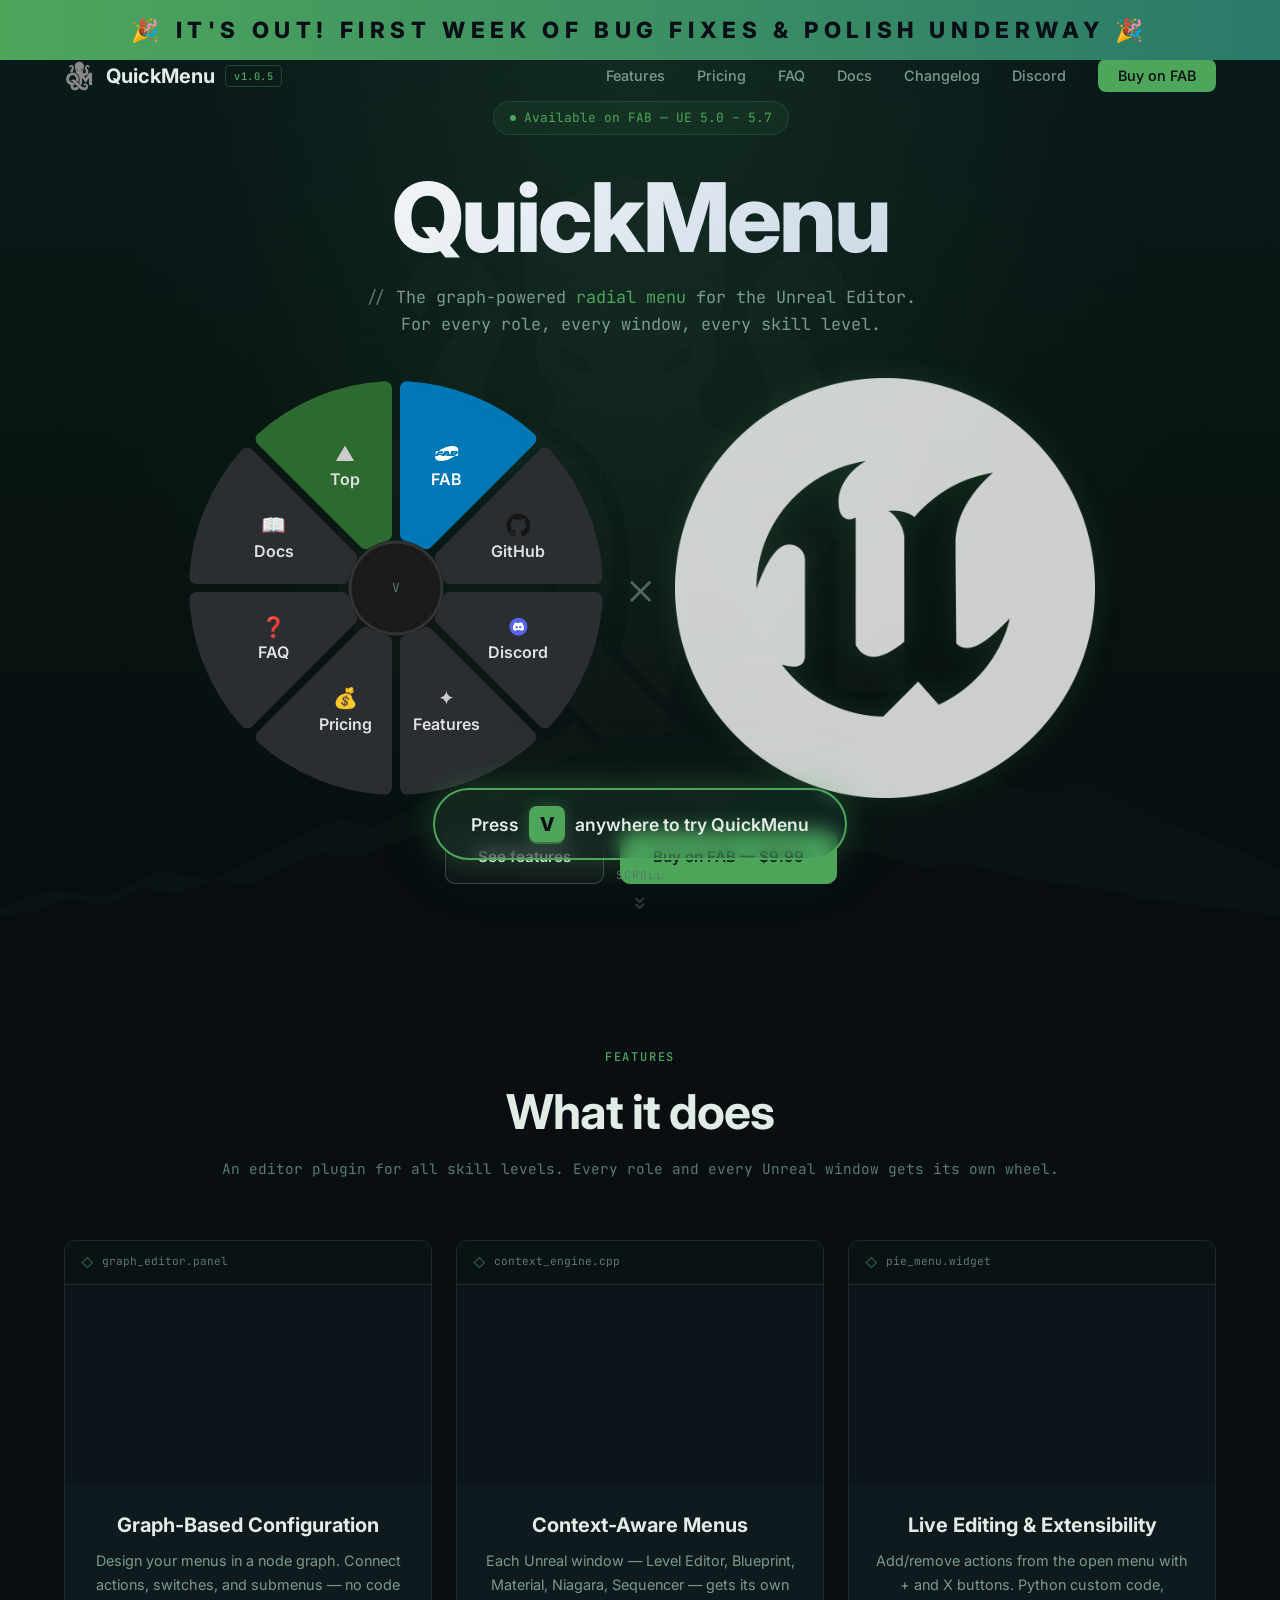
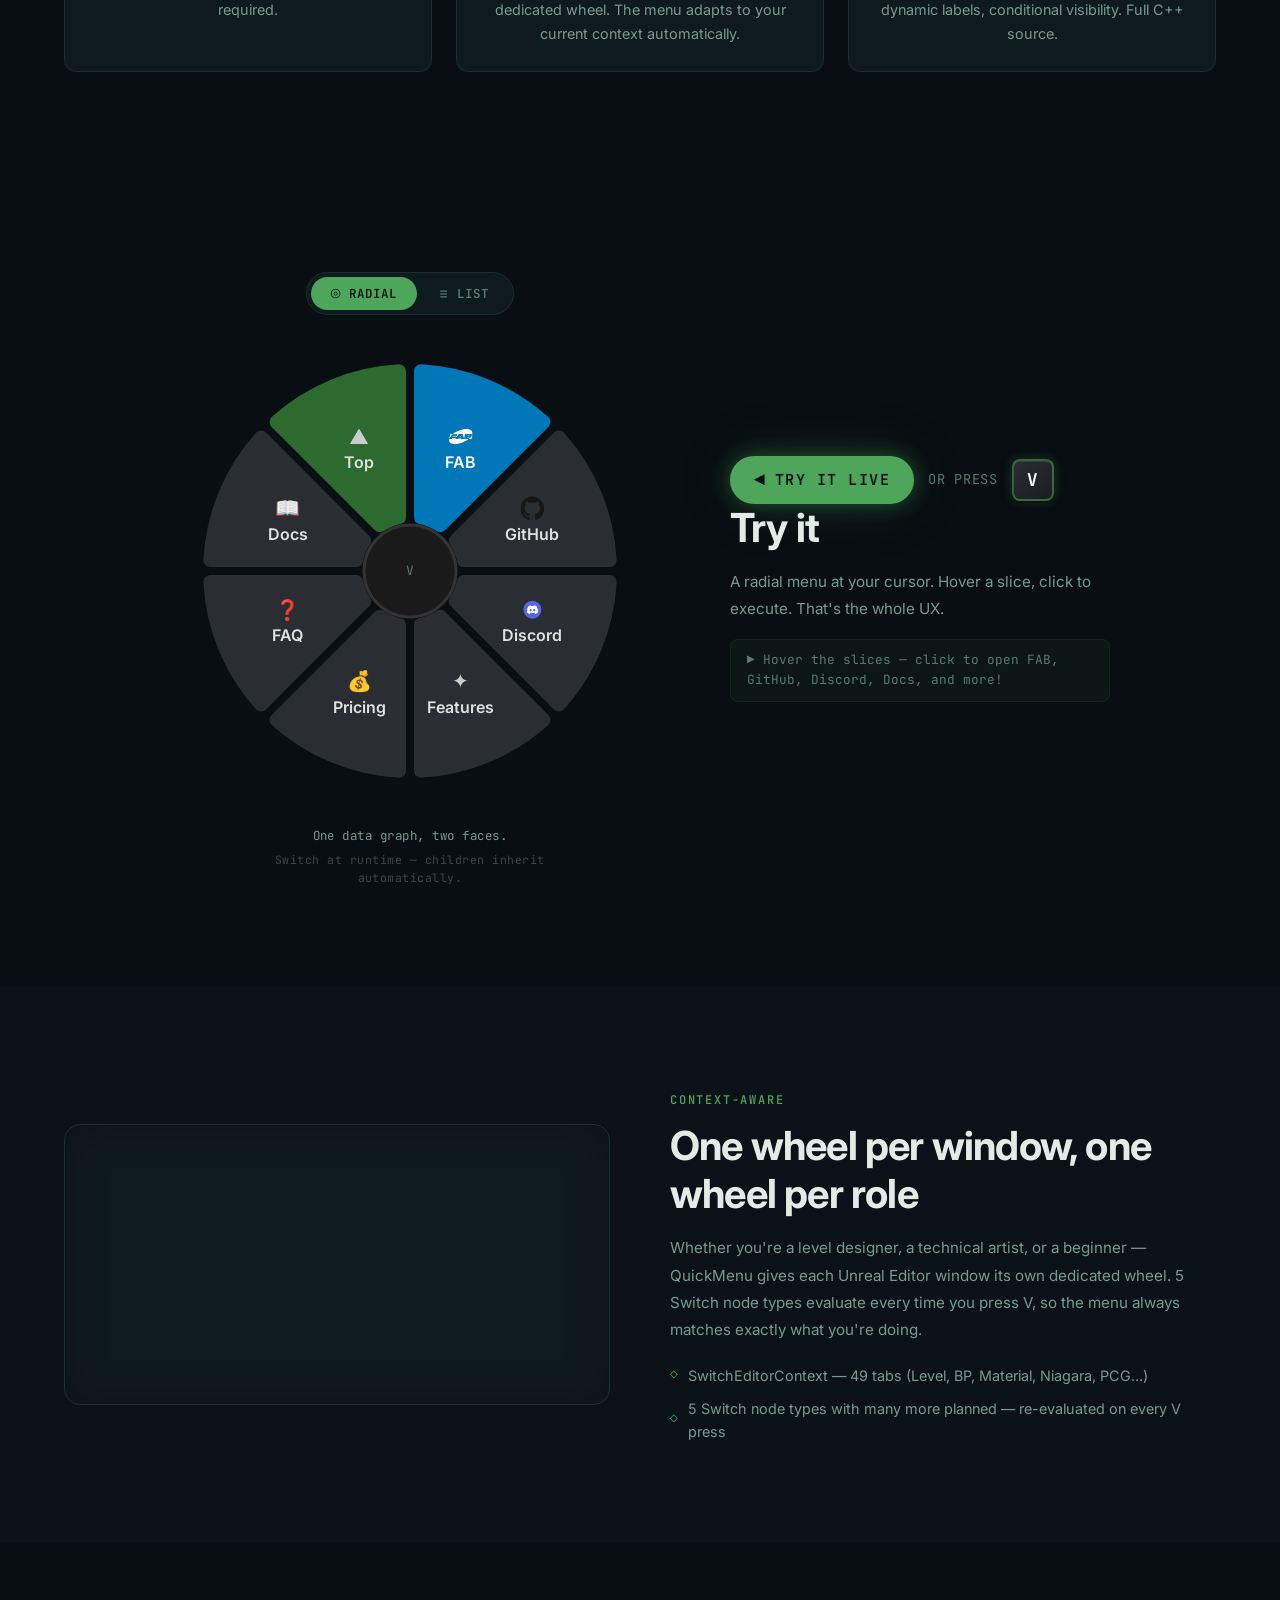
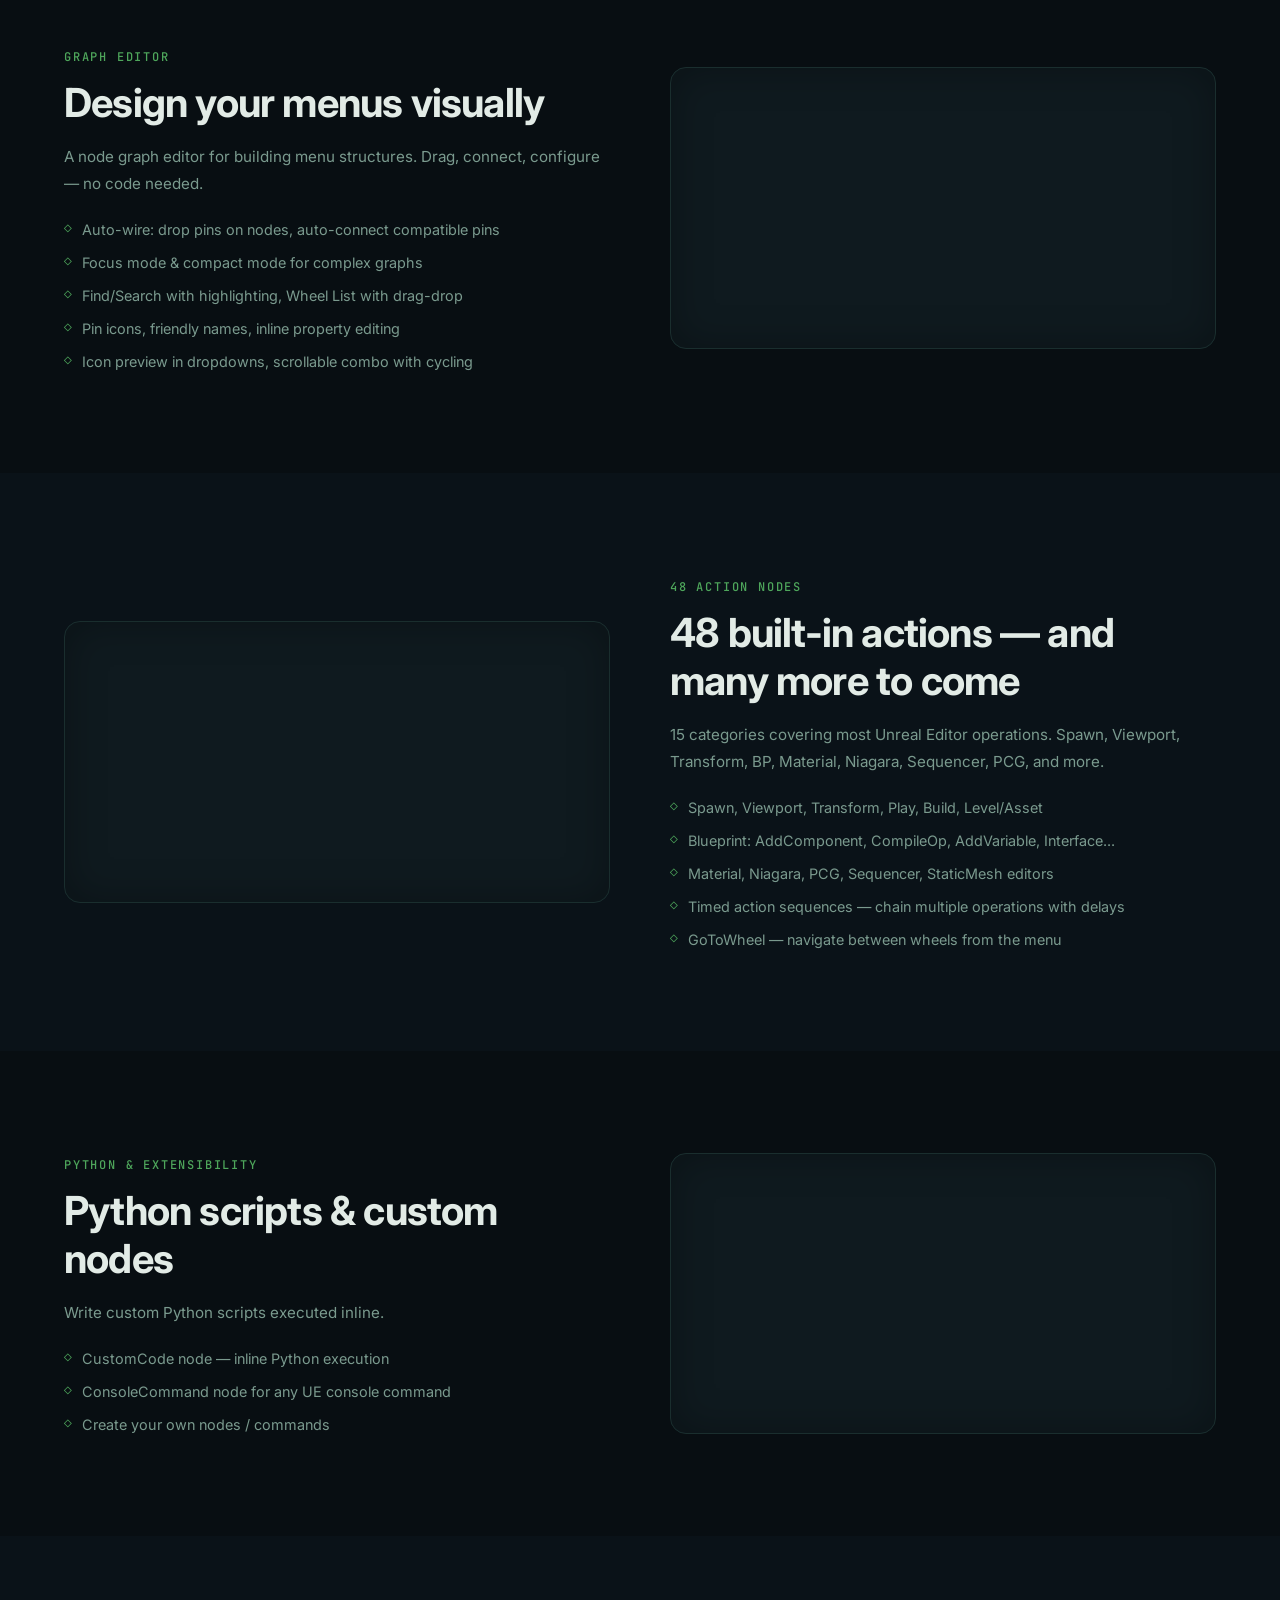
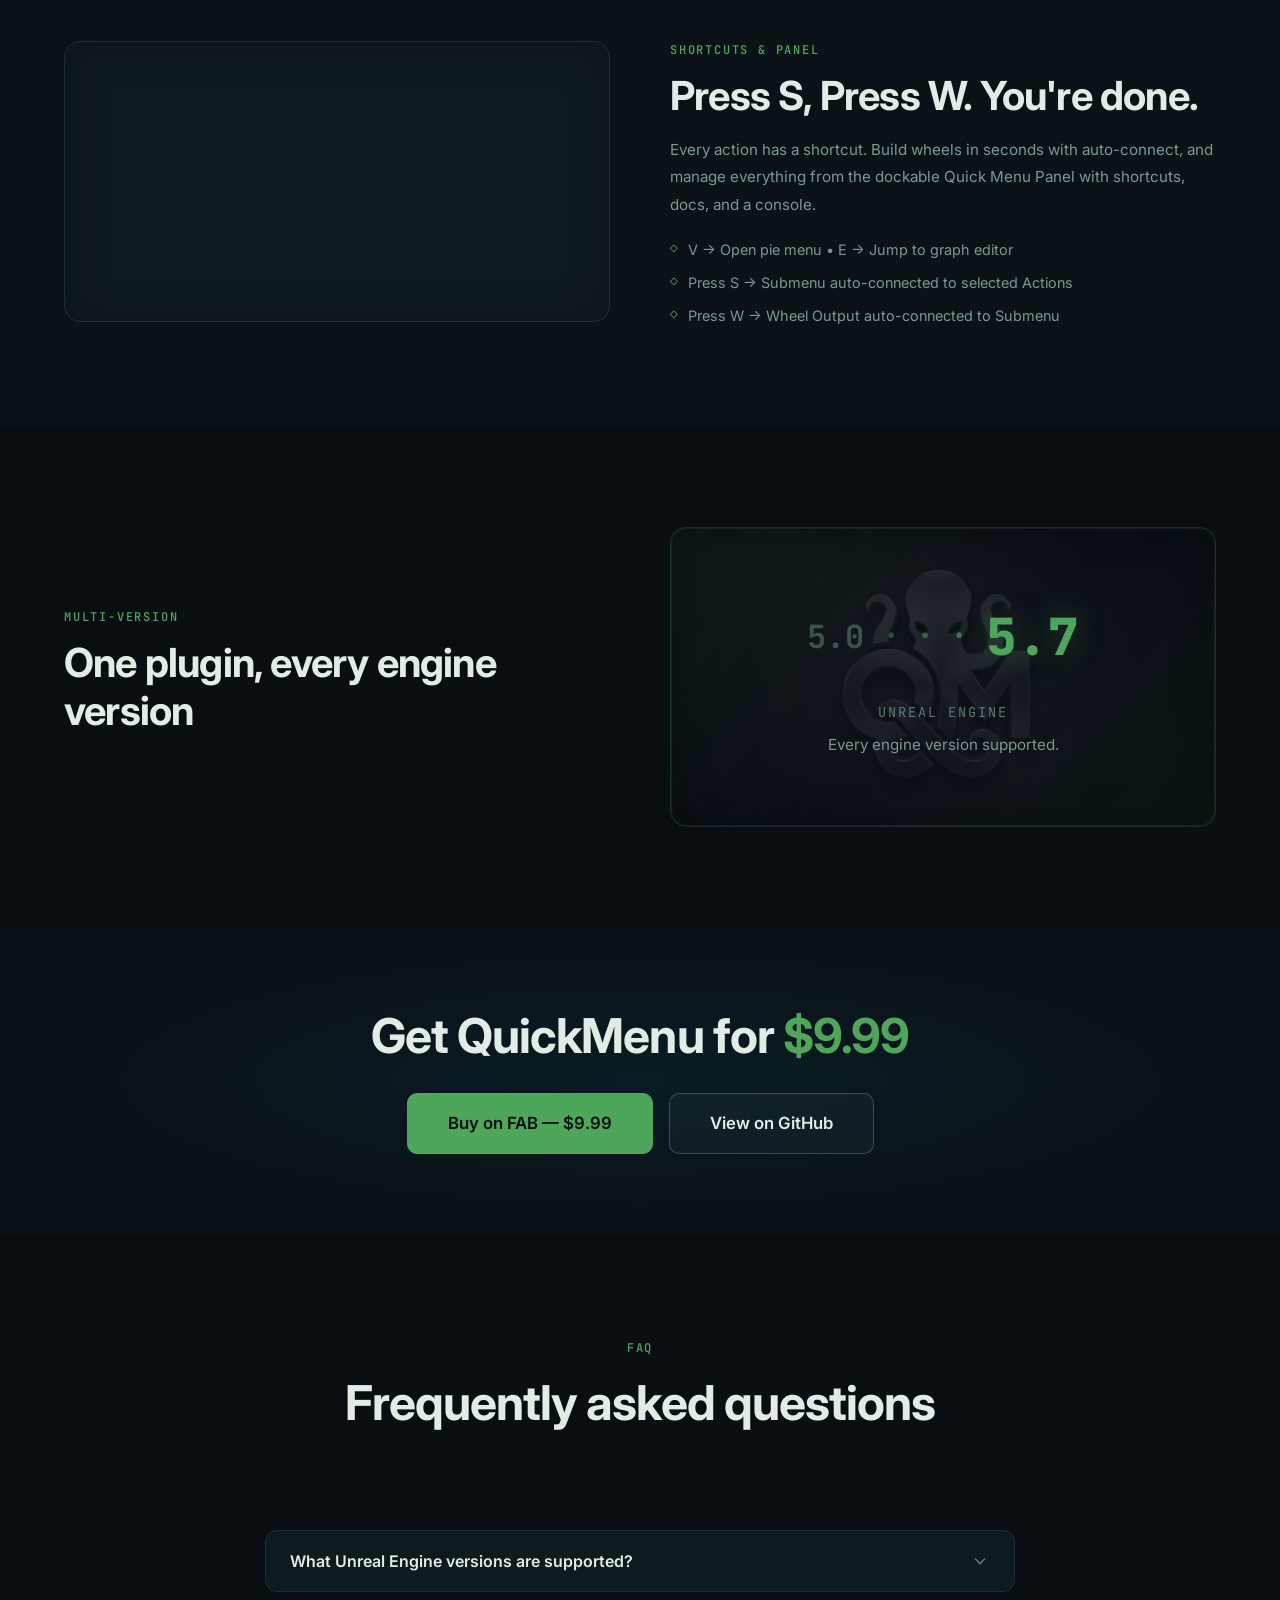
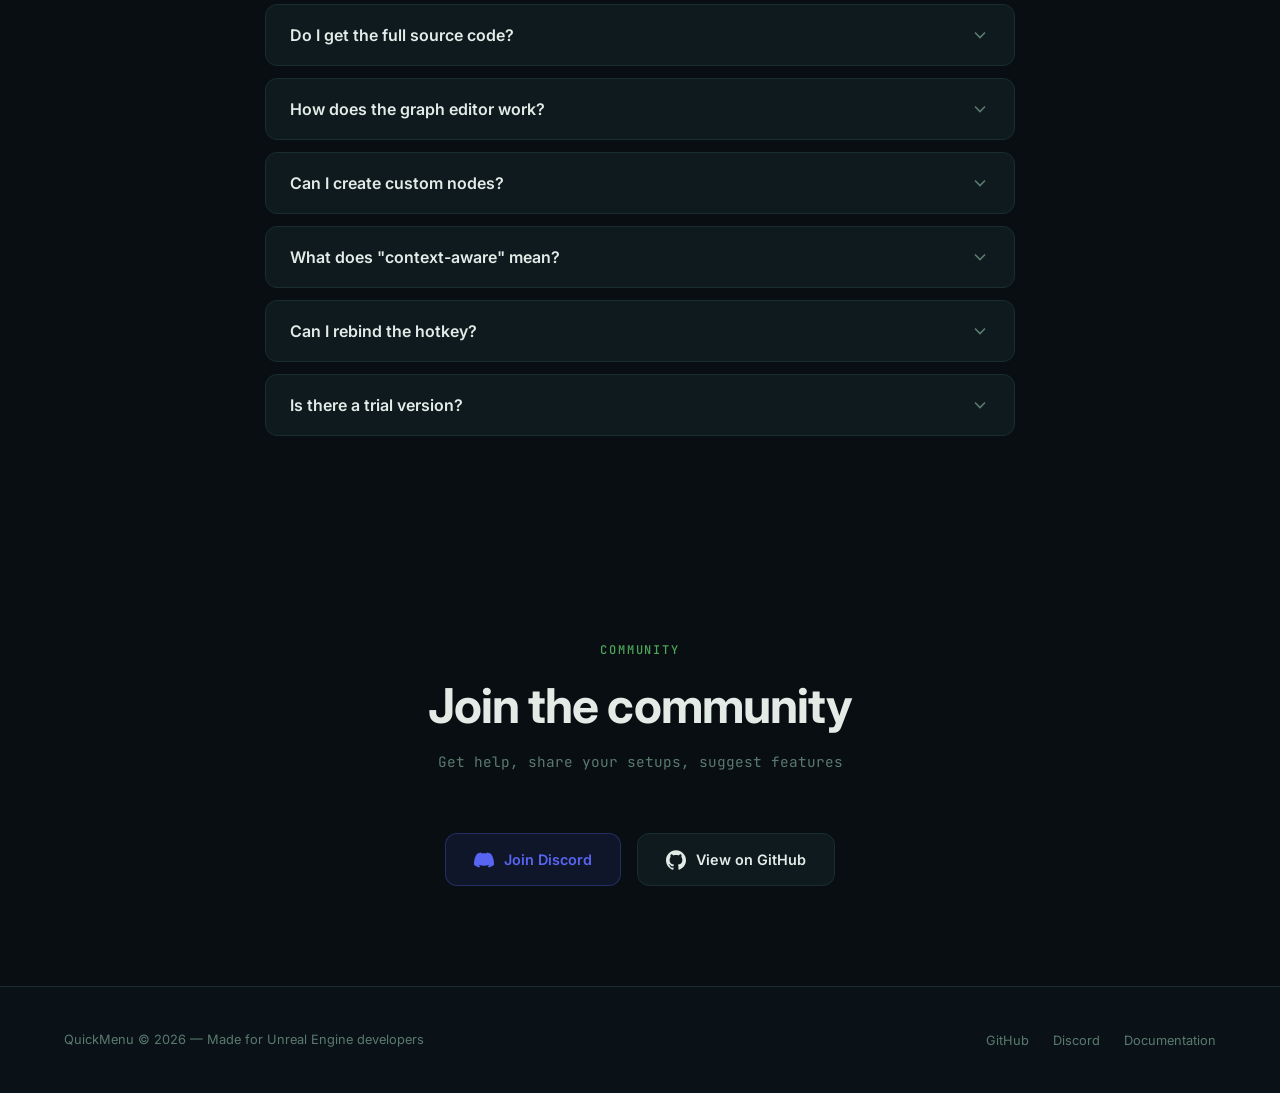
<file: index.html>
<!DOCTYPE html>
<html lang="en">
<head>
<meta charset="UTF-8">
<meta name="viewport" content="width=device-width, initial-scale=1.0">
<title>QuickMenu — Graph-Powered Radial Menu for Unreal Engine</title>
<meta name="description" content="A fully customizable radial pie menu for the Unreal Editor, configured through a visual node graph. Supports UE 5.0 – 5.7.">
<link rel="icon" type="image/svg+xml" href="images/LogoGray2.svg">
<link rel="preconnect" href="https://fonts.googleapis.com">
<link href="https://fonts.googleapis.com/css2?family=Inter:wght@300;400;500;600;700;800&family=JetBrains+Mono:wght@400;500;600&display=swap" rel="stylesheet">
<style>
/* ============================================
   RESET & BASE
   ============================================ */
*, *::before, *::after { margin: 0; padding: 0; box-sizing: border-box; }

:root {
  --bg-primary: #080e12;
  --bg-secondary: #0a1218;
  --bg-card: #0f1a1f;
  --bg-card-hover: #152428;
  --border: #1a2e2e;
  --border-hover: #4ea65b;
  --cyan: #4ea65b;
  --cyan-glow: rgba(78, 166, 91, 0.15);
  --cyan-dark: #3d8a4a;
  --violet: #2a7a6a;
  --violet-glow: rgba(42, 122, 106, 0.15);
  --green: #4ea65b;
  --red: #f87171;
  --text-primary: #e2ebe6;
  --text-secondary: #7a9a8e;
  --text-muted: #5a7a6e;
  --font-sans: 'Inter', -apple-system, BlinkMacSystemFont, sans-serif;
  --font-mono: 'JetBrains Mono', 'Fira Code', monospace;
  --max-width: 1200px;
}

html { scroll-behavior: smooth; }

body {
  font-family: var(--font-sans);
  background: var(--bg-primary);
  color: var(--text-primary);
  line-height: 1.6;
  overflow-x: hidden;
  -webkit-font-smoothing: antialiased;
}

a { color: var(--cyan); text-decoration: none; transition: color 0.3s; }
a:hover { color: #6bc478; }

.container {
  max-width: var(--max-width);
  margin: 0 auto;
  padding: 0 24px;
}

/* ============================================
   SOON AVAILABLE BANNER
   ============================================ */
.soon-banner {
  position: fixed;
  top: 0;
  left: 0;
  right: 0;
  z-index: 1100;
  background: linear-gradient(90deg, #4ea65b, #2a7a6a, #4ea65b);
  background-size: 200% 100%;
  animation: bannerShimmer 4s ease-in-out infinite;
  padding: 12px 0;
  text-align: center;
}
.soon-banner span {
  font-family: var(--font-sans);
  font-size: clamp(1rem, 2.5vw, 1.4rem);
  font-weight: 800;
  color: #0a0e17;
  letter-spacing: 0.25em;
  text-transform: uppercase;
}
@keyframes bannerShimmer {
  0%, 100% { background-position: 0% 50%; }
  50% { background-position: 100% 50%; }
}

/* ============================================
   NAVBAR
   ============================================ */
.navbar {
  position: fixed;
  top: 44px;
  left: 0;
  right: 0;
  z-index: 1000;
  padding: 16px 0;
  transition: all 0.4s ease;
  background: transparent;
}

.navbar.scrolled {
  background: rgba(10, 14, 23, 0.85);
  backdrop-filter: blur(20px);
  -webkit-backdrop-filter: blur(20px);
  border-bottom: 1px solid rgba(30, 45, 61, 0.5);
  padding: 12px 0;
}

.navbar .container {
  display: flex;
  align-items: center;
  justify-content: space-between;
}

.nav-logo {
  display: flex;
  align-items: center;
  gap: 10px;
  font-weight: 700;
  font-size: 1.25rem;
  color: var(--text-primary);
}

.nav-logo svg { width: 32px; height: 32px; }

.release-banner {
  background: linear-gradient(90deg, rgba(78, 166, 91, 0.15) 0%, rgba(78, 166, 91, 0.05) 100%);
  border-bottom: 1px solid rgba(78, 166, 91, 0.25);
  text-align: center;
  padding: 10px 20px;
  font-size: 0.85rem;
  color: var(--text-secondary);
  letter-spacing: 0.02em;
}
.release-banner a {
  color: var(--cyan);
  text-decoration: none;
  font-weight: 600;
}
.release-banner a:hover {
  text-decoration: underline;
}
.release-banner .release-new {
  background: var(--cyan);
  color: #0a0a0a;
  font-size: 0.7rem;
  font-weight: 700;
  padding: 2px 8px;
  border-radius: 3px;
  margin-right: 8px;
  letter-spacing: 0.05em;
  text-transform: uppercase;
}

.nav-version {
  font-family: var(--font-mono);
  font-size: 0.65rem;
  font-weight: 500;
  color: var(--cyan);
  border: 1px solid rgba(78, 166, 91, 0.3);
  padding: 2px 8px;
  border-radius: 4px;
  letter-spacing: 0.05em;
}

.nav-links {
  display: flex;
  align-items: center;
  gap: 32px;
  list-style: none;
}

.nav-links a {
  color: var(--text-secondary);
  font-size: 0.9rem;
  font-weight: 500;
  transition: color 0.3s;
}
.nav-links a:hover { color: var(--text-primary); }

.btn-nav {
  background: var(--cyan);
  color: var(--bg-primary) !important;
  padding: 8px 20px;
  border-radius: 8px;
  font-weight: 600;
  font-size: 0.85rem;
  transition: all 0.3s;
}
.btn-nav:hover {
  background: #6bc478;
  transform: translateY(-1px);
  box-shadow: 0 4px 20px rgba(78, 166, 91, 0.3);
}

.nav-hamburger {
  display: none;
  flex-direction: column;
  gap: 5px;
  cursor: pointer;
  background: none;
  border: none;
  padding: 4px;
}
.nav-hamburger span {
  display: block;
  width: 24px;
  height: 2px;
  background: var(--text-primary);
  border-radius: 2px;
  transition: all 0.3s;
}

/* ============================================
   HERO — PARALLAX MOUNTAIN
   ============================================ */
.hero {
  position: relative;
  height: 100vh;
  min-height: 700px;
  overflow: hidden;
  display: flex;
  align-items: center;
  justify-content: center;
}

.hero-bg {
  position: absolute;
  inset: 0;
  z-index: 1;
  background:
    radial-gradient(ellipse at 50% 0%, rgba(78, 166, 91, 0.1) 0%, transparent 50%),
    radial-gradient(ellipse at 50% 40%, rgba(42, 122, 106, 0.08) 0%, transparent 60%),
    linear-gradient(180deg, #0a1a1a 0%, #081410 50%, #080e12 100%);
}

.hero-octopus {
  position: absolute;
  top: 50%;
  left: 50%;
  transform: translate(-50%, -50%);
  width: 700px;
  height: auto;
  opacity: 0.06;
  z-index: 2;
  pointer-events: none;
  filter: brightness(0.5) sepia(1) hue-rotate(90deg) saturate(0.5);
}

.hero-grid {
  position: absolute;
  inset: 0;
  z-index: 2;
  background-image:
    linear-gradient(rgba(78, 166, 91, 0.03) 1px, transparent 1px),
    linear-gradient(90deg, rgba(78, 166, 91, 0.03) 1px, transparent 1px);
  background-size: 60px 60px;
  mask-image: radial-gradient(ellipse at center, black 30%, transparent 70%);
  -webkit-mask-image: radial-gradient(ellipse at center, black 30%, transparent 70%);
}

.hero-particles {
  position: absolute;
  inset: 0;
  z-index: 2;
  overflow: hidden;
}
.particle {
  position: absolute;
  width: 2px;
  height: 2px;
  background: var(--cyan);
  border-radius: 50%;
  opacity: 0;
  animation: particleFloat 8s infinite;
}

@keyframes particleFloat {
  0% { opacity: 0; transform: translateY(100vh) scale(0); }
  10% { opacity: 0.6; }
  90% { opacity: 0.6; }
  100% { opacity: 0; transform: translateY(-20vh) scale(1); }
}

.hero-content {
  position: relative;
  z-index: 5;
  text-align: center;
  will-change: transform;
}

.hero-badge {
  display: inline-flex;
  align-items: center;
  gap: 8px;
  background: rgba(78, 166, 91, 0.08);
  border: 1px solid rgba(78, 166, 91, 0.2);
  padding: 6px 16px;
  border-radius: 50px;
  font-family: var(--font-mono);
  font-size: 0.8rem;
  color: var(--cyan);
  margin-bottom: 32px;
}
.hero-badge .dot {
  width: 6px; height: 6px;
  background: var(--green);
  border-radius: 50%;
  animation: pulse 2s infinite;
}
@keyframes pulse {
  0%, 100% { opacity: 1; }
  50% { opacity: 0.4; }
}

.hero-logos {
  display: flex;
  align-items: center;
  justify-content: center;
  gap: 20px;
  margin-bottom: 32px;
}

.hero-logos-x {
  font-size: 3rem;
  font-weight: 300;
  color: var(--text-secondary);
  opacity: 0.6;
}

.hero-title-icon {
  flex-shrink: 0;
  width: 420px;
  height: 420px;
  filter: drop-shadow(0 0 15px rgba(78, 166, 91, 0.2));
  opacity: 0.8;
  transition: opacity 0.3s;
}
.hero-title-icon:hover { opacity: 1; }

/* Hero mini wheel */
.hero-wheel-mini {
  position: relative;
  width: 420px;
  height: 420px;
  flex-shrink: 0;
}

.hero-title-icon img {
  width: 100%;
  height: 100%;
  object-fit: contain;
}

.hero-title-icon svg {
  width: 100%;
  height: 100%;
}

.hero h1 {
  font-size: clamp(3rem, 8vw, 6rem);
  font-weight: 800;
  letter-spacing: -0.03em;
  line-height: 1.05;
  margin-bottom: 16px;
  background: linear-gradient(135deg, #ffffff 0%, #c0d0e0 100%);
  -webkit-background-clip: text;
  -webkit-text-fill-color: transparent;
  background-clip: text;
}

.hero-subtitle {
  font-family: var(--font-mono);
  font-size: clamp(0.85rem, 2vw, 1.05rem);
  color: var(--text-secondary);
  margin-bottom: 40px;
  font-weight: 400;
}
.hero-subtitle .comment { color: var(--text-muted); }
.hero-subtitle .keyword { color: var(--cyan); }

.hero-buttons {
  display: flex;
  gap: 16px;
  justify-content: center;
  flex-wrap: wrap;
}

.btn-ghost {
  padding: 14px 32px;
  border: 1px solid rgba(255,255,255,0.2);
  border-radius: 10px;
  color: var(--text-primary);
  font-weight: 600;
  font-size: 0.95rem;
  background: rgba(255,255,255,0.03);
  cursor: pointer;
  transition: all 0.3s;
}
.btn-ghost:hover {
  border-color: rgba(255,255,255,0.5);
  background: rgba(255,255,255,0.08);
  transform: translateY(-2px);
}

.btn-primary {
  padding: 14px 32px;
  border: 1px solid var(--cyan);
  border-radius: 10px;
  color: var(--bg-primary);
  font-weight: 600;
  font-size: 0.95rem;
  background: var(--cyan);
  cursor: pointer;
  transition: all 0.3s;
}
.btn-primary:hover {
  background: #6bc478;
  border-color: #6bc478;
  transform: translateY(-2px);
  box-shadow: 0 8px 30px rgba(78, 166, 91, 0.3);
}

/* Mountain silhouette overlay */
.hero-mountain {
  position: absolute;
  bottom: 0;
  left: 0;
  right: 0;
  z-index: 4;
  pointer-events: none;
  will-change: transform;
}
.hero-mountain svg {
  display: block;
  width: 100%;
  height: auto;
}

.scroll-indicator {
  position: absolute;
  bottom: 30px;
  left: 50%;
  transform: translateX(-50%);
  z-index: 15;
  display: flex;
  flex-direction: column;
  align-items: center;
  gap: 8px;
  color: var(--text-muted);
  font-size: 0.7rem;
  font-family: var(--font-mono);
  letter-spacing: 0.1em;
  text-transform: uppercase;
  animation: bounce 2s infinite;
}
@keyframes bounce {
  0%, 100% { transform: translateX(-50%) translateY(0); }
  50% { transform: translateX(-50%) translateY(8px); }
}
.scroll-indicator svg { width: 20px; height: 20px; opacity: 0.5; }

/* ============================================
   SECTION COMMON
   ============================================ */
section {
  padding: 100px 0;
  position: relative;
}

.section-label {
  display: inline-block;
  font-family: var(--font-mono);
  font-size: 0.75rem;
  font-weight: 500;
  color: var(--cyan);
  letter-spacing: 0.15em;
  text-transform: uppercase;
  margin-bottom: 16px;
}

.section-title {
  font-size: clamp(2rem, 4vw, 3rem);
  font-weight: 700;
  letter-spacing: -0.02em;
  line-height: 1.2;
  margin-bottom: 16px;
}

.section-subtitle {
  font-family: var(--font-mono);
  font-size: 0.9rem;
  color: var(--text-muted);
  margin-bottom: 60px;
}

/* Fade-in animation */
.fade-in {
  opacity: 0;
  transform: translateY(30px);
  transition: opacity 0.6s ease, transform 0.6s ease;
}
.fade-in.visible {
  opacity: 1;
  transform: translateY(0);
}

/* ============================================
   FEATURES
   ============================================ */
.features { background: var(--bg-primary); }

.features-grid {
  display: grid;
  grid-template-columns: repeat(3, 1fr);
  gap: 24px;
}

.feature-card {
  background: var(--bg-card);
  border: 1px solid var(--border);
  border-radius: 12px;
  overflow: hidden;
  transition: all 0.3s ease;
}
.feature-card:hover {
  border-color: var(--border-hover);
  transform: translateY(-4px);
  box-shadow: 0 20px 40px rgba(0,0,0,0.3), 0 0 30px var(--cyan-glow);
}

.card-header {
  display: flex;
  align-items: center;
  gap: 8px;
  padding: 12px 16px;
  background: rgba(0,0,0,0.3);
  border-bottom: 1px solid var(--border);
}
.card-header-icon {
  color: var(--cyan);
  font-size: 0.75rem;
  opacity: 0.6;
}
.card-header-title {
  font-family: var(--font-mono);
  font-size: 0.7rem;
  color: var(--text-muted);
}

.card-visual {
  height: 200px;
  display: flex;
  align-items: center;
  justify-content: center;
  background: rgba(0,0,0,0.2);
  position: relative;
  overflow: hidden;
}

.card-visual svg {
  width: 80%;
  height: 80%;
  opacity: 0.7;
}

.card-body { padding: 24px; }

.card-body h3 {
  font-size: 1.25rem;
  font-weight: 700;
  margin-bottom: 8px;
}

.card-body p {
  font-size: 0.9rem;
  color: var(--text-secondary);
  line-height: 1.7;
}

/* ============================================
   SHOWCASE
   ============================================ */
.showcase {
  background: var(--bg-secondary);
  position: relative;
}
.showcase::before {
  content: '';
  position: absolute;
  inset: 0;
  background-image:
    radial-gradient(circle, rgba(0,180,216,0.04) 1px, transparent 1px);
  background-size: 30px 30px;
  pointer-events: none;
}

.showcase-grid {
  display: grid;
  grid-template-columns: repeat(2, 1fr);
  gap: 20px;
  position: relative;
  z-index: 1;
}

.showcase-item {
  display: flex;
  align-items: flex-start;
  gap: 16px;
  padding: 24px;
  background: rgba(19, 26, 36, 0.6);
  border: 1px solid var(--border);
  border-radius: 12px;
  transition: all 0.3s;
}
.showcase-item:hover {
  border-color: rgba(78, 166, 91, 0.3);
  background: rgba(19, 26, 36, 0.9);
}

.showcase-icon {
  flex-shrink: 0;
  width: 48px;
  height: 48px;
  display: flex;
  align-items: center;
  justify-content: center;
  background: rgba(78, 166, 91, 0.08);
  border: 1px solid rgba(78, 166, 91, 0.15);
  border-radius: 10px;
  font-family: var(--font-mono);
  font-size: 1.1rem;
  font-weight: 600;
  color: var(--cyan);
}

.showcase-text h4 {
  font-size: 1rem;
  font-weight: 600;
  margin-bottom: 4px;
}
.showcase-text p {
  font-size: 0.85rem;
  color: var(--text-secondary);
}

/* ============================================
   INTERACTIVE WHEEL DEMO
   ============================================ */
.wheel-demo { background: var(--bg-primary); }

.wheel-demo-layout {
  display: flex;
  align-items: center;
  justify-content: center;
  gap: 80px;
}

.wheel-wrapper {
  position: relative;
  width: 480px;
  height: 480px;
  flex-shrink: 0;
}

.wheel-center {
  position: absolute;
  top: 50%; left: 50%;
  transform: translate(-50%, -50%);
  width: 95px; height: 95px;
  background: #1a1a1a;
  border: 3px solid #333;
  border-radius: 50%;
  z-index: 10;
  display: flex;
  align-items: center;
  justify-content: center;
  font-family: var(--font-mono);
  font-size: 0.8rem;
  color: var(--text-muted);
  transition: all 0.3s;
}

.wheel-slice {
  position: absolute;
  top: 50%; left: 50%;
  width: 200px;
  height: 200px;
  transform-origin: 0 0;
  cursor: pointer;
  transition: filter 0.25s, transform 0.25s;
}

.wheel-slice svg {
  width: 100%;
  height: 100%;
  overflow: visible;
}

.wheel-slice-bg {
  fill: #2a2d32;
  stroke: #2a2d32;
  stroke-width: 14;
  stroke-linejoin: round;
  paint-order: stroke fill;
  transition: fill 0.25s, stroke 0.25s;
}

.wheel-slice:hover .wheel-slice-bg { fill: #3a3d42; stroke: #3a3d42; }
.wheel-slice.active .wheel-slice-bg { fill: #0077b6; stroke: #0077b6; }
.wheel-slice.green .wheel-slice-bg { fill: #2d6a30; stroke: #2d6a30; }
.wheel-slice.green:hover .wheel-slice-bg { fill: #3a8a3d; stroke: #3a8a3d; }

.wheel-slice-label {
  fill: #e0e0e0;
  font-family: 'Inter', sans-serif;
  font-size: 16px;
  font-weight: 600;
  text-anchor: middle;
  pointer-events: none;
}

.wheel-slice-icon {
  fill: #ccc;
  font-family: 'Inter', sans-serif;
  font-size: 20px;
  text-anchor: middle;
  pointer-events: none;
}

.wheel-slice:hover .wheel-slice-label { fill: #fff; }
.wheel-slice.active .wheel-slice-label { fill: #fff; }
.wheel-slice:hover {
  filter: brightness(1.2);
  transform-origin: 0 0;
}

.wheel-tooltip {
  position: absolute;
  bottom: -40px;
  left: 50%;
  transform: translateX(-50%);
  background: var(--bg-card);
  border: 1px solid var(--border);
  border-radius: 8px;
  padding: 8px 16px;
  font-family: var(--font-mono);
  font-size: 0.8rem;
  color: var(--cyan);
  white-space: nowrap;
  opacity: 0;
  transition: opacity 0.3s;
  pointer-events: none;
}
.wheel-wrapper:hover .wheel-tooltip { opacity: 1; }

.wheel-info {
  max-width: 380px;
}
.wheel-info .section-label { margin-bottom: 12px; }
.wheel-info .try-it-badge {
  display: inline-flex;
  align-items: center;
  gap: 8px;
  font-family: var(--font-mono);
  font-size: 0.95rem;
  font-weight: 600;
  color: #0a0e17;
  background: var(--cyan);
  padding: 10px 24px;
  border-radius: 50px;
  letter-spacing: 0.1em;
  text-transform: uppercase;
  animation: tryItPulse 2s ease-in-out infinite;
  box-shadow: 0 0 20px rgba(78, 166, 91, 0.4), 0 0 60px rgba(78, 166, 91, 0.15);
  cursor: default;
}
.wheel-info .try-or-press {
  display: inline-flex;
  align-items: center;
  gap: 14px;
  flex-wrap: wrap;
}
.wheel-info .or-press-v {
  display: inline-flex;
  align-items: center;
  gap: 8px;
  font-family: var(--font-mono);
  font-size: 0.85rem;
  color: var(--text-muted);
  letter-spacing: 0.05em;
  text-transform: uppercase;
}
.wheel-info .key-v {
  display: inline-flex;
  align-items: center;
  justify-content: center;
  width: 42px;
  height: 42px;
  font-family: var(--font-mono);
  font-size: 1.1rem;
  font-weight: 700;
  color: #fff;
  background: linear-gradient(145deg, #2a2d32, #1a1d22);
  border: 2px solid rgba(78, 166, 91, 0.5);
  border-radius: 8px;
  box-shadow: 0 2px 0 #111, 0 0 12px rgba(78, 166, 91, 0.25), inset 0 1px 0 rgba(255,255,255,0.08);
  animation: keyGlow 2s ease-in-out infinite;
  cursor: default;
}
@keyframes keyGlow {
  0%, 100% { border-color: rgba(78, 166, 91, 0.5); box-shadow: 0 2px 0 #111, 0 0 12px rgba(78, 166, 91, 0.25), inset 0 1px 0 rgba(255,255,255,0.08); }
  50% { border-color: rgba(78, 166, 91, 0.9); box-shadow: 0 2px 0 #111, 0 0 20px rgba(78, 166, 91, 0.45), inset 0 1px 0 rgba(255,255,255,0.08); }
}
.wheel-info .try-it-badge .try-arrow {
  display: inline-block;
  animation: tryItArrow 1.5s ease-in-out infinite;
  font-size: 1.1rem;
}
@keyframes tryItPulse {
  0%, 100% { transform: scale(1); box-shadow: 0 0 20px rgba(78, 166, 91, 0.4), 0 0 60px rgba(78, 166, 91, 0.15); }
  50% { transform: scale(1.05); box-shadow: 0 0 30px rgba(78, 166, 91, 0.6), 0 0 80px rgba(78, 166, 91, 0.25); }
}
@keyframes tryItArrow {
  0%, 100% { transform: translateX(0); }
  50% { transform: translateX(-6px); }
}
.wheel-info h2 {
  font-size: clamp(1.8rem, 3.5vw, 2.5rem);
  font-weight: 700;
  letter-spacing: -0.02em;
  line-height: 1.2;
  margin-bottom: 16px;
}
.wheel-info p {
  font-size: 0.95rem;
  color: var(--text-secondary);
  line-height: 1.8;
  margin-bottom: 16px;
}
.wheel-info .hint {
  font-family: var(--font-mono);
  font-size: 0.8rem;
  color: var(--text-muted);
  padding: 10px 16px;
  background: rgba(78, 166, 91, 0.05);
  border: 1px solid rgba(78, 166, 91, 0.1);
  border-radius: 8px;
  display: inline-block;
}

/* ============================================
   WHEEL DEMO — Pie ⇄ List mode toggle
   ============================================ */
.wheel-stage {
  display: flex;
  flex-direction: column;
  align-items: center;
  gap: 16px;
}

.mode-toggle {
  display: inline-flex;
  background: var(--bg-card);
  border: 1px solid var(--border);
  border-radius: 999px;
  padding: 4px;
  gap: 2px;
  position: relative;
  z-index: 3;
}

.mode-toggle-btn {
  background: transparent;
  border: none;
  color: var(--text-muted);
  font-family: var(--font-mono);
  font-size: 0.78rem;
  font-weight: 600;
  letter-spacing: 0.08em;
  text-transform: uppercase;
  padding: 8px 20px;
  border-radius: 999px;
  cursor: pointer;
  transition: color 0.25s, background 0.25s;
  display: inline-flex;
  align-items: center;
  gap: 8px;
}

.mode-toggle-btn:hover { color: var(--text-primary); }

.mode-toggle-btn.is-active {
  background: var(--cyan);
  color: #0a1614;
}

.mode-toggle-btn .toggle-glyph {
  font-size: 0.95rem;
  line-height: 1;
}

.mode-caption {
  font-family: var(--font-mono);
  font-size: 0.78rem;
  color: var(--text-muted);
  text-align: center;
  letter-spacing: 0.04em;
  line-height: 1.5;
  max-width: 320px;
  margin: 0;
}
.mode-caption .accent { color: var(--text-secondary); }
.mode-caption .sub {
  display: block;
  margin-top: 6px;
  opacity: 0.55;
  font-size: 0.72rem;
}

/* SVG layer (radial wedges) */
.wheel-svg-layer {
  position: absolute;
  inset: 0;
  transition: opacity 350ms ease-out;
}

/* Row layer (list mode buttons) */
.wheel-row-layer {
  position: absolute;
  inset: 0;
  pointer-events: none;
}

.wheel-row {
  position: absolute;
  top: 50%;
  left: 50%;
  width: max-content;
  min-width: 118px;
  max-width: 170px;
  height: 36px;
  background: linear-gradient(180deg, #2a2d34 0%, #23262c 100%);
  border: 1px solid #3a3d44;
  border-radius: 6px;
  display: inline-flex;
  align-items: stretch;
  gap: 0;
  padding: 0;
  font-family: var(--font-sans);
  font-size: 0.8rem;
  font-weight: 600;
  color: var(--text-primary);
  cursor: pointer;
  opacity: 0;
  pointer-events: none;
  will-change: transform, opacity;
  text-align: left;
  box-shadow: 0 2px 4px rgba(0,0,0,0.35), inset 0 1px 0 rgba(255,255,255,0.04);
  overflow: hidden;
}

.wheel-row:hover {
  border-color: rgba(78, 166, 91, 0.55);
  background: linear-gradient(180deg, #32363d 0%, #292c33 100%);
}

.wheel-row.is-active {
  background: var(--cyan);
  border-color: var(--cyan-dark);
  color: #0a1614;
  box-shadow: 0 0 16px rgba(78, 166, 91, 0.45), inset 0 1px 0 rgba(255,255,255,0.18);
}
.wheel-row.is-active .wheel-row-icon { background: rgba(0,0,0,0.16); color: #0a1614; }
.wheel-row.is-active .wheel-row-icon img { filter: brightness(0); }
.wheel-row.is-active .wheel-row-meta { color: rgba(10, 22, 20, 0.55); }

.wheel-row.is-green {
  border-color: rgba(74, 222, 128, 0.45);
}

.wheel-row-icon {
  width: 30px;
  background: rgba(0, 0, 0, 0.22);
  border-right: 1px solid rgba(255, 255, 255, 0.04);
  display: inline-flex;
  align-items: center;
  justify-content: center;
  font-size: 0.95rem;
  color: var(--cyan);
  flex-shrink: 0;
}
.wheel-row-icon img { width: 16px; height: 16px; }

.wheel-row-label {
  flex: 1;
  overflow: hidden;
  text-overflow: ellipsis;
  white-space: nowrap;
  padding: 0 6px 0 9px;
  align-self: center;
}

.wheel-row-meta {
  font-family: var(--font-mono);
  font-size: 0.85rem;
  color: var(--text-muted);
  opacity: 0.55;
  padding-right: 9px;
  align-self: center;
}

/* Mode-driven visibility (applies to any container with data-mode, e.g. .wheel-wrapper or .qm-wheel) */
[data-mode="radial"] .wheel-svg-layer { opacity: 1; pointer-events: auto; }
[data-mode="radial"] .wheel-row        { opacity: 0; pointer-events: none; }
[data-mode="radial"] .wheel-center,
[data-mode="radial"] .qm-wheel-center  { opacity: 1; }

[data-mode="list"] .wheel-svg-layer { opacity: 0; pointer-events: none; }
[data-mode="list"] .wheel-row        { opacity: 1; pointer-events: auto; }
[data-mode="list"] .wheel-center,
[data-mode="list"] .qm-wheel-center  { opacity: 0; }

.wheel-wrapper .wheel-center,
.qm-wheel .qm-wheel-center { transition: opacity 350ms ease-out, all 0.3s; }

@media (prefers-reduced-motion: reduce) {
  .wheel-row, .wheel-svg-layer, .wheel-center {
    transition-duration: 200ms !important;
  }
}

@media (max-width: 900px) {
  .wheel-demo-layout {
    flex-direction: column;
    gap: 40px;
    text-align: center;
  }
  .wheel-wrapper { width: 360px; height: 360px; }
  .wheel-slice { width: 150px; height: 150px; }
  .wheel-center { width: 68px; height: 68px; }
  .wheel-row { min-width: 100px; max-width: 140px; height: 32px; font-size: 0.74rem; }
  .wheel-row-icon { width: 26px; }
  .wheel-row-icon img { width: 14px; height: 14px; }
}

/* ============================================
   FEATURE DETAIL SECTIONS (alternating layout)
   ============================================ */
.feature-detail {
  position: relative;
  overflow: hidden;
}
.feature-detail.alt { background: var(--bg-secondary); }

.feature-detail-grid {
  display: grid;
  grid-template-columns: 1fr 1fr;
  gap: 60px;
  align-items: center;
}
.feature-detail.reverse .feature-detail-grid {
  direction: rtl;
}
.feature-detail.reverse .feature-detail-grid > * {
  direction: ltr;
}

.feature-detail-text .section-label { margin-bottom: 12px; }
.feature-detail-text h2 {
  font-size: clamp(1.8rem, 3.5vw, 2.5rem);
  font-weight: 700;
  letter-spacing: -0.02em;
  line-height: 1.2;
  margin-bottom: 16px;
}
.feature-detail-text p {
  font-size: 0.95rem;
  color: var(--text-secondary);
  line-height: 1.8;
  margin-bottom: 20px;
}

.feature-detail-highlights {
  list-style: none;
  display: flex;
  flex-direction: column;
  gap: 10px;
}
.feature-detail-highlights li {
  display: flex;
  align-items: center;
  gap: 10px;
  font-size: 0.9rem;
  color: var(--text-secondary);
}
.feature-detail-highlights li .hl-icon {
  flex-shrink: 0;
  color: var(--cyan);
  font-family: var(--font-mono);
  font-size: 0.8rem;
  font-weight: 600;
}

.feature-detail-visual {
  position: relative;
  border-radius: 16px;
  overflow: hidden;
  border: 1px solid var(--border);
  background: var(--bg-card);
}
.feature-detail-visual img {
  display: block;
  width: 100%;
  height: auto;
}
.feature-detail-visual::after {
  content: '';
  position: absolute;
  inset: 0;
  border-radius: 16px;
  box-shadow: inset 0 0 40px rgba(0,0,0,0.3);
  pointer-events: none;
}

@media (max-width: 900px) {
  .feature-detail-grid {
    grid-template-columns: 1fr;
    gap: 32px;
    text-align: center;
  }
  .feature-detail.reverse .feature-detail-grid {
    direction: ltr;
  }
  .feature-detail-highlights { align-items: center; }
}

/* ============================================
   CODE PREVIEW
   ============================================ */
.code-section { background: var(--bg-primary); }

.code-block {
  max-width: 750px;
  margin: 0 auto;
  background: #0c1018;
  border: 1px solid var(--border);
  border-radius: 12px;
  overflow: hidden;
  font-family: var(--font-mono);
  font-size: 0.85rem;
}

.code-header {
  display: flex;
  align-items: center;
  gap: 8px;
  padding: 12px 16px;
  background: rgba(0,0,0,0.4);
  border-bottom: 1px solid var(--border);
}
.code-header-icon {
  color: var(--cyan);
  font-size: 0.75rem;
  opacity: 0.6;
}
.code-header .file-name {
  font-size: 0.75rem;
  color: var(--text-muted);
  margin-left: 8px;
}

.code-body {
  padding: 24px;
  line-height: 1.8;
  overflow-x: auto;
}

.code-body .node { color: var(--cyan); }
.code-body .action { color: var(--green); }
.code-body .param { color: #fbbf24; }
.code-body .line { color: var(--text-muted); }
.code-body .comment { color: var(--text-muted); font-style: italic; }

/* ============================================
   CTA BOTTOM
   ============================================ */
.cta-bottom {
  background: var(--bg-secondary);
  position: relative;
  padding: 80px 0;
}
.cta-bottom::before {
  content: '';
  position: absolute;
  inset: 0;
  background: radial-gradient(ellipse at 50% 50%, rgba(0,180,216,0.06) 0%, transparent 60%);
  pointer-events: none;
}

.btn-full {
  display: block;
  width: 100%;
  text-align: center;
  padding: 14px;
  border-radius: 10px;
  font-weight: 600;
  font-size: 0.95rem;
  cursor: pointer;
  transition: all 0.3s;
  border: none;
}
.btn-full.cyan {
  background: var(--cyan);
  color: var(--bg-primary);
}
.btn-full.cyan:hover {
  background: #6bc478;
  box-shadow: 0 8px 30px rgba(78, 166, 91, 0.3);
  transform: translateY(-2px);
}
.btn-full.outline {
  background: transparent;
  color: var(--text-primary);
  border: 1px solid var(--border);
}
.btn-full.outline:hover {
  border-color: var(--violet);
  background: rgba(42, 122, 106, 0.05);
}

/* ============================================
   FAQ
   ============================================ */
.faq { background: var(--bg-primary); }

.faq-list {
  max-width: 750px;
  margin: 0 auto;
  display: flex;
  flex-direction: column;
  gap: 12px;
}

.faq-item {
  background: var(--bg-card);
  border: 1px solid var(--border);
  border-radius: 12px;
  overflow: hidden;
  transition: border-color 0.3s;
}
.faq-item:hover,
.faq-item.open {
  border-color: rgba(78, 166, 91, 0.3);
}

.faq-question {
  display: flex;
  align-items: center;
  justify-content: space-between;
  gap: 16px;
  padding: 20px 24px;
  background: none;
  border: none;
  width: 100%;
  cursor: pointer;
  text-align: left;
  font-family: var(--font-sans);
  font-size: 1rem;
  font-weight: 600;
  color: var(--text-primary);
  transition: color 0.3s;
}
.faq-question:hover { color: var(--cyan); }

.faq-chevron {
  flex-shrink: 0;
  width: 20px;
  height: 20px;
  color: var(--text-muted);
  transition: transform 0.3s ease, color 0.3s;
}
.faq-item.open .faq-chevron {
  transform: rotate(180deg);
  color: var(--cyan);
}

.faq-answer {
  max-height: 0;
  overflow: hidden;
  transition: max-height 0.4s ease, padding 0.3s ease;
}
.faq-item.open .faq-answer {
  max-height: 300px;
}

.faq-answer-inner {
  padding: 0 24px 20px;
  font-size: 0.9rem;
  line-height: 1.7;
  color: var(--text-secondary);
}

.faq-answer-inner code {
  font-family: var(--font-mono);
  font-size: 0.8rem;
  background: rgba(78, 166, 91, 0.08);
  border: 1px solid rgba(78, 166, 91, 0.15);
  padding: 2px 6px;
  border-radius: 4px;
  color: var(--cyan);
}

/* ============================================
   COMMUNITY
   ============================================ */
.community {
  background: var(--bg-primary);
  text-align: center;
}

.social-links {
  display: flex;
  justify-content: center;
  gap: 16px;
  margin-top: 32px;
}

.social-btn {
  display: inline-flex;
  align-items: center;
  gap: 10px;
  padding: 14px 28px;
  border-radius: 12px;
  font-weight: 600;
  font-size: 0.9rem;
  transition: all 0.3s;
  border: 1px solid var(--border);
  background: var(--bg-card);
  color: var(--text-primary);
}
.social-btn:hover {
  transform: translateY(-2px);
  border-color: var(--border-hover);
}
.social-btn.discord {
  background: rgba(88, 101, 242, 0.1);
  border-color: rgba(88, 101, 242, 0.3);
  color: #5865F2;
}
.social-btn.discord:hover {
  background: rgba(88, 101, 242, 0.2);
  box-shadow: 0 8px 30px rgba(88, 101, 242, 0.2);
}
.social-btn.github:hover {
  box-shadow: 0 8px 30px rgba(255,255,255,0.05);
}

.social-btn svg { width: 20px; height: 20px; }

/* ============================================
   CONTACT SECTION
   ============================================ */
/* ============================================
   V-KEY QUICKMENU OVERLAY
   ============================================ */
.qm-overlay {
  position: fixed;
  top: 0; left: 0; right: 0; bottom: 0;
  background: rgba(0, 0, 0, 0);
  z-index: 9999;
  pointer-events: none;
  transition: background 0.25s ease;
}
.qm-overlay.active {
  background: rgba(0, 0, 0, 0.75);
  pointer-events: all;
}
.qm-wheel {
  position: fixed;
  width: 0; height: 0;
  z-index: 10000;
  transform: translate(-50%, -50%) scale(0);
  transition: transform 0.2s cubic-bezier(0.34, 1.56, 0.64, 1);
  pointer-events: none;
}
.qm-wheel.active {
  transform: translate(-50%, -50%) scale(1);
  pointer-events: all;
}
.qm-wheel-center {
  position: absolute;
  top: 50%; left: 50%;
  transform: translate(-50%, -50%);
  width: 60px; height: 60px;
  background: #1a1a1a;
  border: 2px solid var(--cyan);
  border-radius: 50%;
  z-index: 10001;
  display: flex;
  align-items: center;
  justify-content: center;
  font-family: var(--font-mono);
  font-size: 0.7rem;
  color: var(--cyan);
  box-shadow: 0 0 20px rgba(78, 166, 91, 0.3);
}
.qm-wheel .wheel-slice:hover .wheel-slice-bg { fill: #4a4d52; }
.qm-wheel .wheel-slice.active .wheel-slice-bg { fill: var(--cyan); }
.qm-wheel .wheel-slice.green .wheel-slice-bg { fill: #2d6a30; }
.qm-hint {
  position: fixed;
  bottom: 40px;
  left: 50%;
  transform: translateX(-50%) scale(0.9);
  font-family: var(--font-sans);
  font-size: 1.1rem;
  font-weight: 600;
  color: var(--text-primary);
  background: linear-gradient(135deg, rgba(78, 166, 91, 0.15), rgba(42, 122, 106, 0.15));
  border: 2px solid var(--cyan);
  padding: 16px 36px;
  border-radius: 50px;
  z-index: 10001;
  opacity: 0;
  transition: opacity 0.5s, transform 0.5s;
  pointer-events: none;
  box-shadow: 0 0 30px rgba(78, 166, 91, 0.3), 0 0 80px rgba(78, 166, 91, 0.1);
  animation: hintGlow 2s ease-in-out infinite;
  backdrop-filter: blur(10px);
}
.qm-hint .v-key {
  display: inline-flex;
  align-items: center;
  justify-content: center;
  width: 36px;
  height: 36px;
  background: var(--cyan);
  color: #0a0e17;
  font-weight: 800;
  font-size: 1.2rem;
  border-radius: 8px;
  margin: 0 6px;
  box-shadow: 0 2px 0 rgba(78, 166, 91, 0.5), 0 0 15px rgba(78, 166, 91, 0.4);
}
.qm-hint.active {
  opacity: 1;
  transform: translateX(-50%) scale(1);
}
@keyframes hintGlow {
  0%, 100% { box-shadow: 0 0 30px rgba(78, 166, 91, 0.3), 0 0 80px rgba(78, 166, 91, 0.1); }
  50% { box-shadow: 0 0 40px rgba(78, 166, 91, 0.5), 0 0 100px rgba(78, 166, 91, 0.2); }
}

/* ============================================
   FOOTER
   ============================================ */
.footer {
  background: var(--bg-secondary);
  border-top: 1px solid var(--border);
  padding: 40px 0;
  text-align: center;
}

.footer-content {
  display: flex;
  justify-content: space-between;
  align-items: center;
  flex-wrap: wrap;
  gap: 16px;
}

.footer-copy {
  font-size: 0.8rem;
  color: var(--text-muted);
}

.footer-links {
  display: flex;
  gap: 24px;
  list-style: none;
}
.footer-links a {
  font-size: 0.8rem;
  color: var(--text-muted);
}
.footer-links a:hover { color: var(--text-primary); }

/* ============================================
   RESPONSIVE
   ============================================ */
@media (max-width: 900px) {
  .features-grid { grid-template-columns: 1fr; max-width: 500px; margin: 0 auto; }
  .showcase-grid { grid-template-columns: 1fr; }
}

@media (max-width: 768px) {
  .nav-links { display: none; }
  .nav-links.open {
    display: flex;
    flex-direction: column;
    position: absolute;
    top: 100%;
    left: 0;
    right: 0;
    background: rgba(10, 14, 23, 0.95);
    backdrop-filter: blur(20px);
    padding: 24px;
    gap: 20px;
    border-bottom: 1px solid var(--border);
  }
  .nav-hamburger { display: flex; }

  .hero h1 { font-size: 2.8rem; }
  .hero-title-icon { width: 120px; height: 120px; }
  .hero-buttons { flex-direction: column; align-items: center; }
  .hero-buttons .btn-ghost,
  .hero-buttons .btn-primary { width: 200px; text-align: center; }

  section { padding: 60px 0; }
  .section-title { font-size: 1.8rem; }

  .social-links { flex-direction: column; align-items: center; }

  .footer-content { flex-direction: column; text-align: center; }
}
</style>
</head>
<body>

<!-- V-Key QuickMenu overlay -->
<div class="qm-overlay" id="qmOverlay"></div>
<div class="qm-wheel" id="qmWheel">
  <div class="qm-wheel-center">V</div>
</div>
<div class="qm-hint" id="qmHint">Press <span class="v-key">V</span> anywhere to try QuickMenu</div>

<!-- ======================================
     RELEASE BANNER
     ====================================== -->
<div class="soon-banner">
  <span>&#127881; It's OUT! First week of bug fixes & polish underway &#127881;</span>
</div>

<!-- ======================================
     RELEASE BANNER
     ====================================== -->
<div class="release-banner">
  <span class="release-new">New</span>
  Version 1.0.5 is out — persistent settings, redesigned panel, inherit mode &amp; more.
  <a href="https://docs.quickmenuplugin.com/changelog/" target="_blank">See changelog &rarr;</a>
</div>

<!-- ======================================
     NAVBAR
     ====================================== -->
<nav class="navbar" id="navbar">
  <div class="container">
    <a href="#" class="nav-logo">
      <img src="images/LogoGray2.svg" alt="QuickMenu" style="width:32px; height:32px;">
      QuickMenu
      <span class="nav-version">v1.0.5</span>
    </a>
    <button class="nav-hamburger" id="hamburger" aria-label="Menu">
      <span></span><span></span><span></span>
    </button>
    <ul class="nav-links" id="navLinks">
      <li><a href="#features">Features</a></li>
      <li><a href="#pricing">Pricing</a></li>
      <li><a href="#faq">FAQ</a></li>
      <li><a href="https://docs.quickmenuplugin.com" target="_blank">Docs</a></li>
      <li><a href="https://docs.quickmenuplugin.com/changelog/" target="_blank">Changelog</a></li>
      <li><a href="https://discord.gg/YYc2v8k5BA" target="_blank">Discord</a></li>
      <li><a href="https://www.fab.com/listings/885143e3-d6ec-4c71-b9f1-32aed3bf60c8" target="_blank" class="btn-nav">Buy on FAB</a></li>
    </ul>
  </div>
</nav>

<!-- ======================================
     HERO
     ====================================== -->
<section class="hero" id="hero">
  <div class="hero-bg"></div>
  <div class="hero-grid"></div>
  <div class="hero-particles" id="particles"></div>

  <img src="images/LogoGray2.svg" alt="" class="hero-octopus" aria-hidden="true">

  <div class="hero-content" id="heroContent">
    <div class="hero-badge">
      <span class="dot"></span>
      Available on FAB — UE 5.0 – 5.7
    </div>
    <h1>QuickMenu</h1>
    <p class="hero-subtitle">
      <span class="comment">// </span>The graph-powered <span class="keyword">radial menu</span> for the Unreal Editor.<br>For every role, every window, every skill level.
    </p>
    <div class="hero-logos">
      <div class="hero-wheel-mini" id="heroMiniWheel">
        <div class="wheel-center" style="width:95px;height:95px;font-size:0.8rem;">V</div>
      </div>
      <span class="hero-logos-x">&times;</span>
      <div class="hero-title-icon">
        <img src="images/UE-Icon-White.png" alt="Unreal Engine">
      </div>
    </div>
    <div class="hero-buttons">
      <a href="#features" class="btn-ghost">See features</a>
      <a href="https://www.fab.com/listings/885143e3-d6ec-4c71-b9f1-32aed3bf60c8" target="_blank" class="btn-primary">Buy on FAB — $9.99</a>
    </div>
  </div>

  <!-- Mountain silhouette — foreground layer for parallax -->
  <div class="hero-mountain" id="heroMountain">
    <svg viewBox="0 0 1440 320" preserveAspectRatio="none" xmlns="http://www.w3.org/2000/svg">
      <!-- Far mountain range (darker) -->
      <path d="M0,280 L60,260 L120,270 L180,240 L240,250 L300,220 L340,200 L380,180 L420,190 L460,170 L500,150 L540,140 L570,120 L600,130 L640,110 L680,100 L710,80 L740,90 L780,70 L820,85 L860,75 L900,95 L940,105 L980,90 L1020,110 L1060,130 L1100,120 L1140,145 L1180,155 L1220,140 L1260,160 L1300,180 L1340,195 L1380,210 L1420,230 L1440,240 L1440,320 L0,320 Z"
            fill="#0a1614" opacity="0.7"/>
      <!-- Near mountain range (foreground) -->
      <path d="M0,320 L0,290 L40,285 L80,270 L120,280 L160,260 L200,265 L240,250 L280,255 L320,235 L360,220 L400,225 L440,210 L480,195 L510,180 L540,170 L570,175 L600,160 L640,170 L680,155 L720,165 L760,175 L800,185 L840,195 L880,200 L920,210 L960,215 L1000,225 L1040,235 L1080,230 L1120,240 L1160,250 L1200,255 L1240,260 L1280,270 L1320,275 L1360,280 L1400,285 L1440,290 L1440,320 Z"
            fill="var(--bg-primary)"/>
    </svg>
  </div>

  <div class="scroll-indicator">
    <span>scroll</span>
    <svg viewBox="0 0 24 24" fill="none" stroke="currentColor" stroke-width="2">
      <path d="M7 13l5 5 5-5M7 6l5 5 5-5"/>
    </svg>
  </div>
</section>

<!-- ======================================
     FEATURES
     ====================================== -->
<section class="features" id="features">
  <div class="container" style="text-align:center;">
    <span class="section-label fade-in">Features</span>
    <h2 class="section-title fade-in">What it does</h2>
    <p class="section-subtitle fade-in">An editor plugin for all skill levels. Every role and every Unreal window gets its own wheel.</p>

    <div class="features-grid">

      <!-- Card 1 -->
      <div class="feature-card fade-in">
        <div class="card-header">
          <span class="card-header-icon">&#9671;</span>
          <span class="card-header-title">graph_editor.panel</span>
        </div>
        <div class="card-visual">
          <video autoplay loop muted playsinline style="width:100%; height:100%; object-fit:cover; opacity:0.85;">
            <source src="images/GraphOverview_x3.mp4" type="video/mp4">
          </video>
        </div>
        <div class="card-body">
          <h3>Graph-Based Configuration</h3>
          <p>Design your menus in a node graph. Connect actions, switches, and submenus — no code required.</p>
        </div>
      </div>

      <!-- Card 2 -->
      <div class="feature-card fade-in">
        <div class="card-header">
          <span class="card-header-icon">&#9671;</span>
          <span class="card-header-title">context_engine.cpp</span>
        </div>
        <div class="card-visual">
          <video autoplay loop muted playsinline style="width:100%; height:100%; object-fit:cover; opacity:0.85; border-radius:12px;">
            <source src="images/ContextWheels_x3.mp4" type="video/mp4">
          </video>
        </div>
        <div class="card-body">
          <h3>Context-Aware Menus</h3>
          <p>Each Unreal window &mdash; Level Editor, Blueprint, Material, Niagara, Sequencer &mdash; gets its own dedicated wheel. The menu adapts to your current context automatically.</p>
        </div>
      </div>

      <!-- Card 3 -->
      <div class="feature-card fade-in">
        <div class="card-header">
          <span class="card-header-icon">&#9671;</span>
          <span class="card-header-title">pie_menu.widget</span>
        </div>
        <div class="card-visual">
          <video autoplay loop muted playsinline style="width:100%; height:100%; object-fit:cover; opacity:0.85;">
            <source src="images/WedgeSettingsThroughPieMenuV2.mp4" type="video/mp4">
          </video>
        </div>
        <div class="card-body">
          <h3>Live Editing &amp; Extensibility</h3>
          <p>Add/remove actions from the open menu with + and X buttons. Python custom code, dynamic labels, conditional visibility. Full C++ source.</p>
        </div>
      </div>

    </div>
  </div>
</section>


<!-- ======================================
     INTERACTIVE WHEEL DEMO
     ====================================== -->
<section class="wheel-demo" id="wheel-demo">
  <div class="container">
    <div class="wheel-demo-layout">
      <div class="wheel-stage fade-in">
        <div class="mode-toggle" role="tablist" aria-label="Display mode">
          <button class="mode-toggle-btn is-active" data-mode="radial" role="tab" aria-selected="true"><span class="toggle-glyph">&#9678;</span> Radial</button>
          <button class="mode-toggle-btn" data-mode="list" role="tab" aria-selected="false"><span class="toggle-glyph">&#8801;</span> List</button>
        </div>
        <div class="wheel-wrapper" id="wheelWrapper" data-mode="radial">
          <div class="wheel-center" id="wheelCenter">V</div>
          <div class="wheel-tooltip" id="wheelTooltip">Hover a slice</div>
          <!-- SVG layer & row layer generated by JS -->
        </div>
        <p class="mode-caption"><span class="accent">One data graph, two faces.</span><span class="sub">Switch at runtime &mdash; children inherit automatically.</span></p>
      </div>
      <div class="wheel-info fade-in">
        <div class="try-or-press">
          <span class="try-it-badge"><span class="try-arrow">&#9664;</span> Try it live</span>
          <span class="or-press-v">or press</span>
          <span class="key-v">V</span>
        </div>
        <h2>Try it</h2>
        <p>A radial menu at your cursor. Hover a slice, click to execute. That's the whole UX.</p>
        <div class="hint">&#9654; Hover the slices — click to open FAB, GitHub, Discord, Docs, and more!</div>
      </div>
    </div>
  </div>
</section>


<!-- ======================================
     2. CONTEXT-AWARE
     ====================================== -->
<section class="feature-detail alt reverse" id="context-aware">
  <div class="container">
    <div class="feature-detail-grid">
      <div class="feature-detail-text fade-in">
        <span class="section-label">Context-Aware</span>
        <h2>One wheel per window, one wheel per role</h2>
        <p>Whether you're a level designer, a technical artist, or a beginner &mdash; QuickMenu gives each Unreal Editor window its own dedicated wheel. 5 Switch node types evaluate every time you press V, so the menu always matches exactly what you're doing.</p>
        <ul class="feature-detail-highlights">
          <li><span class="hl-icon">&#9671;</span> SwitchEditorContext &mdash; 49 tabs (Level, BP, Material, Niagara, PCG...)</li>
          <li><span class="hl-icon">&#9671;</span> 5 Switch node types with many more planned &mdash; re-evaluated on every V press</li>
        </ul>
      </div>
      <div class="feature-detail-visual fade-in">
        <video autoplay loop muted playsinline style="width:100%; border-radius:12px;">
          <source src="images/FocuesesWheels_x3.mp4" type="video/mp4">
        </video>
      </div>
    </div>
  </div>
</section>

<!-- ======================================
     3. GRAPH EDITOR
     ====================================== -->
<section class="feature-detail" id="graph-editor">
  <div class="container">
    <div class="feature-detail-grid">
      <div class="feature-detail-text fade-in">
        <span class="section-label">Graph Editor</span>
        <h2>Design your menus visually</h2>
        <p>A node graph editor for building menu structures. Drag, connect, configure — no code needed.</p>
        <ul class="feature-detail-highlights">
          <li><span class="hl-icon">&#9671;</span> Auto-wire: drop pins on nodes, auto-connect compatible pins</li>
          <li><span class="hl-icon">&#9671;</span> Focus mode &amp; compact mode for complex graphs</li>
          <li><span class="hl-icon">&#9671;</span> Find/Search with highlighting, Wheel List with drag-drop</li>
          <li><span class="hl-icon">&#9671;</span> Pin icons, friendly names, inline property editing</li>
          <li><span class="hl-icon">&#9671;</span> Icon preview in dropdowns, scrollable combo with cycling</li>
        </ul>
      </div>
      <div class="feature-detail-visual fade-in">
        <video autoplay loop muted playsinline style="width:100%; border-radius:12px;">
          <source src="images/GraphEditorShowcase_combined_x3.mp4" type="video/mp4">
        </video>
      </div>
    </div>
  </div>
</section>

<!-- ======================================
     4. 48 ACTION NODES
     ====================================== -->
<section class="feature-detail alt reverse" id="actions">
  <div class="container">
    <div class="feature-detail-grid">
      <div class="feature-detail-text fade-in">
        <span class="section-label">48 Action Nodes</span>
        <h2>48 built-in actions &mdash; and many more to come</h2>
        <p>15 categories covering most Unreal Editor operations. Spawn, Viewport, Transform, BP, Material, Niagara, Sequencer, PCG, and more.</p>
        <ul class="feature-detail-highlights">
          <li><span class="hl-icon">&#9671;</span> Spawn, Viewport, Transform, Play, Build, Level/Asset</li>
          <li><span class="hl-icon">&#9671;</span> Blueprint: AddComponent, CompileOp, AddVariable, Interface...</li>
          <li><span class="hl-icon">&#9671;</span> Material, Niagara, PCG, Sequencer, StaticMesh editors</li>
          <li><span class="hl-icon">&#9671;</span> Timed action sequences &mdash; chain multiple operations with delays</li>
          <li><span class="hl-icon">&#9671;</span> GoToWheel &mdash; navigate between wheels from the menu</li>
        </ul>
      </div>
      <div class="feature-detail-visual fade-in">
        <video autoplay loop muted playsinline style="width:100%; border-radius:12px;">
          <source src="images/FocuesesWheels_x3.mp4" type="video/mp4">
        </video>
      </div>
    </div>
  </div>
</section>

<!-- ======================================
     5. PYTHON & EXTENSIBILITY
     ====================================== -->
<section class="feature-detail" id="extensibility">
  <div class="container">
    <div class="feature-detail-grid">
      <div class="feature-detail-text fade-in">
        <span class="section-label">Python &amp; Extensibility</span>
        <h2>Python scripts &amp; custom nodes</h2>
        <p>Write custom Python scripts executed inline.</p>
        <ul class="feature-detail-highlights">
          <li><span class="hl-icon">&#9671;</span> CustomCode node &mdash; inline Python execution</li>
          <li><span class="hl-icon">&#9671;</span> ConsoleCommand node for any UE console command</li>
          <li><span class="hl-icon">&#9671;</span> Create your own nodes / commands</li>
        </ul>
      </div>
      <div class="feature-detail-visual fade-in">
        <video autoplay loop muted playsinline style="width:100%; border-radius:12px;">
          <source src="images/PythonWheelGraph.mp4" type="video/mp4">
        </video>
      </div>
    </div>
  </div>
</section>

<!-- ======================================
     6. SHORTCUTS & PANEL
     ====================================== -->
<section class="feature-detail alt reverse" id="shortcuts">
  <div class="container">
    <div class="feature-detail-grid">
      <div class="feature-detail-text fade-in">
        <span class="section-label">Shortcuts &amp; Panel</span>
        <h2>Press S, Press W. You're done.</h2>
        <p>Every action has a shortcut. Build wheels in seconds with auto-connect, and manage everything from the dockable Quick Menu Panel with shortcuts, docs, and a console.</p>
        <ul class="feature-detail-highlights">
          <li><span class="hl-icon">&#9671;</span> V &rarr; Open pie menu &bull; E &rarr; Jump to graph editor</li>
          <li><span class="hl-icon">&#9671;</span> Press S &rarr; Submenu auto-connected to selected Actions</li>
          <li><span class="hl-icon">&#9671;</span> Press W &rarr; Wheel Output auto-connected to Submenu</li>
        </ul>
      </div>
      <div class="feature-detail-visual fade-in">
        <video autoplay loop muted playsinline style="width:100%; border-radius:12px;">
          <source src="images/PressS_PressW_Done_x3.mp4" type="video/mp4">
        </video>
      </div>
    </div>
  </div>
</section>

<!-- ======================================
     7. MULTI-VERSION
     ====================================== -->
<section class="feature-detail" id="multi-version">
  <div class="container">
    <div class="feature-detail-grid">
      <div class="feature-detail-text fade-in">
        <span class="section-label">Multi-Version</span>
        <h2>One plugin, every engine version</h2>
      </div>
      <div class="feature-detail-visual fade-in" style="position:relative; min-height:300px; display:flex; align-items:center; justify-content:center; overflow:hidden; border-radius:16px; background: linear-gradient(135deg, rgba(78,166,91,0.08) 0%, rgba(10,14,23,0.95) 50%, rgba(78,166,91,0.05) 100%);">
        <img src="images/IconMetalBackground.png" alt="" style="position:absolute; inset:0; width:100%; height:100%; object-fit:cover; opacity:0.12; border-radius:16px;">
        <div style="position:absolute; inset:0; border:1px solid rgba(78,166,91,0.15); border-radius:16px;"></div>
        <div style="position:relative; z-index:1; text-align:center; padding:48px 40px;">
          <div style="display:inline-flex; align-items:center; gap:20px; margin-bottom:24px;">
            <span style="font-family:var(--font-mono); font-size:clamp(1.4rem, 3vw, 2rem); font-weight:700; color:var(--text-muted); opacity:0.6;">5.0</span>
            <span style="font-family:var(--font-mono); font-size:1.5rem; color:var(--cyan); opacity:0.4;">&bull;</span>
            <span style="font-family:var(--font-mono); font-size:1.5rem; color:var(--cyan); opacity:0.5;">&bull;</span>
            <span style="font-family:var(--font-mono); font-size:1.5rem; color:var(--cyan); opacity:0.6;">&bull;</span>
            <span style="font-family:var(--font-mono); font-size:clamp(2rem, 4.5vw, 3.2rem); font-weight:800; color:var(--cyan); text-shadow: 0 0 30px rgba(78,166,91,0.4);">5.7</span>
          </div>
          <div style="font-family:var(--font-mono); font-size:0.85rem; letter-spacing:0.15em; text-transform:uppercase; color:var(--text-muted); margin-bottom:8px;">Unreal Engine</div>
          <div style="font-size:0.95rem; color:var(--text-secondary); line-height:1.8;">Every engine version supported.</div>
        </div>
      </div>
    </div>
  </div>
</section>


<!-- ======================================
     CTA BOTTOM
     ====================================== -->
<section class="cta-bottom" id="pricing">
  <div class="container" style="text-align:center;">
    <h2 class="section-title fade-in">Get QuickMenu for <span style="color:var(--cyan);">$9.99</span></h2>
    <div class="fade-in" style="display:flex; gap:16px; justify-content:center; margin-top:28px; flex-wrap:wrap;">
      <a href="https://www.fab.com/listings/885143e3-d6ec-4c71-b9f1-32aed3bf60c8" target="_blank" class="btn-primary" style="font-size:1.05rem; padding:16px 40px;">Buy on FAB &mdash; $9.99</a>
      <a href="https://github.com/Bassounet/QuickMenu-Plugin" target="_blank" class="btn-ghost" style="font-size:1.05rem; padding:16px 40px;">View on GitHub</a>
    </div>
  </div>
</section>

<!-- ======================================
     FAQ
     ====================================== -->
<section class="faq" id="faq">
  <div class="container" style="text-align:center;">
    <span class="section-label fade-in">FAQ</span>
    <h2 class="section-title fade-in">Frequently asked questions</h2>
    <p class="section-subtitle fade-in">Everything you need to know about QuickMenu</p>

    <div class="faq-list">

      <div class="faq-item fade-in">
        <button class="faq-question">
          What Unreal Engine versions are supported?
          <svg class="faq-chevron" viewBox="0 0 24 24" fill="none" stroke="currentColor" stroke-width="2"><path d="M6 9l6 6 6-6"/></svg>
        </button>
        <div class="faq-answer">
          <div class="faq-answer-inner">QuickMenu supports Unreal Engine 5.0 through 5.7. One single purchase covers all versions, and you get free updates as new UE versions come out.</div>
        </div>
      </div>

      <div class="faq-item fade-in">
        <button class="faq-question">
          Do I get the full source code?
          <svg class="faq-chevron" viewBox="0 0 24 24" fill="none" stroke="currentColor" stroke-width="2"><path d="M6 9l6 6 6-6"/></svg>
        </button>
        <div class="faq-answer">
          <div class="faq-answer-inner">Yes! QuickMenu ships with full C++ and Blueprint source code. You can extend, modify, and integrate it into your project however you like.</div>
        </div>
      </div>

      <div class="faq-item fade-in">
        <button class="faq-question">
          How does the graph editor work?
          <svg class="faq-chevron" viewBox="0 0 24 24" fill="none" stroke="currentColor" stroke-width="2"><path d="M6 9l6 6 6-6"/></svg>
        </button>
        <div class="faq-answer">
          <div class="faq-answer-inner">The graph editor lets you visually design your radial menus using nodes. Connect action nodes, switch nodes, and submenu nodes to build complex context-aware workflows — no code required.</div>
        </div>
      </div>

      <div class="faq-item fade-in">
        <button class="faq-question">
          Can I create custom nodes?
          <svg class="faq-chevron" viewBox="0 0 24 24" fill="none" stroke="currentColor" stroke-width="2"><path d="M6 9l6 6 6-6"/></svg>
        </button>
        <div class="faq-answer">
          <div class="faq-answer-inner">Absolutely. You can create your own action nodes with custom Python scripts, console commands, or any editor operation. The plugin is fully extensible.</div>
        </div>
      </div>

      <div class="faq-item fade-in">
        <button class="faq-question">
          What does "context-aware" mean?
          <svg class="faq-chevron" viewBox="0 0 24 24" fill="none" stroke="currentColor" stroke-width="2"><path d="M6 9l6 6 6-6"/></svg>
        </button>
        <div class="faq-answer">
          <div class="faq-answer-inner">QuickMenu adapts based on what you're doing. Select a mesh? Get mesh tools. In the Blueprint editor? Get BP-specific actions. Switch nodes route your menu dynamically based on selection count, editor mode, and more.</div>
        </div>
      </div>

      <div class="faq-item fade-in">
        <button class="faq-question">
          Can I rebind the hotkey?
          <svg class="faq-chevron" viewBox="0 0 24 24" fill="none" stroke="currentColor" stroke-width="2"><path d="M6 9l6 6 6-6"/></svg>
        </button>
        <div class="faq-answer">
          <div class="faq-answer-inner">Yes, the hotkey is fully bindable. You can set it to any key or key combination through Unreal's standard input settings.</div>
        </div>
      </div>

      <div class="faq-item fade-in">
        <button class="faq-question">
          Is there a trial version?
          <svg class="faq-chevron" viewBox="0 0 24 24" fill="none" stroke="currentColor" stroke-width="2"><path d="M6 9l6 6 6-6"/></svg>
        </button>
        <div class="faq-answer">
          <div class="faq-answer-inner">There's no trial at the moment, but you can check out the documentation and video demos to see exactly what QuickMenu can do before purchasing.</div>
        </div>
      </div>

    </div>
  </div>
</section>

<!-- ======================================
     COMMUNITY
     ====================================== -->
<section class="community" id="community">
  <div class="container">
    <span class="section-label fade-in">Community</span>
    <h2 class="section-title fade-in">Join the community</h2>
    <p class="section-subtitle fade-in">Get help, share your setups, suggest features</p>

    <div class="social-links fade-in">
      <a href="https://discord.gg/YYc2v8k5BA" target="_blank" class="social-btn discord">
        <svg viewBox="0 0 24 24" fill="currentColor"><path d="M20.317 4.3698a19.7913 19.7913 0 00-4.8851-1.5152.0741.0741 0 00-.0785.0371c-.211.3753-.4447.8648-.6083 1.2495-1.8447-.2762-3.68-.2762-5.4868 0-.1636-.3933-.4058-.8742-.6177-1.2495a.077.077 0 00-.0785-.037 19.7363 19.7363 0 00-4.8852 1.515.0699.0699 0 00-.0321.0277C.5334 9.0458-.319 13.5799.0992 18.0578a.0824.0824 0 00.0312.0561c2.0528 1.5076 4.0413 2.4228 5.9929 3.0294a.0777.0777 0 00.0842-.0276c.4616-.6304.8731-1.2952 1.226-1.9942a.076.076 0 00-.0416-.1057c-.6528-.2476-1.2743-.5495-1.8722-.8923a.077.077 0 01-.0076-.1277c.1258-.0943.2517-.1923.3718-.2914a.0743.0743 0 01.0776-.0105c3.9278 1.7933 8.18 1.7933 12.0614 0a.0739.0739 0 01.0785.0095c.1202.099.246.1981.3728.2924a.077.077 0 01-.0066.1276 12.2986 12.2986 0 01-1.873.8914.0766.0766 0 00-.0407.1067c.3604.698.7719 1.3628 1.225 1.9932a.076.076 0 00.0842.0286c1.961-.6067 3.9495-1.5219 6.0023-3.0294a.077.077 0 00.0313-.0552c.5004-5.177-.8382-9.6739-3.5485-13.6604a.061.061 0 00-.0312-.0286z"/></svg>
        Join Discord
      </a>
      <a href="https://github.com/Bassounet/QuickMenu-Plugin" target="_blank" class="social-btn github">
        <svg viewBox="0 0 24 24" fill="currentColor"><path d="M12 .297c-6.63 0-12 5.373-12 12 0 5.303 3.438 9.8 8.205 11.385.6.113.82-.258.82-.577 0-.285-.01-1.04-.015-2.04-3.338.724-4.042-1.61-4.042-1.61C4.422 18.07 3.633 17.7 3.633 17.7c-1.087-.744.084-.729.084-.729 1.205.084 1.838 1.236 1.838 1.236 1.07 1.835 2.809 1.305 3.495.998.108-.776.417-1.305.76-1.605-2.665-.3-5.466-1.332-5.466-5.93 0-1.31.465-2.38 1.235-3.22-.135-.303-.54-1.523.105-3.176 0 0 1.005-.322 3.3 1.23.96-.267 1.98-.399 3-.405 1.02.006 2.04.138 3 .405 2.28-1.552 3.285-1.23 3.285-1.23.645 1.653.24 2.873.12 3.176.765.84 1.23 1.91 1.23 3.22 0 4.61-2.805 5.625-5.475 5.92.42.36.81 1.096.81 2.22 0 1.606-.015 2.896-.015 3.286 0 .315.21.69.825.57C20.565 22.092 24 17.592 24 12.297c0-6.627-5.373-12-12-12"/></svg>
        View on GitHub
      </a>
    </div>
  </div>
</section>

<!-- ======================================
     FOOTER
     ====================================== -->
<footer class="footer">
  <div class="container">
    <div class="footer-content">
      <p class="footer-copy">QuickMenu &copy; 2026 — Made for Unreal Engine developers</p>
      <ul class="footer-links">
        <li><a href="https://github.com/Bassounet/QuickMenu-Plugin" target="_blank">GitHub</a></li>
        <li><a href="https://discord.gg/YYc2v8k5BA" target="_blank">Discord</a></li>
        <li><a href="https://docs.quickmenuplugin.com" target="_blank">Documentation</a></li>
      </ul>
    </div>
  </div>
</footer>

<!-- ============================================
     JAVASCRIPT
     ============================================ -->
<script>
// ---- Navbar scroll effect ----
const navbar = document.getElementById('navbar');
window.addEventListener('scroll', () => {
  navbar.classList.toggle('scrolled', window.scrollY > 50);
}, { passive: true });

// ---- Mobile hamburger ----
const hamburger = document.getElementById('hamburger');
const navLinks = document.getElementById('navLinks');
hamburger.addEventListener('click', () => {
  navLinks.classList.toggle('open');
});

// ---- Parallax hero ----
const heroContent = document.getElementById('heroContent');
const heroMountain = document.getElementById('heroMountain');

function handleParallax() {
  const scrollY = window.scrollY;
  const heroH = window.innerHeight;
  if (scrollY > heroH) return;

  // Content moves up faster — goes "behind" the mountain
  const contentY = scrollY * 0.5;
  const contentOpacity = 1 - (scrollY / (heroH * 0.6));
  heroContent.style.transform = `translateY(${-contentY}px)`;
  heroContent.style.opacity = Math.max(0, contentOpacity);

  // Mountain moves slower — stays in foreground
  const mountainY = scrollY * 0.15;
  heroMountain.style.transform = `translateY(${-mountainY}px)`;
}

window.addEventListener('scroll', handleParallax, { passive: true });

// ---- Particles ----
const particlesContainer = document.getElementById('particles');
for (let i = 0; i < 30; i++) {
  const p = document.createElement('div');
  p.className = 'particle';
  p.style.left = Math.random() * 100 + '%';
  p.style.animationDelay = Math.random() * 8 + 's';
  p.style.animationDuration = (6 + Math.random() * 6) + 's';
  p.style.width = p.style.height = (1 + Math.random() * 2) + 'px';
  particlesContainer.appendChild(p);
}

// ---- Fade-in on scroll (IntersectionObserver) ----
const fadeEls = document.querySelectorAll('.fade-in');
const observer = new IntersectionObserver((entries) => {
  entries.forEach((entry, i) => {
    if (entry.isIntersecting) {
      // Stagger animations
      setTimeout(() => {
        entry.target.classList.add('visible');
      }, i * 80);
      observer.unobserve(entry.target);
    }
  });
}, { threshold: 0.1, rootMargin: '0px 0px -50px 0px' });

fadeEls.forEach(el => observer.observe(el));

// ---- Interactive Wheel Demo (Pie ⇄ List morph) ----
(function() {
  const wrapper = document.getElementById('wheelWrapper');
  const tooltip = document.getElementById('wheelTooltip');
  const center  = document.getElementById('wheelCenter');
  if (!wrapper) return;

  const slices = [
    { label: 'FAB',      icon: 'images/FAB.svg',     type: 'active', action: 'https://www.fab.com/listings/885143e3-d6ec-4c71-b9f1-32aed3bf60c8'},
    { label: 'GitHub',   icon: 'images/Github.svg',  type: '',       action: 'https://github.com/Bassounet/QuickMenu-Plugin' },
    { label: 'Discord',  icon: 'images/Discord.svg', type: '',       action: 'https://discord.gg/YYc2v8k5BA' },
    { label: 'Features', icon: '✦',  type: '',       action: 'scroll-features' },
    { label: 'Pricing',  icon: '💰', type: '',       action: 'scroll-pricing' },
    { label: 'FAQ',      icon: '❓', type: '',       action: 'scroll-faq' },
    { label: 'Docs',     icon: '📖', type: '',       action: 'https://docs.quickmenuplugin.com' },
    { label: 'Top',      icon: '▲',  type: 'green',  action: 'scroll-top' },
  ];

  const SVG_NS = 'http://www.w3.org/2000/svg';
  const n = slices.length;
  const angleStep = 360 / n;
  const R = 200;
  const r = 55;
  const pixelGap = 11;

  // Position helpers
  function polarPos(i) {
    const midAngle = i * angleStep - 90;
    const midRad = (midAngle + angleStep / 2) * Math.PI / 180;
    const midR = (R + r) / 2 + 5;
    return { x: Math.cos(midRad) * midR, y: Math.sin(midRad) * midR };
  }
  function listPos(i) {
    // "List" mode in QuickMenu = radial buttons (horizontal pill rectangles)
    // arranged around the center at the same angular slot as their wedge.
    const midAngle = i * angleStep - 90;
    const midRad = (midAngle + angleStep / 2) * Math.PI / 180;
    const isMobile = window.innerWidth <= 900;
    const buttonR = isMobile ? 135 : 210;
    return { x: Math.cos(midRad) * buttonR, y: Math.sin(midRad) * buttonR };
  }

  // Shared interaction handlers
  function runAction(s) {
    if (!s.action) return;
    if (s.action.startsWith('http')) {
      window.open(s.action, '_blank');
    } else if (s.action.startsWith('scroll-')) {
      const el = document.getElementById(s.action.replace('scroll-', ''));
      if (el) el.scrollIntoView({ behavior: 'smooth' });
    }
  }
  function hoverIn(s) {
    tooltip.textContent = s.label;
    tooltip.style.opacity = '1';
    if (s.icon.endsWith('.svg')) {
      center.innerHTML = `<img src="${s.icon}" alt="" style="width:36px;height:36px;" />`;
    } else {
      center.textContent = s.icon;
    }
    center.style.borderColor = s.type === 'green' ? '#4ade80' : 'var(--cyan)';
    center.style.color = s.type === 'green' ? '#4ade80' : 'var(--cyan)';
  }
  function hoverOut() {
    tooltip.style.opacity = '0';
    center.textContent = 'V';
    center.style.borderColor = '#333';
    center.style.color = 'var(--text-muted)';
  }

  // ---- SVG layer (one shared SVG with all wedges) ----
  const svgLayer = document.createElement('div');
  svgLayer.className = 'wheel-svg-layer';

  const svgEl = document.createElementNS(SVG_NS, 'svg');
  svgEl.setAttribute('viewBox', `${-R} ${-R} ${R*2} ${R*2}`);
  svgEl.setAttribute('style', `position:absolute; top:50%; left:50%; width:${R*2}px; height:${R*2}px; transform:translate(-50%,-50%); overflow:visible;`);

  slices.forEach((s, i) => {
    const midAngle = i * angleStep - 90;
    const gapAtOuter = Math.asin(pixelGap / R) * 180 / Math.PI;
    const gapAtInner = Math.asin(pixelGap / r) * 180 / Math.PI;
    const startDegOuter = midAngle + gapAtOuter;
    const endDegOuter   = midAngle + angleStep - gapAtOuter;
    const startDegInner = midAngle + gapAtInner;
    const endDegInner   = midAngle + angleStep - gapAtInner;
    const sroR = startDegOuter * Math.PI / 180;
    const eroR = endDegOuter * Math.PI / 180;
    const sriR = startDegInner * Math.PI / 180;
    const eriR = endDegInner * Math.PI / 180;
    const ox1 = Math.cos(sroR) * R, oy1 = Math.sin(sroR) * R;
    const ox2 = Math.cos(eroR) * R, oy2 = Math.sin(eroR) * R;
    const ix1 = Math.cos(eriR) * r, iy1 = Math.sin(eriR) * r;
    const ix2 = Math.cos(sriR) * r, iy2 = Math.sin(sriR) * r;
    const largeArcOuter = (endDegOuter - startDegOuter) > 180 ? 1 : 0;
    const largeArcInner = (endDegInner - startDegInner) > 180 ? 1 : 0;
    const d = `M ${ix2} ${iy2} L ${ox1} ${oy1} A ${R} ${R} 0 ${largeArcOuter} 1 ${ox2} ${oy2} L ${ix1} ${iy1} A ${r} ${r} 0 ${largeArcInner} 0 ${ix2} ${iy2} Z`;

    const p = polarPos(i);
    const icy = p.y - 12;
    const ly = p.y + 14;

    const g = document.createElementNS(SVG_NS, 'g');
    g.setAttribute('class', 'wheel-slice' + (s.type ? ' ' + s.type : ''));
    g.style.cursor = 'pointer';

    const path = document.createElementNS(SVG_NS, 'path');
    path.setAttribute('class', 'wheel-slice-bg');
    path.setAttribute('d', d);
    g.appendChild(path);

    if (s.icon.endsWith('.svg')) {
      const img = document.createElementNS(SVG_NS, 'image');
      img.setAttribute('href', s.icon);
      img.setAttribute('x', p.x - 12);
      img.setAttribute('y', icy - 12);
      img.setAttribute('width', '24');
      img.setAttribute('height', '24');
      img.style.pointerEvents = 'none';
      g.appendChild(img);
    } else {
      const t = document.createElementNS(SVG_NS, 'text');
      t.setAttribute('class', 'wheel-slice-icon');
      t.setAttribute('x', p.x);
      t.setAttribute('y', icy);
      t.setAttribute('dy', '0.35em');
      t.style.pointerEvents = 'none';
      t.textContent = s.icon;
      g.appendChild(t);
    }

    const label = document.createElementNS(SVG_NS, 'text');
    label.setAttribute('class', 'wheel-slice-label');
    label.setAttribute('x', p.x);
    label.setAttribute('y', ly);
    label.setAttribute('dy', '0.35em');
    label.style.pointerEvents = 'none';
    label.textContent = s.label;
    g.appendChild(label);

    g.addEventListener('mouseenter', () => hoverIn(s));
    g.addEventListener('mouseleave', hoverOut);
    g.addEventListener('click', () => runAction(s));

    svgEl.appendChild(g);
  });

  svgLayer.appendChild(svgEl);
  wrapper.appendChild(svgLayer);

  // ---- Row layer (HTML buttons, one per slice, absolutely positioned) ----
  const rowLayer = document.createElement('div');
  rowLayer.className = 'wheel-row-layer';

  const rowEls = [];
  slices.forEach((s, i) => {
    const row = document.createElement('button');
    row.className = 'wheel-row' + (s.type === 'active' ? ' is-active' : '') + (s.type === 'green' ? ' is-green' : '');
    row.type = 'button';
    row.dataset.idx = i;

    const isExternal = s.action && s.action.startsWith('http');
    const iconHtml = s.icon.endsWith('.svg')
      ? `<img src="${s.icon}" alt="" />`
      : `<span>${s.icon}</span>`;
    row.innerHTML = `
      <span class="wheel-row-icon">${iconHtml}</span>
      <span class="wheel-row-label">${s.label}</span>
      <span class="wheel-row-meta">${isExternal ? '↗' : '↓'}</span>
    `;

    // Initial position: at polar midpoint so the first morph slides outward to row
    const p = polarPos(i);
    row.style.transform = `translate(calc(-50% + ${p.x}px), calc(-50% + ${p.y}px))`;

    row.addEventListener('mouseenter', () => hoverIn(s));
    row.addEventListener('mouseleave', hoverOut);
    row.addEventListener('click', () => runAction(s));

    rowLayer.appendChild(row);
    rowEls.push(row);
  });
  wrapper.appendChild(rowLayer);

  // ---- Mode switching with FLIP-style position morph + cross-fade ----
  let currentMode = 'radial';
  const reducedMotion = window.matchMedia('(prefers-reduced-motion: reduce)').matches;

  function applyRowTransitions(mode) {
    rowEls.forEach((row, i) => {
      const target = mode === 'radial' ? polarPos(i) : listPos(i);
      const delay = reducedMotion ? 0 : i * 40;
      row.style.transition = reducedMotion
        ? 'opacity 200ms ease-out, transform 200ms ease-out, background 0.25s, border-color 0.25s, color 0.25s'
        : `transform 600ms cubic-bezier(0.4, 0, 0.2, 1) ${delay}ms, opacity 350ms ease-out ${delay}ms, background 0.25s, border-color 0.25s, color 0.25s`;
      row.style.transform = `translate(calc(-50% + ${target.x}px), calc(-50% + ${target.y}px))`;
    });
  }

  function setMode(mode) {
    if (mode === currentMode) return;
    currentMode = mode;
    wrapper.dataset.mode = mode;
    applyRowTransitions(mode);

    document.querySelectorAll('.mode-toggle-btn').forEach(btn => {
      const isActive = btn.dataset.mode === mode;
      btn.classList.toggle('is-active', isActive);
      btn.setAttribute('aria-selected', isActive ? 'true' : 'false');
    });
  }

  document.querySelectorAll('.mode-toggle-btn').forEach(btn => {
    btn.addEventListener('click', () => setMode(btn.dataset.mode));
  });

  // Default to list on small screens; recompute row positions on resize
  const mq = window.matchMedia('(max-width: 768px)');
  if (mq.matches) {
    // Apply list mode without animation on initial load
    currentMode = 'list';
    wrapper.dataset.mode = 'list';
    rowEls.forEach((row, i) => {
      const target = listPos(i);
      row.style.transition = 'none';
      row.style.transform = `translate(calc(-50% + ${target.x}px), calc(-50% + ${target.y}px))`;
    });
    document.querySelectorAll('.mode-toggle-btn').forEach(btn => {
      const isActive = btn.dataset.mode === 'list';
      btn.classList.toggle('is-active', isActive);
      btn.setAttribute('aria-selected', isActive ? 'true' : 'false');
    });
  }
  window.addEventListener('resize', () => {
    // Re-apply current mode positions (handles row height changes between mobile/desktop)
    applyRowTransitions(currentMode);
  });
})();

// ---- FAQ Accordions ----
document.querySelectorAll('.faq-question').forEach(btn => {
  btn.addEventListener('click', () => {
    const item = btn.parentElement;
    const wasOpen = item.classList.contains('open');
    // Close all others
    document.querySelectorAll('.faq-item.open').forEach(el => el.classList.remove('open'));
    // Toggle current
    if (!wasOpen) item.classList.add('open');
  });
});

// ---- Hero Mini Wheel (auto-cycles Pie ⇄ List every ~2.6s) ----
(function() {
  const wrapper = document.getElementById('heroMiniWheel');
  if (!wrapper) return;

  const heroCenter = wrapper.querySelector('.wheel-center');
  const slices = [
    { label: 'FAB',      icon: 'images/FAB.svg',     type: 'active', action: 'https://www.fab.com/listings/885143e3-d6ec-4c71-b9f1-32aed3bf60c8'},
    { label: 'GitHub',   icon: 'images/Github.svg',  type: '',       action: 'https://github.com/Bassounet/QuickMenu-Plugin' },
    { label: 'Discord',  icon: 'images/Discord.svg', type: '',       action: 'https://discord.gg/YYc2v8k5BA' },
    { label: 'Features', icon: '✦',  type: '',       action: 'scroll-features' },
    { label: 'Pricing',  icon: '💰', type: '',       action: 'scroll-pricing' },
    { label: 'FAQ',      icon: '❓', type: '',       action: 'scroll-faq' },
    { label: 'Docs',     icon: '📖', type: '',       action: 'https://docs.quickmenuplugin.com' },
    { label: 'Top',      icon: '▲',  type: 'green',  action: 'scroll-top' },
  ];

  const SVG_NS = 'http://www.w3.org/2000/svg';
  const R = 200;
  const r = 55;
  const pixelGap = 11;
  const n = slices.length;
  const angleStep = 360 / n;

  // Set initial mode on wrapper
  wrapper.dataset.mode = 'radial';

  function polarPos(i) {
    const midAngle = i * angleStep - 90;
    const midRad = (midAngle + angleStep / 2) * Math.PI / 180;
    const midR = (R + r) / 2 + 5;
    return { x: Math.cos(midRad) * midR, y: Math.sin(midRad) * midR };
  }
  function listPos(i) {
    const midAngle = i * angleStep - 90;
    const midRad = (midAngle + angleStep / 2) * Math.PI / 180;
    const buttonR = 175;
    return { x: Math.cos(midRad) * buttonR, y: Math.sin(midRad) * buttonR };
  }

  function runAction(s) {
    if (!s.action) return;
    if (s.action.startsWith('http')) {
      window.open(s.action, '_blank');
    } else if (s.action.startsWith('scroll-')) {
      const el = document.getElementById(s.action.replace('scroll-', ''));
      if (el) el.scrollIntoView({ behavior: 'smooth' });
    }
  }
  function hoverIn(s) {
    if (s.icon.endsWith('.svg')) {
      heroCenter.innerHTML = '<img src="' + s.icon + '" alt="" style="width:48px;height:48px;" />';
    } else {
      heroCenter.textContent = s.icon;
    }
    heroCenter.style.borderColor = s.type === 'green' ? '#4ade80' : 'var(--cyan)';
    heroCenter.style.color = s.type === 'green' ? '#4ade80' : 'var(--cyan)';
  }
  function hoverOut() {
    heroCenter.textContent = 'V';
    heroCenter.style.borderColor = '#333';
    heroCenter.style.color = 'var(--text-muted)';
  }

  // ---- SVG layer (radial wedges) ----
  const svgLayer = document.createElement('div');
  svgLayer.className = 'wheel-svg-layer';
  const svgEl = document.createElementNS(SVG_NS, 'svg');
  svgEl.setAttribute('viewBox', (-R) + ' ' + (-R) + ' ' + (R*2) + ' ' + (R*2));
  svgEl.setAttribute('style', 'position:absolute; top:50%; left:50%; width:' + (R*2) + 'px; height:' + (R*2) + 'px; transform:translate(-50%,-50%); overflow:visible;');

  slices.forEach((s, i) => {
    const midAngle = i * angleStep - 90;
    const gapAtOuter = Math.asin(pixelGap / R) * 180 / Math.PI;
    const gapAtInner = Math.asin(pixelGap / r) * 180 / Math.PI;
    const startDegOuter = midAngle + gapAtOuter;
    const endDegOuter   = midAngle + angleStep - gapAtOuter;
    const startDegInner = midAngle + gapAtInner;
    const endDegInner   = midAngle + angleStep - gapAtInner;
    const sroR = startDegOuter * Math.PI / 180, eroR = endDegOuter * Math.PI / 180;
    const sriR = startDegInner * Math.PI / 180, eriR = endDegInner * Math.PI / 180;
    const ox1 = Math.cos(sroR) * R, oy1 = Math.sin(sroR) * R;
    const ox2 = Math.cos(eroR) * R, oy2 = Math.sin(eroR) * R;
    const ix1 = Math.cos(eriR) * r, iy1 = Math.sin(eriR) * r;
    const ix2 = Math.cos(sriR) * r, iy2 = Math.sin(sriR) * r;
    const largeArcOuter = (endDegOuter - startDegOuter) > 180 ? 1 : 0;
    const largeArcInner = (endDegInner - startDegInner) > 180 ? 1 : 0;
    const d = 'M ' + ix2 + ' ' + iy2 + ' L ' + ox1 + ' ' + oy1 + ' A ' + R + ' ' + R + ' 0 ' + largeArcOuter + ' 1 ' + ox2 + ' ' + oy2 + ' L ' + ix1 + ' ' + iy1 + ' A ' + r + ' ' + r + ' 0 ' + largeArcInner + ' 0 ' + ix2 + ' ' + iy2 + ' Z';

    const p = polarPos(i);
    const icy = p.y - 12, ly = p.y + 14;

    const g = document.createElementNS(SVG_NS, 'g');
    g.setAttribute('class', 'wheel-slice' + (s.type ? ' ' + s.type : ''));
    g.style.cursor = 'pointer';

    const path = document.createElementNS(SVG_NS, 'path');
    path.setAttribute('class', 'wheel-slice-bg');
    path.setAttribute('d', d);
    g.appendChild(path);

    if (s.icon.endsWith('.svg')) {
      const img = document.createElementNS(SVG_NS, 'image');
      img.setAttribute('href', s.icon);
      img.setAttribute('x', p.x - 12);
      img.setAttribute('y', icy - 12);
      img.setAttribute('width', '24');
      img.setAttribute('height', '24');
      img.style.pointerEvents = 'none';
      g.appendChild(img);
    } else {
      const t = document.createElementNS(SVG_NS, 'text');
      t.setAttribute('class', 'wheel-slice-icon');
      t.setAttribute('x', p.x);
      t.setAttribute('y', icy);
      t.setAttribute('dy', '0.35em');
      t.style.pointerEvents = 'none';
      t.textContent = s.icon;
      g.appendChild(t);
    }

    const label = document.createElementNS(SVG_NS, 'text');
    label.setAttribute('class', 'wheel-slice-label');
    label.setAttribute('x', p.x);
    label.setAttribute('y', ly);
    label.setAttribute('dy', '0.35em');
    label.style.pointerEvents = 'none';
    label.textContent = s.label;
    g.appendChild(label);

    g.addEventListener('mouseenter', () => hoverIn(s));
    g.addEventListener('mouseleave', hoverOut);
    g.addEventListener('click', () => runAction(s));

    svgEl.appendChild(g);
  });
  svgLayer.appendChild(svgEl);
  wrapper.appendChild(svgLayer);

  // ---- Row layer (radial buttons for list mode) ----
  const rowLayer = document.createElement('div');
  rowLayer.className = 'wheel-row-layer';
  const rowEls = [];

  slices.forEach((s, i) => {
    const row = document.createElement('button');
    row.className = 'wheel-row' + (s.type === 'active' ? ' is-active' : '') + (s.type === 'green' ? ' is-green' : '');
    row.type = 'button';
    row.dataset.idx = i;
    const isExternal = s.action && s.action.startsWith('http');
    const iconHtml = s.icon.endsWith('.svg')
      ? '<img src="' + s.icon + '" alt="" />'
      : '<span>' + s.icon + '</span>';
    row.innerHTML = '<span class="wheel-row-icon">' + iconHtml + '</span><span class="wheel-row-label">' + s.label + '</span><span class="wheel-row-meta">' + (isExternal ? '↗' : '↓') + '</span>';

    const p = polarPos(i);
    row.style.transform = 'translate(calc(-50% + ' + p.x + 'px), calc(-50% + ' + p.y + 'px))';

    row.addEventListener('mouseenter', () => hoverIn(s));
    row.addEventListener('mouseleave', hoverOut);
    row.addEventListener('click', () => runAction(s));

    rowLayer.appendChild(row);
    rowEls.push(row);
  });
  wrapper.appendChild(rowLayer);

  // ---- Auto-cycle Pie ⇄ List every 2.6s, pause on hover ----
  const reducedMotion = window.matchMedia('(prefers-reduced-motion: reduce)').matches;
  let currentMode = 'radial';
  let paused = false;

  function applyRowTransitions(mode) {
    rowEls.forEach((row, i) => {
      const target = mode === 'radial' ? polarPos(i) : listPos(i);
      const delay = reducedMotion ? 0 : i * 35;
      row.style.transition = reducedMotion
        ? 'opacity 200ms ease-out, transform 200ms ease-out, background 0.25s, border-color 0.25s, color 0.25s'
        : 'transform 600ms cubic-bezier(0.4, 0, 0.2, 1) ' + delay + 'ms, opacity 350ms ease-out ' + delay + 'ms, background 0.25s, border-color 0.25s, color 0.25s';
      row.style.transform = 'translate(calc(-50% + ' + target.x + 'px), calc(-50% + ' + target.y + 'px))';
    });
  }

  function toggleMode() {
    if (paused) return;
    currentMode = currentMode === 'radial' ? 'list' : 'radial';
    wrapper.dataset.mode = currentMode;
    applyRowTransitions(currentMode);
  }

  // Pause on hover so the user can interact without getting interrupted mid-morph
  wrapper.addEventListener('mouseenter', () => { paused = true; });
  wrapper.addEventListener('mouseleave', () => { paused = false; });

  // Pause when the hero is scrolled out of view (perf + a11y)
  if ('IntersectionObserver' in window) {
    let inView = true;
    const io = new IntersectionObserver(entries => {
      inView = entries[0].isIntersecting;
      paused = !inView;
    }, { threshold: 0.1 });
    io.observe(wrapper);
  }

  // Start cycling after a small delay so users see the radial state first
  setTimeout(() => {
    setInterval(toggleMode, 2600);
  }, 1800);
})();

// ---- V-Key QuickMenu Popup ----
(function() {
  const overlay = document.getElementById('qmOverlay');
  const wheel = document.getElementById('qmWheel');
  const hint = document.getElementById('qmHint');
  if (!overlay || !wheel) return;

  let isActive = false;
  let hoveredSlice = null;
  let mouseX = window.innerWidth / 2;
  let mouseY = window.innerHeight / 2;
  let wheelBuilt = false;

  // Track mouse position
  document.addEventListener('mousemove', (e) => {
    mouseX = e.clientX;
    mouseY = e.clientY;
  });

  // Show hint immediately, hide after 15s
  setTimeout(() => { hint.classList.add('active'); }, 500);
  setTimeout(() => { hint.classList.remove('active'); }, 15000);

  function executeAction(action) {
    if (!action) return;
    if (action.startsWith('http')) {
      window.open(action, '_blank');
    } else if (action === 'scroll-features') {
      document.getElementById('features').scrollIntoView({ behavior: 'smooth' });
    } else if (action === 'scroll-pricing') {
      document.getElementById('pricing').scrollIntoView({ behavior: 'smooth' });
    } else if (action === 'scroll-faq') {
      document.getElementById('faq').scrollIntoView({ behavior: 'smooth' });
    } else if (action === 'scroll-top') {
      window.scrollTo({ top: 0, behavior: 'smooth' });
    } else if (action === 'theme') {
      const themes = [
        { name: 'Green', color: '#4ea65b' },
        { name: 'Violet', color: '#7c3aed' },
        { name: 'Orange', color: '#f59e0b' },
        { name: 'Rose', color: '#f43f5e' },
        { name: 'Green', color: '#10b981' },
      ];
      const current = getComputedStyle(document.documentElement).getPropertyValue('--cyan').trim();
      let idx = themes.findIndex(t => t.color === current);
      idx = (idx + 1) % themes.length;
      const t = themes[idx];
      document.documentElement.style.setProperty('--cyan', t.color);
      document.documentElement.style.setProperty('--cyan-glow', t.color + '26');
      document.documentElement.style.setProperty('--cyan-dark', t.color);
      document.documentElement.style.setProperty('--border-hover', t.color);
    }
  }

  function buildWheel() {
    if (wheelBuilt) return;
    wheelBuilt = true;

    const slices = [
      { label: 'FAB',       icon: 'images/FAB.svg', type: 'active', action: 'https://www.fab.com/listings/885143e3-d6ec-4c71-b9f1-32aed3bf60c8'},
      { label: 'GitHub',    icon: 'images/Github.svg',  type: '',       action: 'https://github.com/Bassounet/QuickMenu-Plugin' },
      { label: 'Discord',   icon: 'images/Discord.svg', type: '',       action: 'https://discord.gg/YYc2v8k5BA' },
      { label: 'Features',  icon: '✦',  type: '',       action: 'scroll-features' },
      { label: 'Pricing',   icon: '💰', type: '',       action: 'scroll-pricing' },
      { label: 'FAQ',       icon: '❓', type: '',       action: 'scroll-faq' },
      { label: 'Docs',      icon: '📖', type: '',       action: 'https://docs.quickmenuplugin.com' },
      { label: 'Top',       icon: '▲',  type: 'green',  action: 'scroll-top' },
    ];

    const SVG_NS = 'http://www.w3.org/2000/svg';
    const n = slices.length;
    const angleStep = 360 / n;
    const R = 140;
    const r = 35;
    const pixelGap = 11;
    const centerEl = wheel.querySelector('.qm-wheel-center');

    function polarPos(i) {
      const midAngle = i * angleStep - 90;
      const midRad = (midAngle + angleStep / 2) * Math.PI / 180;
      const midR = (R + r) / 2 + 5;
      return { x: Math.cos(midRad) * midR, y: Math.sin(midRad) * midR };
    }
    function listPos(i) {
      const midAngle = i * angleStep - 90;
      const midRad = (midAngle + angleStep / 2) * Math.PI / 180;
      const isMobile = window.innerWidth <= 900;
      const buttonR = isMobile ? 110 : 150;
      return { x: Math.cos(midRad) * buttonR, y: Math.sin(midRad) * buttonR };
    }

    function hoverIn(s) {
      hoveredSlice = s;
      if (s.icon.endsWith('.svg')) {
        centerEl.innerHTML = '<img src="' + s.icon + '" alt="" style="width:28px;height:28px;" />';
      } else {
        centerEl.textContent = s.icon;
      }
      centerEl.style.borderColor = s.type === 'green' ? '#4ade80' : 'var(--cyan)';
      centerEl.style.color = s.type === 'green' ? '#4ade80' : 'var(--cyan)';
    }
    function hoverOut() {
      hoveredSlice = null;
      centerEl.textContent = 'V';
      centerEl.style.borderColor = 'var(--cyan)';
      centerEl.style.color = 'var(--cyan)';
    }

    // ---- SVG layer (radial wedges) ----
    const svgLayer = document.createElement('div');
    svgLayer.className = 'wheel-svg-layer';
    const svgEl = document.createElementNS(SVG_NS, 'svg');
    svgEl.setAttribute('viewBox', (-R) + ' ' + (-R) + ' ' + (R*2) + ' ' + (R*2));
    svgEl.setAttribute('style', 'position:absolute; top:50%; left:50%; width:' + (R*2) + 'px; height:' + (R*2) + 'px; transform:translate(-50%,-50%); overflow:visible;');

    slices.forEach((s, i) => {
      const midAngle = i * angleStep - 90;
      const gapAtOuter = Math.asin(pixelGap / R) * 180 / Math.PI;
      const gapAtInner = Math.asin(pixelGap / r) * 180 / Math.PI;
      const startDegOuter = midAngle + gapAtOuter;
      const endDegOuter   = midAngle + angleStep - gapAtOuter;
      const startDegInner = midAngle + gapAtInner;
      const endDegInner   = midAngle + angleStep - gapAtInner;
      const sroR = startDegOuter * Math.PI / 180, eroR = endDegOuter * Math.PI / 180;
      const sriR = startDegInner * Math.PI / 180, eriR = endDegInner * Math.PI / 180;
      const ox1 = Math.cos(sroR) * R, oy1 = Math.sin(sroR) * R;
      const ox2 = Math.cos(eroR) * R, oy2 = Math.sin(eroR) * R;
      const ix1 = Math.cos(eriR) * r, iy1 = Math.sin(eriR) * r;
      const ix2 = Math.cos(sriR) * r, iy2 = Math.sin(sriR) * r;
      const largeArcOuter = (endDegOuter - startDegOuter) > 180 ? 1 : 0;
      const largeArcInner = (endDegInner - startDegInner) > 180 ? 1 : 0;
      const d = 'M ' + ix2 + ' ' + iy2 + ' L ' + ox1 + ' ' + oy1 + ' A ' + R + ' ' + R + ' 0 ' + largeArcOuter + ' 1 ' + ox2 + ' ' + oy2 + ' L ' + ix1 + ' ' + iy1 + ' A ' + r + ' ' + r + ' 0 ' + largeArcInner + ' 0 ' + ix2 + ' ' + iy2 + ' Z';

      const p = polarPos(i);
      const icy = p.y - 12, ly = p.y + 14;

      const g = document.createElementNS(SVG_NS, 'g');
      g.setAttribute('class', 'wheel-slice' + (s.type ? ' ' + s.type : ''));
      g.style.cursor = 'pointer';

      const path = document.createElementNS(SVG_NS, 'path');
      path.setAttribute('class', 'wheel-slice-bg');
      path.setAttribute('d', d);
      g.appendChild(path);

      if (s.icon.endsWith('.svg')) {
        const img = document.createElementNS(SVG_NS, 'image');
        img.setAttribute('href', s.icon);
        img.setAttribute('x', p.x - 12);
        img.setAttribute('y', icy - 12);
        img.setAttribute('width', '24');
        img.setAttribute('height', '24');
        img.style.pointerEvents = 'none';
        g.appendChild(img);
      } else {
        const t = document.createElementNS(SVG_NS, 'text');
        t.setAttribute('class', 'wheel-slice-icon');
        t.setAttribute('x', p.x);
        t.setAttribute('y', icy);
        t.setAttribute('dy', '0.35em');
        t.style.pointerEvents = 'none';
        t.textContent = s.icon;
        g.appendChild(t);
      }

      const label = document.createElementNS(SVG_NS, 'text');
      label.setAttribute('class', 'wheel-slice-label');
      label.setAttribute('x', p.x);
      label.setAttribute('y', ly);
      label.setAttribute('dy', '0.35em');
      label.style.pointerEvents = 'none';
      label.textContent = s.label;
      g.appendChild(label);

      g.addEventListener('mouseenter', () => hoverIn(s));
      g.addEventListener('mouseleave', hoverOut);
      g.addEventListener('click', () => { executeAction(s.action); hideWheel(); });

      svgEl.appendChild(g);
    });
    svgLayer.appendChild(svgEl);
    wheel.appendChild(svgLayer);

    // ---- Row layer (radial buttons for list mode) ----
    const rowLayer = document.createElement('div');
    rowLayer.className = 'wheel-row-layer';

    slices.forEach((s, i) => {
      const row = document.createElement('button');
      row.className = 'wheel-row' + (s.type === 'active' ? ' is-active' : '') + (s.type === 'green' ? ' is-green' : '');
      row.type = 'button';
      row.dataset.idx = i;
      const isExternal = s.action && s.action.startsWith('http');
      const iconHtml = s.icon.endsWith('.svg')
        ? '<img src="' + s.icon + '" alt="" />'
        : '<span>' + s.icon + '</span>';
      row.innerHTML = '<span class="wheel-row-icon">' + iconHtml + '</span><span class="wheel-row-label">' + s.label + '</span><span class="wheel-row-meta">' + (isExternal ? '↗' : '↓') + '</span>';

      const p = listPos(i);
      row.style.transform = 'translate(calc(-50% + ' + p.x + 'px), calc(-50% + ' + p.y + 'px))';

      row.addEventListener('mouseenter', () => hoverIn(s));
      row.addEventListener('mouseleave', hoverOut);
      row.addEventListener('click', () => { executeAction(s.action); hideWheel(); });

      rowLayer.appendChild(row);
    });
    wheel.appendChild(rowLayer);
  }

  function showWheel() {
    if (isActive) return;
    // Don't trigger if user is typing in an input/textarea
    const tag = document.activeElement.tagName.toLowerCase();
    if (tag === 'input' || tag === 'textarea') return;

    isActive = true;
    hoveredSlice = null;
    buildWheel();
    hint.classList.remove('active');

    // Sync mode with the wheel-demo toggle (or default to radial)
    const demoWrapper = document.getElementById('wheelWrapper');
    const mode = (demoWrapper && demoWrapper.dataset.mode) || 'radial';
    wheel.dataset.mode = mode;

    wheel.style.left = mouseX + 'px';
    wheel.style.top = mouseY + 'px';

    overlay.classList.add('active');
    wheel.classList.add('active');
  }

  function hideWheel() {
    if (!isActive) return;
    isActive = false;

    // Execute action of hovered slice on release
    if (hoveredSlice) {
      executeAction(hoveredSlice.action);
      hoveredSlice = null;
    }

    overlay.classList.remove('active');
    wheel.classList.remove('active');
  }

  document.addEventListener('keydown', (e) => {
    if (e.key === 'v' || e.key === 'V') {
      if (!e.repeat) showWheel();
    }
  });

  document.addEventListener('keyup', (e) => {
    if (e.key === 'v' || e.key === 'V') {
      hideWheel();
    }
  });

  // Also hide on overlay click (without action)
  overlay.addEventListener('click', () => {
    hoveredSlice = null;
    hideWheel();
  });
})();

// ---- Close mobile menu on link click ----
document.querySelectorAll('.nav-links a').forEach(link => {
  link.addEventListener('click', () => {
    navLinks.classList.remove('open');
  });
});
</script>

</body>
</html>
</file>
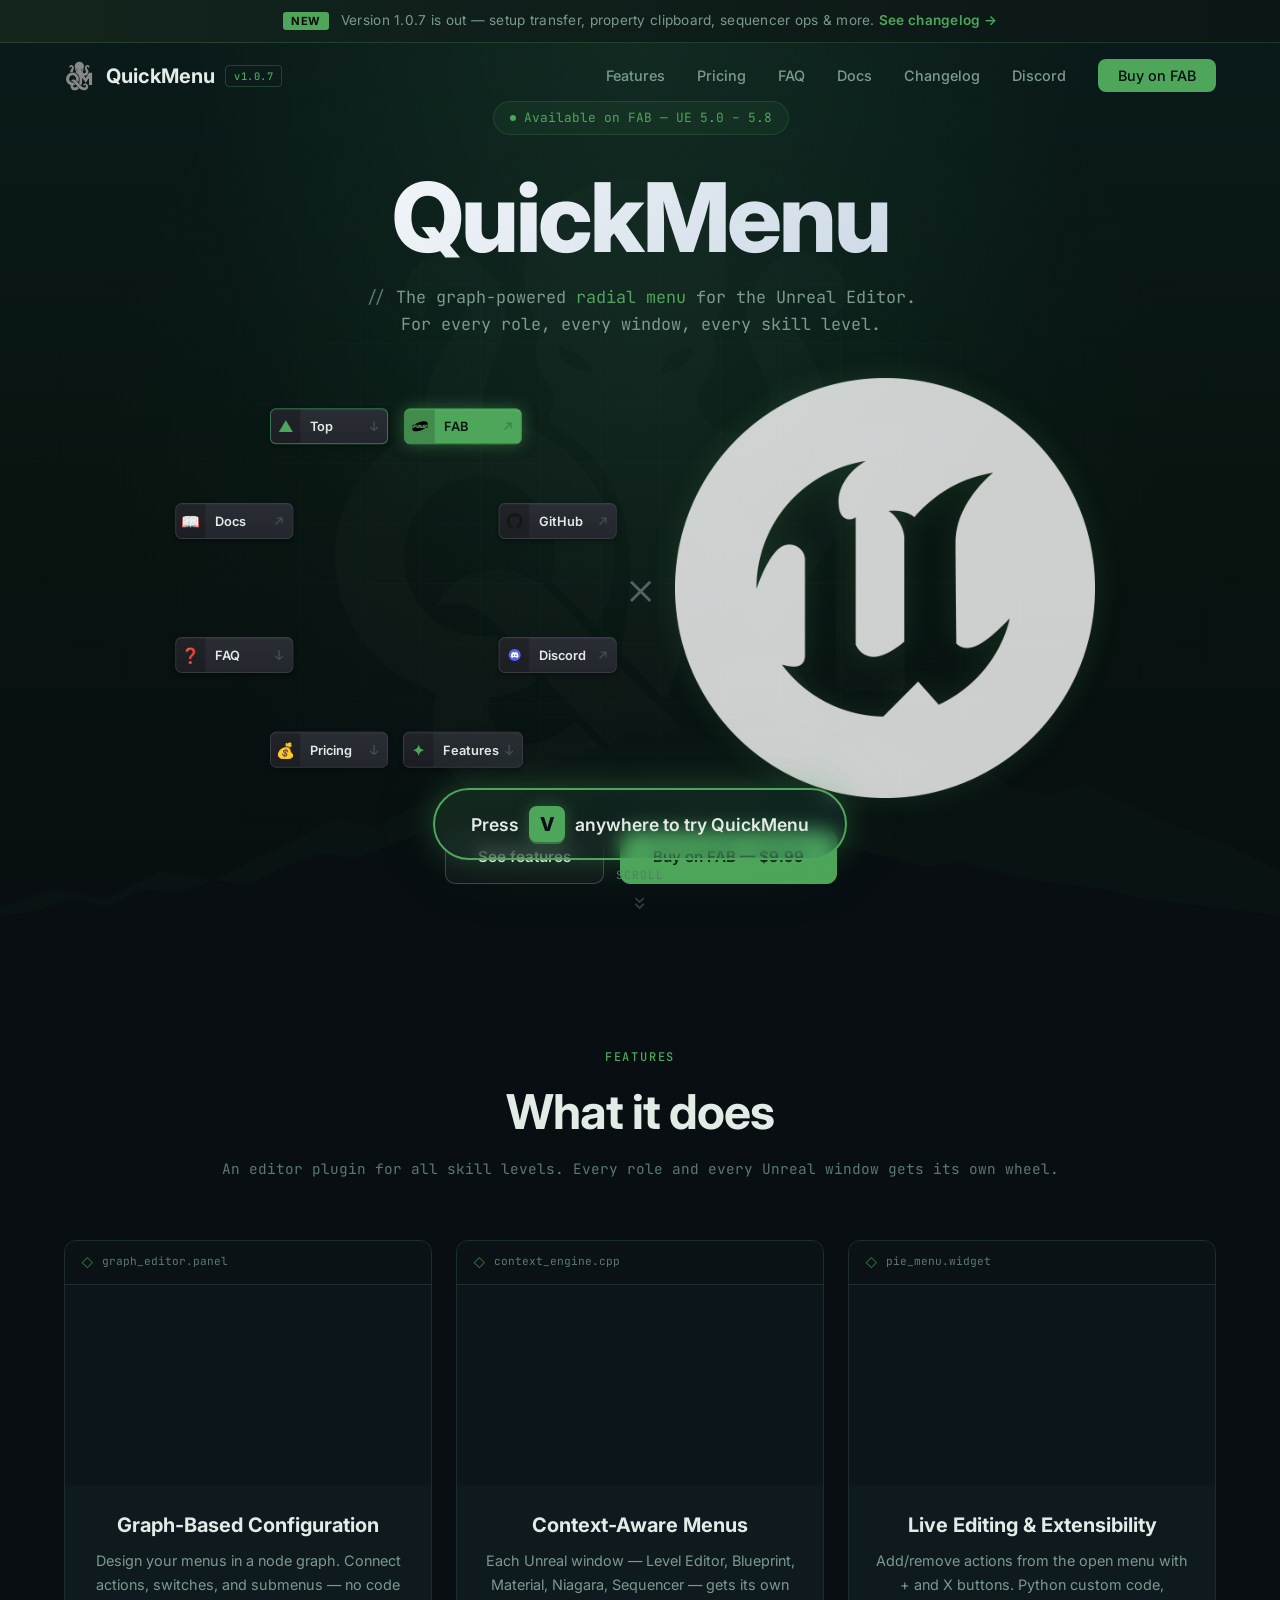
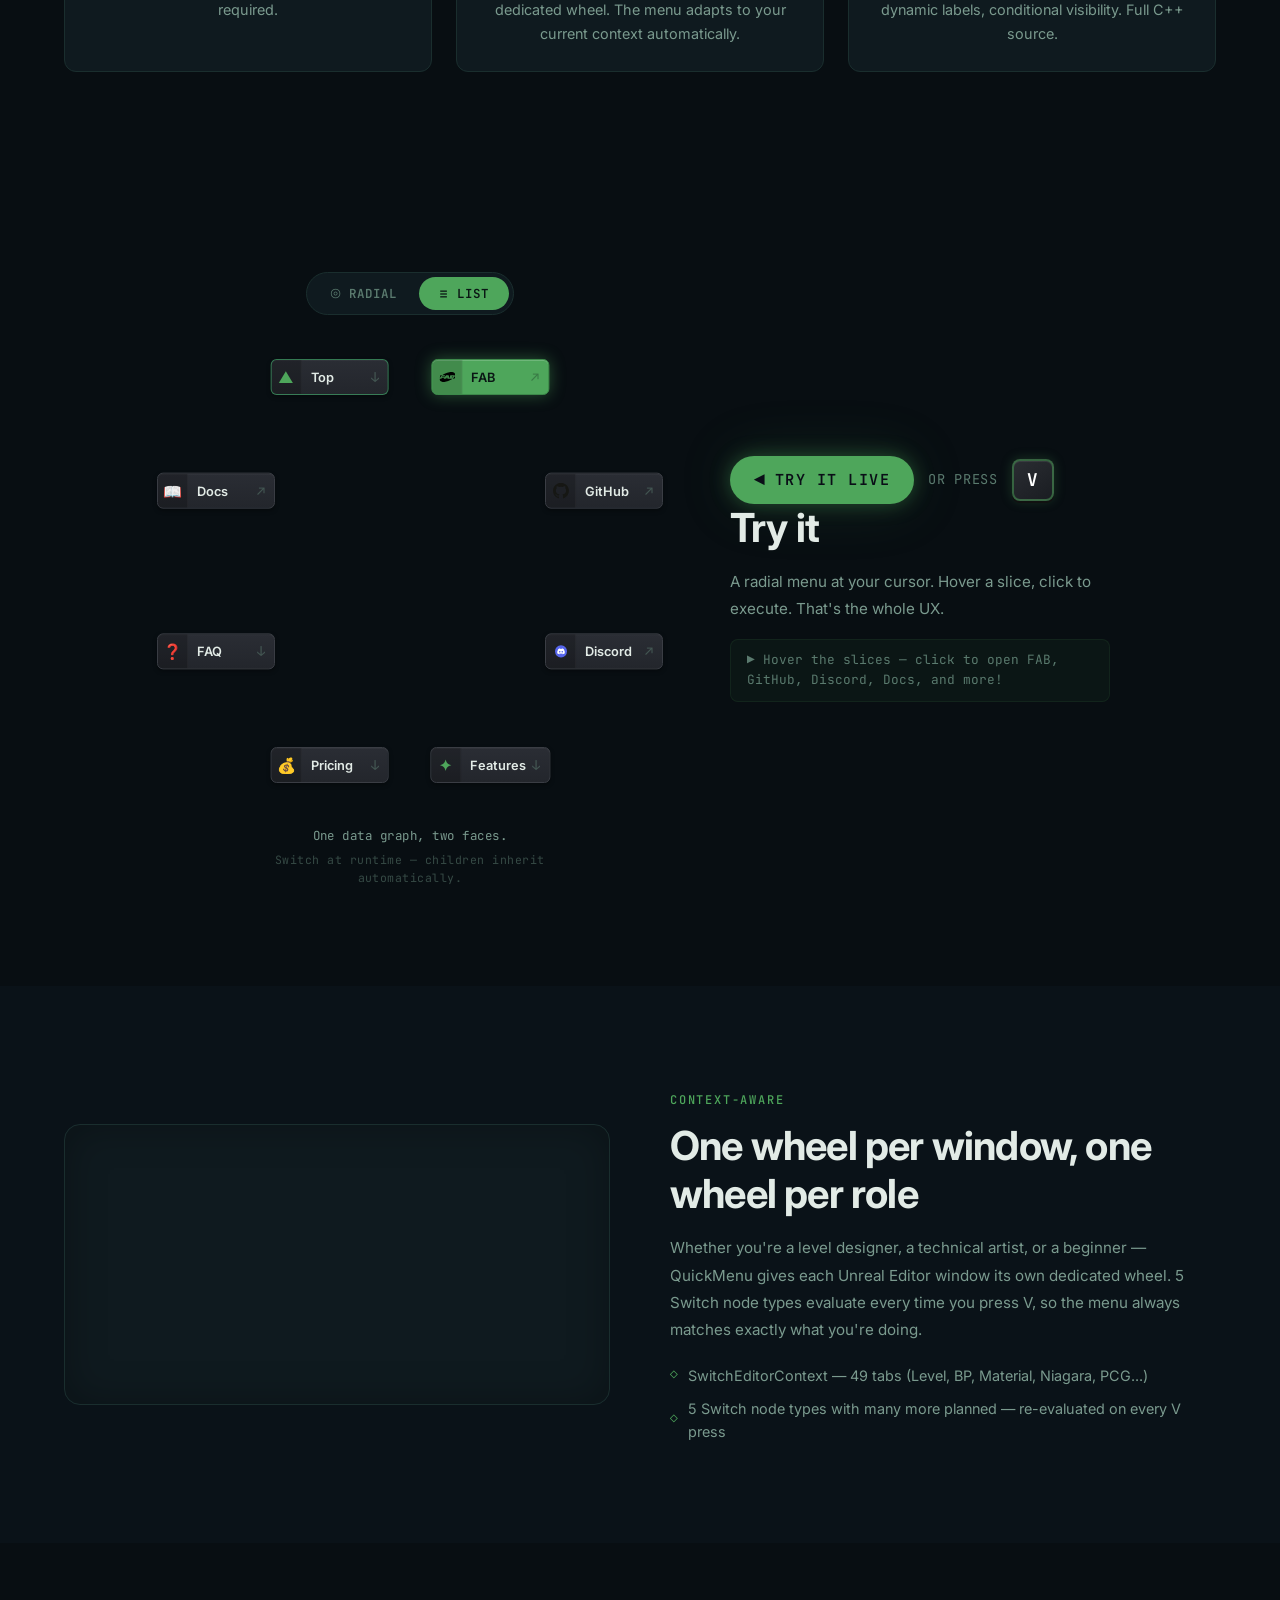
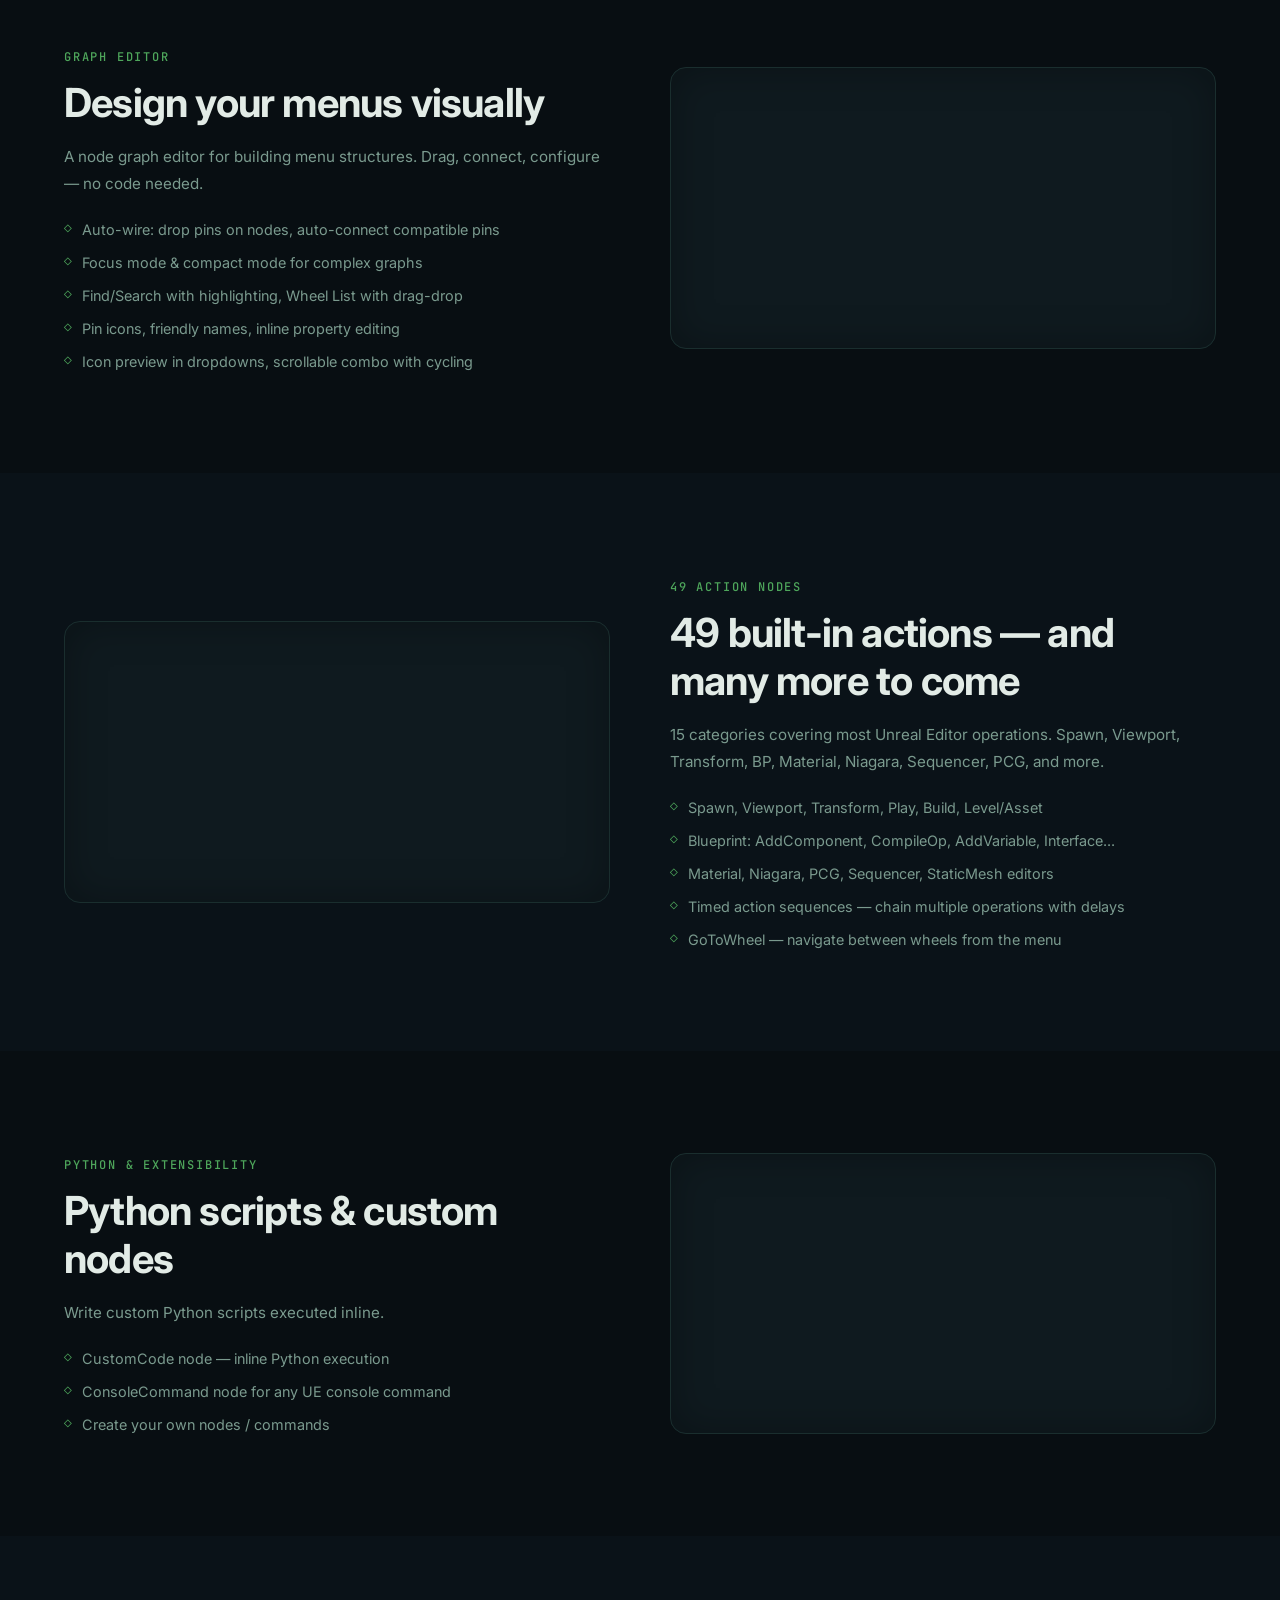
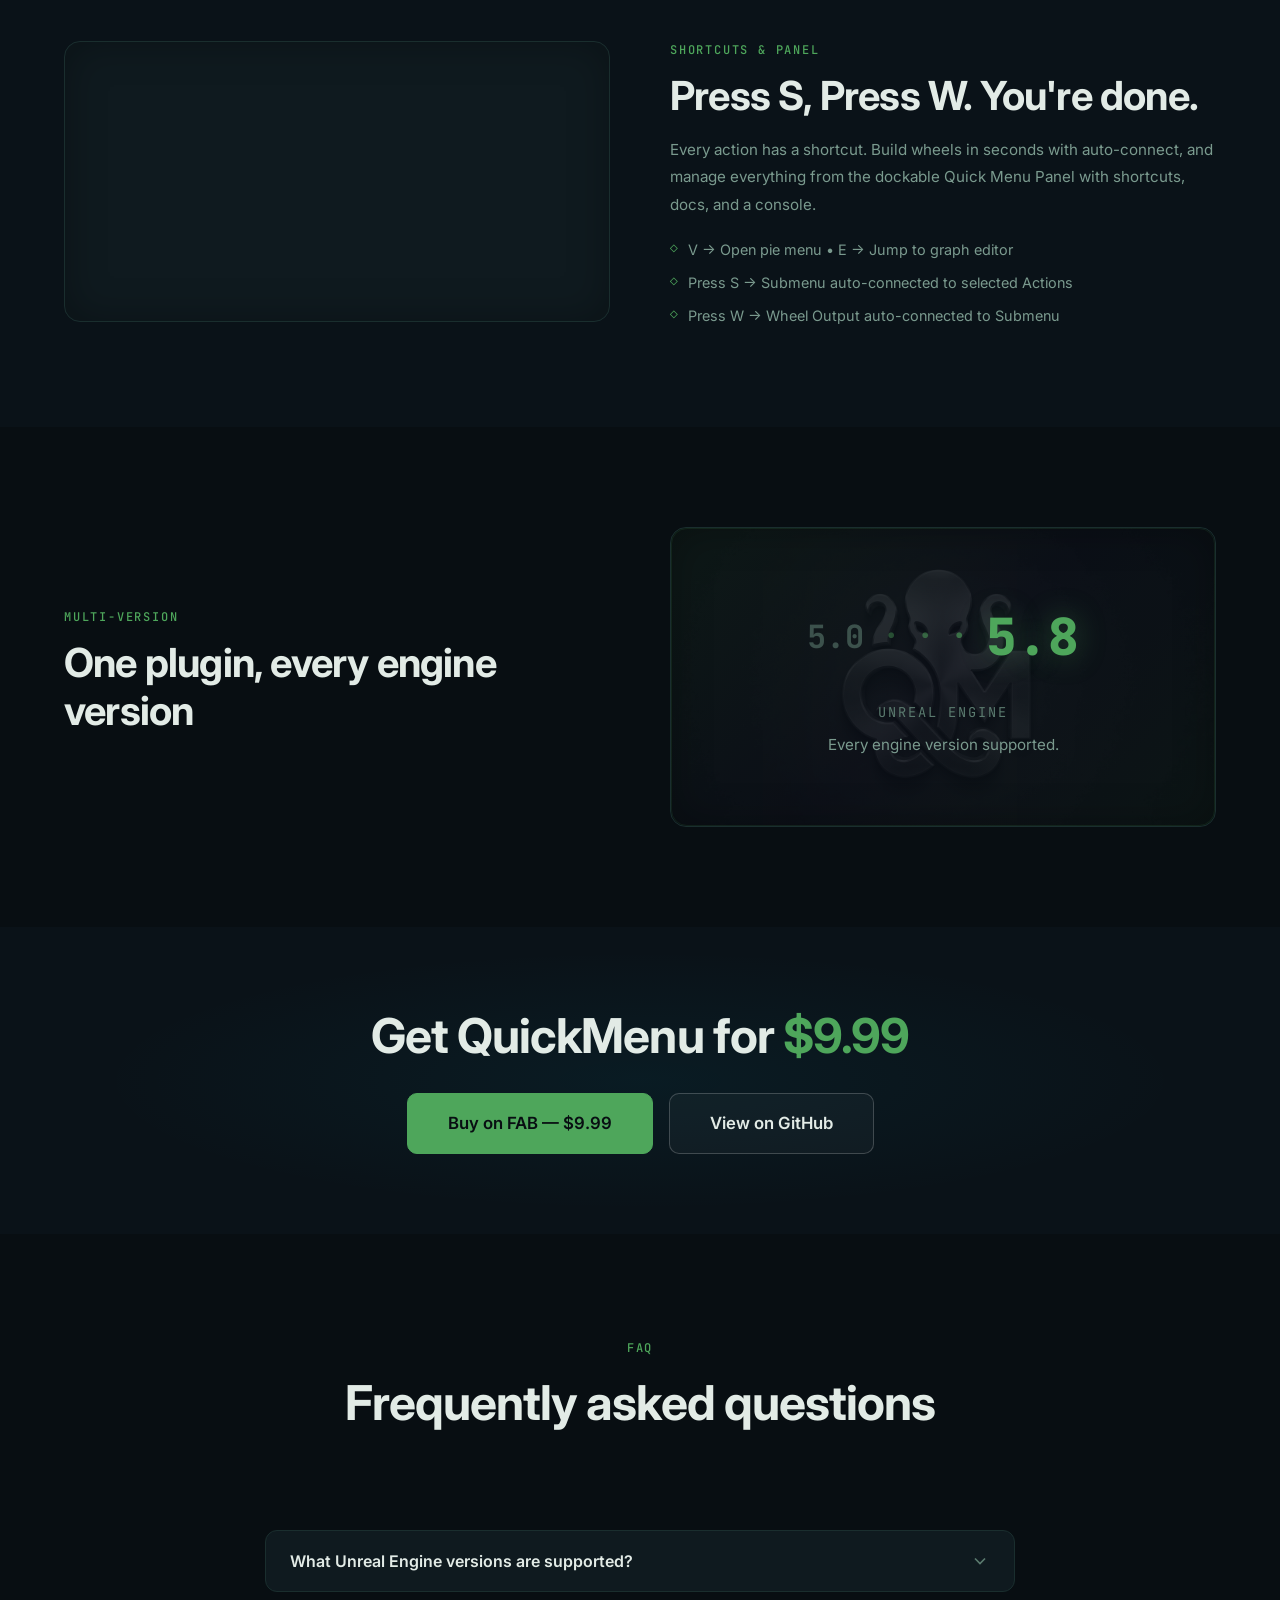
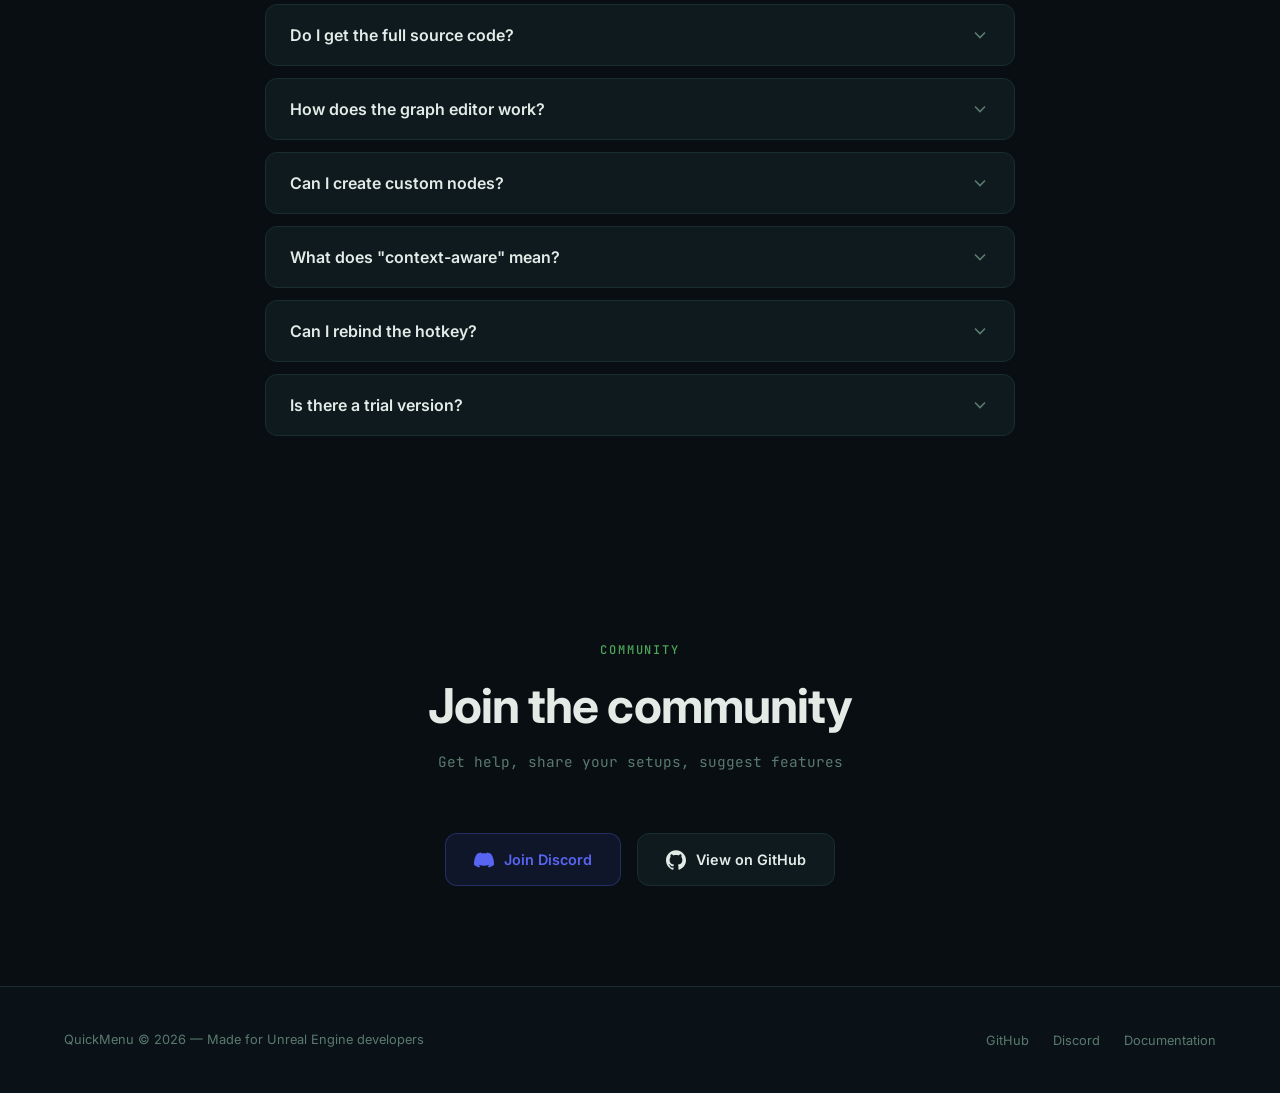
<file: website/index.html>
<!DOCTYPE html>
<html lang="en">
<head>
<meta charset="UTF-8">
<meta name="viewport" content="width=device-width, initial-scale=1.0">
<title>QuickMenu — Graph-Powered Radial Menu for Unreal Engine</title>
<meta name="description" content="A fully customizable radial pie menu for the Unreal Editor, configured through a visual node graph. Supports UE 5.0 – 5.8.">
<link rel="icon" type="image/svg+xml" href="images/LogoGray2.svg">
<link rel="preconnect" href="https://fonts.googleapis.com">
<link href="https://fonts.googleapis.com/css2?family=Inter:wght@300;400;500;600;700;800&family=JetBrains+Mono:wght@400;500;600&display=swap" rel="stylesheet">
<style>
/* ============================================
   RESET & BASE
   ============================================ */
*, *::before, *::after { margin: 0; padding: 0; box-sizing: border-box; }

:root {
  --bg-primary: #080e12;
  --bg-secondary: #0a1218;
  --bg-card: #0f1a1f;
  --bg-card-hover: #152428;
  --border: #1a2e2e;
  --border-hover: #4ea65b;
  --cyan: #4ea65b;
  --cyan-glow: rgba(78, 166, 91, 0.15);
  --cyan-dark: #3d8a4a;
  --violet: #2a7a6a;
  --violet-glow: rgba(42, 122, 106, 0.15);
  --green: #4ea65b;
  --red: #f87171;
  --text-primary: #e2ebe6;
  --text-secondary: #7a9a8e;
  --text-muted: #5a7a6e;
  --font-sans: 'Inter', -apple-system, BlinkMacSystemFont, sans-serif;
  --font-mono: 'JetBrains Mono', 'Fira Code', monospace;
  --max-width: 1200px;
}

html { scroll-behavior: smooth; }

body {
  font-family: var(--font-sans);
  background: var(--bg-primary);
  color: var(--text-primary);
  line-height: 1.6;
  overflow-x: hidden;
  -webkit-font-smoothing: antialiased;
}

a { color: var(--cyan); text-decoration: none; transition: color 0.3s; }
a:hover { color: #6bc478; }

.container {
  max-width: var(--max-width);
  margin: 0 auto;
  padding: 0 24px;
}

/* ============================================
   SOON AVAILABLE BANNER
   ============================================ */
.soon-banner {
  position: fixed;
  top: 0;
  left: 0;
  right: 0;
  z-index: 1100;
  background: linear-gradient(90deg, #4ea65b, #2a7a6a, #4ea65b);
  background-size: 200% 100%;
  animation: bannerShimmer 4s ease-in-out infinite;
  padding: 12px 0;
  text-align: center;
}
.soon-banner span {
  font-family: var(--font-sans);
  font-size: clamp(1rem, 2.5vw, 1.4rem);
  font-weight: 800;
  color: #0a0e17;
  letter-spacing: 0.25em;
  text-transform: uppercase;
}
@keyframes bannerShimmer {
  0%, 100% { background-position: 0% 50%; }
  50% { background-position: 100% 50%; }
}

/* ============================================
   NAVBAR
   ============================================ */
.navbar {
  position: fixed;
  top: 44px;
  left: 0;
  right: 0;
  z-index: 1000;
  padding: 16px 0;
  transition: all 0.4s ease;
  background: transparent;
}

.navbar.scrolled {
  background: rgba(10, 14, 23, 0.85);
  backdrop-filter: blur(20px);
  -webkit-backdrop-filter: blur(20px);
  border-bottom: 1px solid rgba(30, 45, 61, 0.5);
  padding: 12px 0;
}

.navbar .container {
  display: flex;
  align-items: center;
  justify-content: space-between;
}

.nav-logo {
  display: flex;
  align-items: center;
  gap: 10px;
  font-weight: 700;
  font-size: 1.25rem;
  color: var(--text-primary);
}

.nav-logo svg { width: 32px; height: 32px; }

.release-banner {
  background: linear-gradient(90deg, rgba(78, 166, 91, 0.15) 0%, rgba(78, 166, 91, 0.05) 100%);
  border-bottom: 1px solid rgba(78, 166, 91, 0.25);
  text-align: center;
  padding: 10px 20px;
  font-size: 0.85rem;
  color: var(--text-secondary);
  letter-spacing: 0.02em;
}
.release-banner a {
  color: var(--cyan);
  text-decoration: none;
  font-weight: 600;
}
.release-banner a:hover {
  text-decoration: underline;
}
.release-banner .release-new {
  background: var(--cyan);
  color: #0a0a0a;
  font-size: 0.7rem;
  font-weight: 700;
  padding: 2px 8px;
  border-radius: 3px;
  margin-right: 8px;
  letter-spacing: 0.05em;
  text-transform: uppercase;
}

.nav-version {
  font-family: var(--font-mono);
  font-size: 0.65rem;
  font-weight: 500;
  color: var(--cyan);
  border: 1px solid rgba(78, 166, 91, 0.3);
  padding: 2px 8px;
  border-radius: 4px;
  letter-spacing: 0.05em;
}

.nav-links {
  display: flex;
  align-items: center;
  gap: 32px;
  list-style: none;
}

.nav-links a {
  color: var(--text-secondary);
  font-size: 0.9rem;
  font-weight: 500;
  transition: color 0.3s;
}
.nav-links a:hover { color: var(--text-primary); }

.btn-nav {
  background: var(--cyan);
  color: var(--bg-primary) !important;
  padding: 8px 20px;
  border-radius: 8px;
  font-weight: 600;
  font-size: 0.85rem;
  transition: all 0.3s;
}
.btn-nav:hover {
  background: #6bc478;
  transform: translateY(-1px);
  box-shadow: 0 4px 20px rgba(78, 166, 91, 0.3);
}

.nav-hamburger {
  display: none;
  flex-direction: column;
  gap: 5px;
  cursor: pointer;
  background: none;
  border: none;
  padding: 4px;
}
.nav-hamburger span {
  display: block;
  width: 24px;
  height: 2px;
  background: var(--text-primary);
  border-radius: 2px;
  transition: all 0.3s;
}

/* ============================================
   HERO — PARALLAX MOUNTAIN
   ============================================ */
.hero {
  position: relative;
  height: 100vh;
  min-height: 700px;
  overflow: hidden;
  display: flex;
  align-items: center;
  justify-content: center;
}

.hero-bg {
  position: absolute;
  inset: 0;
  z-index: 1;
  background:
    radial-gradient(ellipse at 50% 0%, rgba(78, 166, 91, 0.1) 0%, transparent 50%),
    radial-gradient(ellipse at 50% 40%, rgba(42, 122, 106, 0.08) 0%, transparent 60%),
    linear-gradient(180deg, #0a1a1a 0%, #081410 50%, #080e12 100%);
}

.hero-octopus {
  position: absolute;
  top: 50%;
  left: 50%;
  transform: translate(-50%, -50%);
  width: 700px;
  height: auto;
  opacity: 0.06;
  z-index: 2;
  pointer-events: none;
  filter: brightness(0.5) sepia(1) hue-rotate(90deg) saturate(0.5);
}

.hero-grid {
  position: absolute;
  inset: 0;
  z-index: 2;
  background-image:
    linear-gradient(rgba(78, 166, 91, 0.03) 1px, transparent 1px),
    linear-gradient(90deg, rgba(78, 166, 91, 0.03) 1px, transparent 1px);
  background-size: 60px 60px;
  mask-image: radial-gradient(ellipse at center, black 30%, transparent 70%);
  -webkit-mask-image: radial-gradient(ellipse at center, black 30%, transparent 70%);
}

.hero-particles {
  position: absolute;
  inset: 0;
  z-index: 2;
  overflow: hidden;
}
.particle {
  position: absolute;
  width: 2px;
  height: 2px;
  background: var(--cyan);
  border-radius: 50%;
  opacity: 0;
  animation: particleFloat 8s infinite;
}

@keyframes particleFloat {
  0% { opacity: 0; transform: translateY(100vh) scale(0); }
  10% { opacity: 0.6; }
  90% { opacity: 0.6; }
  100% { opacity: 0; transform: translateY(-20vh) scale(1); }
}

.hero-content {
  position: relative;
  z-index: 5;
  text-align: center;
  will-change: transform;
}

.hero-badge {
  display: inline-flex;
  align-items: center;
  gap: 8px;
  background: rgba(78, 166, 91, 0.08);
  border: 1px solid rgba(78, 166, 91, 0.2);
  padding: 6px 16px;
  border-radius: 50px;
  font-family: var(--font-mono);
  font-size: 0.8rem;
  color: var(--cyan);
  margin-bottom: 32px;
}
.hero-badge .dot {
  width: 6px; height: 6px;
  background: var(--green);
  border-radius: 50%;
  animation: pulse 2s infinite;
}
@keyframes pulse {
  0%, 100% { opacity: 1; }
  50% { opacity: 0.4; }
}

.hero-logos {
  display: flex;
  align-items: center;
  justify-content: center;
  gap: 20px;
  margin-bottom: 32px;
}

.hero-logos-x {
  font-size: 3rem;
  font-weight: 300;
  color: var(--text-secondary);
  opacity: 0.6;
}

.hero-title-icon {
  flex-shrink: 0;
  width: 420px;
  height: 420px;
  filter: drop-shadow(0 0 15px rgba(78, 166, 91, 0.2));
  opacity: 0.8;
  transition: opacity 0.3s;
}
.hero-title-icon:hover { opacity: 1; }

/* Hero mini wheel */
.hero-wheel-mini {
  position: relative;
  width: 420px;
  height: 420px;
  flex-shrink: 0;
}

.hero-title-icon img {
  width: 100%;
  height: 100%;
  object-fit: contain;
}

.hero-title-icon svg {
  width: 100%;
  height: 100%;
}

.hero h1 {
  font-size: clamp(3rem, 8vw, 6rem);
  font-weight: 800;
  letter-spacing: -0.03em;
  line-height: 1.05;
  margin-bottom: 16px;
  background: linear-gradient(135deg, #ffffff 0%, #c0d0e0 100%);
  -webkit-background-clip: text;
  -webkit-text-fill-color: transparent;
  background-clip: text;
}

.hero-subtitle {
  font-family: var(--font-mono);
  font-size: clamp(0.85rem, 2vw, 1.05rem);
  color: var(--text-secondary);
  margin-bottom: 40px;
  font-weight: 400;
}
.hero-subtitle .comment { color: var(--text-muted); }
.hero-subtitle .keyword { color: var(--cyan); }

.hero-buttons {
  display: flex;
  gap: 16px;
  justify-content: center;
  flex-wrap: wrap;
}

.btn-ghost {
  padding: 14px 32px;
  border: 1px solid rgba(255,255,255,0.2);
  border-radius: 10px;
  color: var(--text-primary);
  font-weight: 600;
  font-size: 0.95rem;
  background: rgba(255,255,255,0.03);
  cursor: pointer;
  transition: all 0.3s;
}
.btn-ghost:hover {
  border-color: rgba(255,255,255,0.5);
  background: rgba(255,255,255,0.08);
  transform: translateY(-2px);
}

.btn-primary {
  padding: 14px 32px;
  border: 1px solid var(--cyan);
  border-radius: 10px;
  color: var(--bg-primary);
  font-weight: 600;
  font-size: 0.95rem;
  background: var(--cyan);
  cursor: pointer;
  transition: all 0.3s;
}
.btn-primary:hover {
  background: #6bc478;
  border-color: #6bc478;
  transform: translateY(-2px);
  box-shadow: 0 8px 30px rgba(78, 166, 91, 0.3);
}

/* Mountain silhouette overlay */
.hero-mountain {
  position: absolute;
  bottom: 0;
  left: 0;
  right: 0;
  z-index: 4;
  pointer-events: none;
  will-change: transform;
}
.hero-mountain svg {
  display: block;
  width: 100%;
  height: auto;
}

.scroll-indicator {
  position: absolute;
  bottom: 30px;
  left: 50%;
  transform: translateX(-50%);
  z-index: 15;
  display: flex;
  flex-direction: column;
  align-items: center;
  gap: 8px;
  color: var(--text-muted);
  font-size: 0.7rem;
  font-family: var(--font-mono);
  letter-spacing: 0.1em;
  text-transform: uppercase;
  animation: bounce 2s infinite;
}
@keyframes bounce {
  0%, 100% { transform: translateX(-50%) translateY(0); }
  50% { transform: translateX(-50%) translateY(8px); }
}
.scroll-indicator svg { width: 20px; height: 20px; opacity: 0.5; }

/* ============================================
   SECTION COMMON
   ============================================ */
section {
  padding: 100px 0;
  position: relative;
}

.section-label {
  display: inline-block;
  font-family: var(--font-mono);
  font-size: 0.75rem;
  font-weight: 500;
  color: var(--cyan);
  letter-spacing: 0.15em;
  text-transform: uppercase;
  margin-bottom: 16px;
}

.section-title {
  font-size: clamp(2rem, 4vw, 3rem);
  font-weight: 700;
  letter-spacing: -0.02em;
  line-height: 1.2;
  margin-bottom: 16px;
}

.section-subtitle {
  font-family: var(--font-mono);
  font-size: 0.9rem;
  color: var(--text-muted);
  margin-bottom: 60px;
}

/* Fade-in animation */
.fade-in {
  opacity: 0;
  transform: translateY(30px);
  transition: opacity 0.6s ease, transform 0.6s ease;
}
.fade-in.visible {
  opacity: 1;
  transform: translateY(0);
}

/* ============================================
   FEATURES
   ============================================ */
.features { background: var(--bg-primary); }

.features-grid {
  display: grid;
  grid-template-columns: repeat(3, 1fr);
  gap: 24px;
}

.feature-card {
  background: var(--bg-card);
  border: 1px solid var(--border);
  border-radius: 12px;
  overflow: hidden;
  transition: all 0.3s ease;
}
.feature-card:hover {
  border-color: var(--border-hover);
  transform: translateY(-4px);
  box-shadow: 0 20px 40px rgba(0,0,0,0.3), 0 0 30px var(--cyan-glow);
}

.card-header {
  display: flex;
  align-items: center;
  gap: 8px;
  padding: 12px 16px;
  background: rgba(0,0,0,0.3);
  border-bottom: 1px solid var(--border);
}
.card-header-icon {
  color: var(--cyan);
  font-size: 0.75rem;
  opacity: 0.6;
}
.card-header-title {
  font-family: var(--font-mono);
  font-size: 0.7rem;
  color: var(--text-muted);
}

.card-visual {
  height: 200px;
  display: flex;
  align-items: center;
  justify-content: center;
  background: rgba(0,0,0,0.2);
  position: relative;
  overflow: hidden;
}

.card-visual svg {
  width: 80%;
  height: 80%;
  opacity: 0.7;
}

.card-body { padding: 24px; }

.card-body h3 {
  font-size: 1.25rem;
  font-weight: 700;
  margin-bottom: 8px;
}

.card-body p {
  font-size: 0.9rem;
  color: var(--text-secondary);
  line-height: 1.7;
}

/* ============================================
   SHOWCASE
   ============================================ */
.showcase {
  background: var(--bg-secondary);
  position: relative;
}
.showcase::before {
  content: '';
  position: absolute;
  inset: 0;
  background-image:
    radial-gradient(circle, rgba(0,180,216,0.04) 1px, transparent 1px);
  background-size: 30px 30px;
  pointer-events: none;
}

.showcase-grid {
  display: grid;
  grid-template-columns: repeat(2, 1fr);
  gap: 20px;
  position: relative;
  z-index: 1;
}

.showcase-item {
  display: flex;
  align-items: flex-start;
  gap: 16px;
  padding: 24px;
  background: rgba(19, 26, 36, 0.6);
  border: 1px solid var(--border);
  border-radius: 12px;
  transition: all 0.3s;
}
.showcase-item:hover {
  border-color: rgba(78, 166, 91, 0.3);
  background: rgba(19, 26, 36, 0.9);
}

.showcase-icon {
  flex-shrink: 0;
  width: 48px;
  height: 48px;
  display: flex;
  align-items: center;
  justify-content: center;
  background: rgba(78, 166, 91, 0.08);
  border: 1px solid rgba(78, 166, 91, 0.15);
  border-radius: 10px;
  font-family: var(--font-mono);
  font-size: 1.1rem;
  font-weight: 600;
  color: var(--cyan);
}

.showcase-text h4 {
  font-size: 1rem;
  font-weight: 600;
  margin-bottom: 4px;
}
.showcase-text p {
  font-size: 0.85rem;
  color: var(--text-secondary);
}

/* ============================================
   INTERACTIVE WHEEL DEMO
   ============================================ */
.wheel-demo { background: var(--bg-primary); }

.wheel-demo-layout {
  display: flex;
  align-items: center;
  justify-content: center;
  gap: 80px;
}

.wheel-wrapper {
  position: relative;
  width: 480px;
  height: 480px;
  flex-shrink: 0;
}

.wheel-center {
  position: absolute;
  top: 50%; left: 50%;
  transform: translate(-50%, -50%);
  width: 95px; height: 95px;
  background: #1a1a1a;
  border: 3px solid #333;
  border-radius: 50%;
  z-index: 10;
  display: flex;
  align-items: center;
  justify-content: center;
  font-family: var(--font-mono);
  font-size: 0.8rem;
  color: var(--text-muted);
  transition: all 0.3s;
}

.wheel-slice {
  position: absolute;
  top: 50%; left: 50%;
  width: 200px;
  height: 200px;
  transform-origin: 0 0;
  cursor: pointer;
  transition: filter 0.25s, transform 0.25s;
}

.wheel-slice svg {
  width: 100%;
  height: 100%;
  overflow: visible;
}

.wheel-slice-bg {
  fill: #2a2d32;
  stroke: #2a2d32;
  stroke-width: 14;
  stroke-linejoin: round;
  paint-order: stroke fill;
  transition: fill 0.25s, stroke 0.25s;
}

.wheel-slice:hover .wheel-slice-bg { fill: #3a3d42; stroke: #3a3d42; }
.wheel-slice.active .wheel-slice-bg { fill: #0077b6; stroke: #0077b6; }
.wheel-slice.green .wheel-slice-bg { fill: #2d6a30; stroke: #2d6a30; }
.wheel-slice.green:hover .wheel-slice-bg { fill: #3a8a3d; stroke: #3a8a3d; }

.wheel-slice-label {
  fill: #e0e0e0;
  font-family: 'Inter', sans-serif;
  font-size: 16px;
  font-weight: 600;
  text-anchor: middle;
  pointer-events: none;
}

.wheel-slice-icon {
  fill: #ccc;
  font-family: 'Inter', sans-serif;
  font-size: 20px;
  text-anchor: middle;
  pointer-events: none;
}

.wheel-slice:hover .wheel-slice-label { fill: #fff; }
.wheel-slice.active .wheel-slice-label { fill: #fff; }
.wheel-slice:hover {
  filter: brightness(1.2);
  transform-origin: 0 0;
}

.wheel-tooltip {
  position: absolute;
  bottom: -40px;
  left: 50%;
  transform: translateX(-50%);
  background: var(--bg-card);
  border: 1px solid var(--border);
  border-radius: 8px;
  padding: 8px 16px;
  font-family: var(--font-mono);
  font-size: 0.8rem;
  color: var(--cyan);
  white-space: nowrap;
  opacity: 0;
  transition: opacity 0.3s;
  pointer-events: none;
}
.wheel-wrapper:hover .wheel-tooltip { opacity: 1; }

.wheel-info {
  max-width: 380px;
}
.wheel-info .section-label { margin-bottom: 12px; }
.wheel-info .try-it-badge {
  display: inline-flex;
  align-items: center;
  gap: 8px;
  font-family: var(--font-mono);
  font-size: 0.95rem;
  font-weight: 600;
  color: #0a0e17;
  background: var(--cyan);
  padding: 10px 24px;
  border-radius: 50px;
  letter-spacing: 0.1em;
  text-transform: uppercase;
  animation: tryItPulse 2s ease-in-out infinite;
  box-shadow: 0 0 20px rgba(78, 166, 91, 0.4), 0 0 60px rgba(78, 166, 91, 0.15);
  cursor: default;
}
.wheel-info .try-or-press {
  display: inline-flex;
  align-items: center;
  gap: 14px;
  flex-wrap: wrap;
}
.wheel-info .or-press-v {
  display: inline-flex;
  align-items: center;
  gap: 8px;
  font-family: var(--font-mono);
  font-size: 0.85rem;
  color: var(--text-muted);
  letter-spacing: 0.05em;
  text-transform: uppercase;
}
.wheel-info .key-v {
  display: inline-flex;
  align-items: center;
  justify-content: center;
  width: 42px;
  height: 42px;
  font-family: var(--font-mono);
  font-size: 1.1rem;
  font-weight: 700;
  color: #fff;
  background: linear-gradient(145deg, #2a2d32, #1a1d22);
  border: 2px solid rgba(78, 166, 91, 0.5);
  border-radius: 8px;
  box-shadow: 0 2px 0 #111, 0 0 12px rgba(78, 166, 91, 0.25), inset 0 1px 0 rgba(255,255,255,0.08);
  animation: keyGlow 2s ease-in-out infinite;
  cursor: default;
}
@keyframes keyGlow {
  0%, 100% { border-color: rgba(78, 166, 91, 0.5); box-shadow: 0 2px 0 #111, 0 0 12px rgba(78, 166, 91, 0.25), inset 0 1px 0 rgba(255,255,255,0.08); }
  50% { border-color: rgba(78, 166, 91, 0.9); box-shadow: 0 2px 0 #111, 0 0 20px rgba(78, 166, 91, 0.45), inset 0 1px 0 rgba(255,255,255,0.08); }
}
.wheel-info .try-it-badge .try-arrow {
  display: inline-block;
  animation: tryItArrow 1.5s ease-in-out infinite;
  font-size: 1.1rem;
}
@keyframes tryItPulse {
  0%, 100% { transform: scale(1); box-shadow: 0 0 20px rgba(78, 166, 91, 0.4), 0 0 60px rgba(78, 166, 91, 0.15); }
  50% { transform: scale(1.05); box-shadow: 0 0 30px rgba(78, 166, 91, 0.6), 0 0 80px rgba(78, 166, 91, 0.25); }
}
@keyframes tryItArrow {
  0%, 100% { transform: translateX(0); }
  50% { transform: translateX(-6px); }
}
.wheel-info h2 {
  font-size: clamp(1.8rem, 3.5vw, 2.5rem);
  font-weight: 700;
  letter-spacing: -0.02em;
  line-height: 1.2;
  margin-bottom: 16px;
}
.wheel-info p {
  font-size: 0.95rem;
  color: var(--text-secondary);
  line-height: 1.8;
  margin-bottom: 16px;
}
.wheel-info .hint {
  font-family: var(--font-mono);
  font-size: 0.8rem;
  color: var(--text-muted);
  padding: 10px 16px;
  background: rgba(78, 166, 91, 0.05);
  border: 1px solid rgba(78, 166, 91, 0.1);
  border-radius: 8px;
  display: inline-block;
}

/* ============================================
   WHEEL DEMO — Pie ⇄ List mode toggle
   ============================================ */
.wheel-stage {
  display: flex;
  flex-direction: column;
  align-items: center;
  gap: 16px;
}

.mode-toggle {
  display: inline-flex;
  background: var(--bg-card);
  border: 1px solid var(--border);
  border-radius: 999px;
  padding: 4px;
  gap: 2px;
  position: relative;
  z-index: 3;
}

.mode-toggle-btn {
  background: transparent;
  border: none;
  color: var(--text-muted);
  font-family: var(--font-mono);
  font-size: 0.78rem;
  font-weight: 600;
  letter-spacing: 0.08em;
  text-transform: uppercase;
  padding: 8px 20px;
  border-radius: 999px;
  cursor: pointer;
  transition: color 0.25s, background 0.25s;
  display: inline-flex;
  align-items: center;
  gap: 8px;
}

.mode-toggle-btn:hover { color: var(--text-primary); }

.mode-toggle-btn.is-active {
  background: var(--cyan);
  color: #0a1614;
}

.mode-toggle-btn .toggle-glyph {
  font-size: 0.95rem;
  line-height: 1;
}

.mode-caption {
  font-family: var(--font-mono);
  font-size: 0.78rem;
  color: var(--text-muted);
  text-align: center;
  letter-spacing: 0.04em;
  line-height: 1.5;
  max-width: 320px;
  margin: 0;
}
.mode-caption .accent { color: var(--text-secondary); }
.mode-caption .sub {
  display: block;
  margin-top: 6px;
  opacity: 0.55;
  font-size: 0.72rem;
}

/* SVG layer (radial wedges) */
.wheel-svg-layer {
  position: absolute;
  inset: 0;
  transition: opacity 350ms ease-out;
}

/* Row layer (list mode buttons) */
.wheel-row-layer {
  position: absolute;
  inset: 0;
  pointer-events: none;
}

.wheel-row {
  position: absolute;
  top: 50%;
  left: 50%;
  width: max-content;
  min-width: 118px;
  max-width: 170px;
  height: 36px;
  background: linear-gradient(180deg, #2a2d34 0%, #23262c 100%);
  border: 1px solid #3a3d44;
  border-radius: 6px;
  display: inline-flex;
  align-items: stretch;
  gap: 0;
  padding: 0;
  font-family: var(--font-sans);
  font-size: 0.8rem;
  font-weight: 600;
  color: var(--text-primary);
  cursor: pointer;
  opacity: 0;
  pointer-events: none;
  will-change: transform, opacity;
  text-align: left;
  box-shadow: 0 2px 4px rgba(0,0,0,0.35), inset 0 1px 0 rgba(255,255,255,0.04);
  overflow: hidden;
}

.wheel-row:hover {
  border-color: rgba(78, 166, 91, 0.55);
  background: linear-gradient(180deg, #32363d 0%, #292c33 100%);
}

.wheel-row.is-active {
  background: var(--cyan);
  border-color: var(--cyan-dark);
  color: #0a1614;
  box-shadow: 0 0 16px rgba(78, 166, 91, 0.45), inset 0 1px 0 rgba(255,255,255,0.18);
}
.wheel-row.is-active .wheel-row-icon { background: rgba(0,0,0,0.16); color: #0a1614; }
.wheel-row.is-active .wheel-row-icon img { filter: brightness(0); }
.wheel-row.is-active .wheel-row-meta { color: rgba(10, 22, 20, 0.55); }

.wheel-row.is-green {
  border-color: rgba(74, 222, 128, 0.45);
}

.wheel-row-icon {
  width: 30px;
  background: rgba(0, 0, 0, 0.22);
  border-right: 1px solid rgba(255, 255, 255, 0.04);
  display: inline-flex;
  align-items: center;
  justify-content: center;
  font-size: 0.95rem;
  color: var(--cyan);
  flex-shrink: 0;
}
.wheel-row-icon img { width: 16px; height: 16px; }

.wheel-row-label {
  flex: 1;
  overflow: hidden;
  text-overflow: ellipsis;
  white-space: nowrap;
  padding: 0 6px 0 9px;
  align-self: center;
}

.wheel-row-meta {
  font-family: var(--font-mono);
  font-size: 0.85rem;
  color: var(--text-muted);
  opacity: 0.55;
  padding-right: 9px;
  align-self: center;
}

/* Mode-driven visibility (applies to any container with data-mode, e.g. .wheel-wrapper or .qm-wheel) */
[data-mode="radial"] .wheel-svg-layer { opacity: 1; pointer-events: auto; }
[data-mode="radial"] .wheel-row        { opacity: 0; pointer-events: none; }
[data-mode="radial"] .wheel-center,
[data-mode="radial"] .qm-wheel-center  { opacity: 1; }

[data-mode="list"] .wheel-svg-layer { opacity: 0; pointer-events: none; }
[data-mode="list"] .wheel-row        { opacity: 1; pointer-events: auto; }
[data-mode="list"] .wheel-center,
[data-mode="list"] .qm-wheel-center  { opacity: 0; }

.wheel-wrapper .wheel-center,
.qm-wheel .qm-wheel-center { transition: opacity 350ms ease-out, all 0.3s; }

@media (prefers-reduced-motion: reduce) {
  .wheel-row, .wheel-svg-layer, .wheel-center {
    transition-duration: 200ms !important;
  }
}

@media (max-width: 900px) {
  .wheel-demo-layout {
    flex-direction: column;
    gap: 40px;
    text-align: center;
  }
  .wheel-wrapper { width: 360px; height: 360px; }
  .wheel-slice { width: 150px; height: 150px; }
  .wheel-center { width: 68px; height: 68px; }
  .wheel-row { min-width: 100px; max-width: 140px; height: 32px; font-size: 0.74rem; }
  .wheel-row-icon { width: 26px; }
  .wheel-row-icon img { width: 14px; height: 14px; }
}

/* ============================================
   FEATURE DETAIL SECTIONS (alternating layout)
   ============================================ */
.feature-detail {
  position: relative;
  overflow: hidden;
}
.feature-detail.alt { background: var(--bg-secondary); }

.feature-detail-grid {
  display: grid;
  grid-template-columns: 1fr 1fr;
  gap: 60px;
  align-items: center;
}
.feature-detail.reverse .feature-detail-grid {
  direction: rtl;
}
.feature-detail.reverse .feature-detail-grid > * {
  direction: ltr;
}

.feature-detail-text .section-label { margin-bottom: 12px; }
.feature-detail-text h2 {
  font-size: clamp(1.8rem, 3.5vw, 2.5rem);
  font-weight: 700;
  letter-spacing: -0.02em;
  line-height: 1.2;
  margin-bottom: 16px;
}
.feature-detail-text p {
  font-size: 0.95rem;
  color: var(--text-secondary);
  line-height: 1.8;
  margin-bottom: 20px;
}

.feature-detail-highlights {
  list-style: none;
  display: flex;
  flex-direction: column;
  gap: 10px;
}
.feature-detail-highlights li {
  display: flex;
  align-items: center;
  gap: 10px;
  font-size: 0.9rem;
  color: var(--text-secondary);
}
.feature-detail-highlights li .hl-icon {
  flex-shrink: 0;
  color: var(--cyan);
  font-family: var(--font-mono);
  font-size: 0.8rem;
  font-weight: 600;
}

.feature-detail-visual {
  position: relative;
  border-radius: 16px;
  overflow: hidden;
  border: 1px solid var(--border);
  background: var(--bg-card);
}
.feature-detail-visual img {
  display: block;
  width: 100%;
  height: auto;
}
.feature-detail-visual::after {
  content: '';
  position: absolute;
  inset: 0;
  border-radius: 16px;
  box-shadow: inset 0 0 40px rgba(0,0,0,0.3);
  pointer-events: none;
}

@media (max-width: 900px) {
  .feature-detail-grid {
    grid-template-columns: 1fr;
    gap: 32px;
    text-align: center;
  }
  .feature-detail.reverse .feature-detail-grid {
    direction: ltr;
  }
  .feature-detail-highlights { align-items: center; }
}

/* ============================================
   CODE PREVIEW
   ============================================ */
.code-section { background: var(--bg-primary); }

.code-block {
  max-width: 750px;
  margin: 0 auto;
  background: #0c1018;
  border: 1px solid var(--border);
  border-radius: 12px;
  overflow: hidden;
  font-family: var(--font-mono);
  font-size: 0.85rem;
}

.code-header {
  display: flex;
  align-items: center;
  gap: 8px;
  padding: 12px 16px;
  background: rgba(0,0,0,0.4);
  border-bottom: 1px solid var(--border);
}
.code-header-icon {
  color: var(--cyan);
  font-size: 0.75rem;
  opacity: 0.6;
}
.code-header .file-name {
  font-size: 0.75rem;
  color: var(--text-muted);
  margin-left: 8px;
}

.code-body {
  padding: 24px;
  line-height: 1.8;
  overflow-x: auto;
}

.code-body .node { color: var(--cyan); }
.code-body .action { color: var(--green); }
.code-body .param { color: #fbbf24; }
.code-body .line { color: var(--text-muted); }
.code-body .comment { color: var(--text-muted); font-style: italic; }

/* ============================================
   CTA BOTTOM
   ============================================ */
.cta-bottom {
  background: var(--bg-secondary);
  position: relative;
  padding: 80px 0;
}
.cta-bottom::before {
  content: '';
  position: absolute;
  inset: 0;
  background: radial-gradient(ellipse at 50% 50%, rgba(0,180,216,0.06) 0%, transparent 60%);
  pointer-events: none;
}

.btn-full {
  display: block;
  width: 100%;
  text-align: center;
  padding: 14px;
  border-radius: 10px;
  font-weight: 600;
  font-size: 0.95rem;
  cursor: pointer;
  transition: all 0.3s;
  border: none;
}
.btn-full.cyan {
  background: var(--cyan);
  color: var(--bg-primary);
}
.btn-full.cyan:hover {
  background: #6bc478;
  box-shadow: 0 8px 30px rgba(78, 166, 91, 0.3);
  transform: translateY(-2px);
}
.btn-full.outline {
  background: transparent;
  color: var(--text-primary);
  border: 1px solid var(--border);
}
.btn-full.outline:hover {
  border-color: var(--violet);
  background: rgba(42, 122, 106, 0.05);
}

/* ============================================
   FAQ
   ============================================ */
.faq { background: var(--bg-primary); }

.faq-list {
  max-width: 750px;
  margin: 0 auto;
  display: flex;
  flex-direction: column;
  gap: 12px;
}

.faq-item {
  background: var(--bg-card);
  border: 1px solid var(--border);
  border-radius: 12px;
  overflow: hidden;
  transition: border-color 0.3s;
}
.faq-item:hover,
.faq-item.open {
  border-color: rgba(78, 166, 91, 0.3);
}

.faq-question {
  display: flex;
  align-items: center;
  justify-content: space-between;
  gap: 16px;
  padding: 20px 24px;
  background: none;
  border: none;
  width: 100%;
  cursor: pointer;
  text-align: left;
  font-family: var(--font-sans);
  font-size: 1rem;
  font-weight: 600;
  color: var(--text-primary);
  transition: color 0.3s;
}
.faq-question:hover { color: var(--cyan); }

.faq-chevron {
  flex-shrink: 0;
  width: 20px;
  height: 20px;
  color: var(--text-muted);
  transition: transform 0.3s ease, color 0.3s;
}
.faq-item.open .faq-chevron {
  transform: rotate(180deg);
  color: var(--cyan);
}

.faq-answer {
  max-height: 0;
  overflow: hidden;
  transition: max-height 0.4s ease, padding 0.3s ease;
}
.faq-item.open .faq-answer {
  max-height: 300px;
}

.faq-answer-inner {
  padding: 0 24px 20px;
  font-size: 0.9rem;
  line-height: 1.7;
  color: var(--text-secondary);
}

.faq-answer-inner code {
  font-family: var(--font-mono);
  font-size: 0.8rem;
  background: rgba(78, 166, 91, 0.08);
  border: 1px solid rgba(78, 166, 91, 0.15);
  padding: 2px 6px;
  border-radius: 4px;
  color: var(--cyan);
}

/* ============================================
   COMMUNITY
   ============================================ */
.community {
  background: var(--bg-primary);
  text-align: center;
}

.social-links {
  display: flex;
  justify-content: center;
  gap: 16px;
  margin-top: 32px;
}

.social-btn {
  display: inline-flex;
  align-items: center;
  gap: 10px;
  padding: 14px 28px;
  border-radius: 12px;
  font-weight: 600;
  font-size: 0.9rem;
  transition: all 0.3s;
  border: 1px solid var(--border);
  background: var(--bg-card);
  color: var(--text-primary);
}
.social-btn:hover {
  transform: translateY(-2px);
  border-color: var(--border-hover);
}
.social-btn.discord {
  background: rgba(88, 101, 242, 0.1);
  border-color: rgba(88, 101, 242, 0.3);
  color: #5865F2;
}
.social-btn.discord:hover {
  background: rgba(88, 101, 242, 0.2);
  box-shadow: 0 8px 30px rgba(88, 101, 242, 0.2);
}
.social-btn.github:hover {
  box-shadow: 0 8px 30px rgba(255,255,255,0.05);
}

.social-btn svg { width: 20px; height: 20px; }

/* ============================================
   CONTACT SECTION
   ============================================ */
/* ============================================
   V-KEY QUICKMENU OVERLAY
   ============================================ */
.qm-overlay {
  position: fixed;
  top: 0; left: 0; right: 0; bottom: 0;
  background: rgba(0, 0, 0, 0);
  z-index: 9999;
  pointer-events: none;
  transition: background 0.25s ease;
}
.qm-overlay.active {
  background: rgba(0, 0, 0, 0.75);
  pointer-events: all;
}
.qm-wheel {
  position: fixed;
  width: 0; height: 0;
  z-index: 10000;
  transform: translate(-50%, -50%) scale(0);
  transition: transform 0.2s cubic-bezier(0.34, 1.56, 0.64, 1);
  pointer-events: none;
}
.qm-wheel.active {
  transform: translate(-50%, -50%) scale(1);
  pointer-events: all;
}
.qm-wheel-center {
  position: absolute;
  top: 50%; left: 50%;
  transform: translate(-50%, -50%);
  width: 60px; height: 60px;
  background: #1a1a1a;
  border: 2px solid var(--cyan);
  border-radius: 50%;
  z-index: 10001;
  display: flex;
  align-items: center;
  justify-content: center;
  font-family: var(--font-mono);
  font-size: 0.7rem;
  color: var(--cyan);
  box-shadow: 0 0 20px rgba(78, 166, 91, 0.3);
}
.qm-wheel .wheel-slice:hover .wheel-slice-bg { fill: #4a4d52; }
.qm-wheel .wheel-slice.active .wheel-slice-bg { fill: var(--cyan); }
.qm-wheel .wheel-slice.green .wheel-slice-bg { fill: #2d6a30; }
.qm-hint {
  position: fixed;
  bottom: 40px;
  left: 50%;
  transform: translateX(-50%) scale(0.9);
  font-family: var(--font-sans);
  font-size: 1.1rem;
  font-weight: 600;
  color: var(--text-primary);
  background: linear-gradient(135deg, rgba(78, 166, 91, 0.15), rgba(42, 122, 106, 0.15));
  border: 2px solid var(--cyan);
  padding: 16px 36px;
  border-radius: 50px;
  z-index: 10001;
  opacity: 0;
  transition: opacity 0.5s, transform 0.5s;
  pointer-events: none;
  box-shadow: 0 0 30px rgba(78, 166, 91, 0.3), 0 0 80px rgba(78, 166, 91, 0.1);
  animation: hintGlow 2s ease-in-out infinite;
  backdrop-filter: blur(10px);
}
.qm-hint .v-key {
  display: inline-flex;
  align-items: center;
  justify-content: center;
  width: 36px;
  height: 36px;
  background: var(--cyan);
  color: #0a0e17;
  font-weight: 800;
  font-size: 1.2rem;
  border-radius: 8px;
  margin: 0 6px;
  box-shadow: 0 2px 0 rgba(78, 166, 91, 0.5), 0 0 15px rgba(78, 166, 91, 0.4);
}
.qm-hint.active {
  opacity: 1;
  transform: translateX(-50%) scale(1);
}
@keyframes hintGlow {
  0%, 100% { box-shadow: 0 0 30px rgba(78, 166, 91, 0.3), 0 0 80px rgba(78, 166, 91, 0.1); }
  50% { box-shadow: 0 0 40px rgba(78, 166, 91, 0.5), 0 0 100px rgba(78, 166, 91, 0.2); }
}

/* ============================================
   FOOTER
   ============================================ */
.footer {
  background: var(--bg-secondary);
  border-top: 1px solid var(--border);
  padding: 40px 0;
  text-align: center;
}

.footer-content {
  display: flex;
  justify-content: space-between;
  align-items: center;
  flex-wrap: wrap;
  gap: 16px;
}

.footer-copy {
  font-size: 0.8rem;
  color: var(--text-muted);
}

.footer-links {
  display: flex;
  gap: 24px;
  list-style: none;
}
.footer-links a {
  font-size: 0.8rem;
  color: var(--text-muted);
}
.footer-links a:hover { color: var(--text-primary); }

/* ============================================
   RESPONSIVE
   ============================================ */
@media (max-width: 900px) {
  .features-grid { grid-template-columns: 1fr; max-width: 500px; margin: 0 auto; }
  .showcase-grid { grid-template-columns: 1fr; }
}

@media (max-width: 768px) {
  .nav-links { display: none; }
  .nav-links.open {
    display: flex;
    flex-direction: column;
    position: absolute;
    top: 100%;
    left: 0;
    right: 0;
    background: rgba(10, 14, 23, 0.95);
    backdrop-filter: blur(20px);
    padding: 24px;
    gap: 20px;
    border-bottom: 1px solid var(--border);
  }
  .nav-hamburger { display: flex; }

  .hero h1 { font-size: 2.8rem; }
  .hero-title-icon { width: 120px; height: 120px; }
  .hero-buttons { flex-direction: column; align-items: center; }
  .hero-buttons .btn-ghost,
  .hero-buttons .btn-primary { width: 200px; text-align: center; }

  section { padding: 60px 0; }
  .section-title { font-size: 1.8rem; }

  .social-links { flex-direction: column; align-items: center; }

  .footer-content { flex-direction: column; text-align: center; }
}
</style>
</head>
<body>

<!-- V-Key QuickMenu overlay -->
<div class="qm-overlay" id="qmOverlay"></div>
<div class="qm-wheel" id="qmWheel">
  <div class="qm-wheel-center">V</div>
</div>
<div class="qm-hint" id="qmHint">Press <span class="v-key">V</span> anywhere to try QuickMenu</div>

<!-- ======================================
     RELEASE BANNER
     ====================================== -->
<div class="release-banner">
  <span class="release-new">New</span>
  Version 1.0.7 is out — setup transfer, property clipboard, sequencer ops &amp; more.
  <a href="https://docs.quickmenuplugin.com/changelog/" target="_blank">See changelog &rarr;</a>
</div>

<!-- ======================================
     NAVBAR
     ====================================== -->
<nav class="navbar" id="navbar">
  <div class="container">
    <a href="#" class="nav-logo">
      <img src="images/LogoGray2.svg" alt="QuickMenu" style="width:32px; height:32px;">
      QuickMenu
      <span class="nav-version">v1.0.7</span>
    </a>
    <button class="nav-hamburger" id="hamburger" aria-label="Menu">
      <span></span><span></span><span></span>
    </button>
    <ul class="nav-links" id="navLinks">
      <li><a href="#features">Features</a></li>
      <li><a href="#pricing">Pricing</a></li>
      <li><a href="#faq">FAQ</a></li>
      <li><a href="https://docs.quickmenuplugin.com" target="_blank">Docs</a></li>
      <li><a href="https://docs.quickmenuplugin.com/changelog/" target="_blank">Changelog</a></li>
      <li><a href="https://discord.gg/YYc2v8k5BA" target="_blank">Discord</a></li>
      <li><a href="https://www.fab.com/listings/885143e3-d6ec-4c71-b9f1-32aed3bf60c8" target="_blank" class="btn-nav">Buy on FAB</a></li>
    </ul>
  </div>
</nav>

<!-- ======================================
     HERO
     ====================================== -->
<section class="hero" id="hero">
  <div class="hero-bg"></div>
  <div class="hero-grid"></div>
  <div class="hero-particles" id="particles"></div>

  <img src="images/LogoGray2.svg" alt="" class="hero-octopus" aria-hidden="true">

  <div class="hero-content" id="heroContent">
    <div class="hero-badge">
      <span class="dot"></span>
      Available on FAB — UE 5.0 – 5.8
    </div>
    <h1>QuickMenu</h1>
    <p class="hero-subtitle">
      <span class="comment">// </span>The graph-powered <span class="keyword">radial menu</span> for the Unreal Editor.<br>For every role, every window, every skill level.
    </p>
    <div class="hero-logos">
      <div class="hero-wheel-mini" id="heroMiniWheel">
        <div class="wheel-center" style="width:95px;height:95px;font-size:0.8rem;">V</div>
      </div>
      <span class="hero-logos-x">&times;</span>
      <div class="hero-title-icon">
        <img src="images/UE-Icon-White.png" alt="Unreal Engine">
      </div>
    </div>
    <div class="hero-buttons">
      <a href="#features" class="btn-ghost">See features</a>
      <a href="https://www.fab.com/listings/885143e3-d6ec-4c71-b9f1-32aed3bf60c8" target="_blank" class="btn-primary">Buy on FAB — $9.99</a>
    </div>
  </div>

  <!-- Mountain silhouette — foreground layer for parallax -->
  <div class="hero-mountain" id="heroMountain">
    <svg viewBox="0 0 1440 320" preserveAspectRatio="none" xmlns="http://www.w3.org/2000/svg">
      <!-- Far mountain range (darker) -->
      <path d="M0,280 L60,260 L120,270 L180,240 L240,250 L300,220 L340,200 L380,180 L420,190 L460,170 L500,150 L540,140 L570,120 L600,130 L640,110 L680,100 L710,80 L740,90 L780,70 L820,85 L860,75 L900,95 L940,105 L980,90 L1020,110 L1060,130 L1100,120 L1140,145 L1180,155 L1220,140 L1260,160 L1300,180 L1340,195 L1380,210 L1420,230 L1440,240 L1440,320 L0,320 Z"
            fill="#0a1614" opacity="0.7"/>
      <!-- Near mountain range (foreground) -->
      <path d="M0,320 L0,290 L40,285 L80,270 L120,280 L160,260 L200,265 L240,250 L280,255 L320,235 L360,220 L400,225 L440,210 L480,195 L510,180 L540,170 L570,175 L600,160 L640,170 L680,155 L720,165 L760,175 L800,185 L840,195 L880,200 L920,210 L960,215 L1000,225 L1040,235 L1080,230 L1120,240 L1160,250 L1200,255 L1240,260 L1280,270 L1320,275 L1360,280 L1400,285 L1440,290 L1440,320 Z"
            fill="var(--bg-primary)"/>
    </svg>
  </div>

  <div class="scroll-indicator">
    <span>scroll</span>
    <svg viewBox="0 0 24 24" fill="none" stroke="currentColor" stroke-width="2">
      <path d="M7 13l5 5 5-5M7 6l5 5 5-5"/>
    </svg>
  </div>
</section>

<!-- ======================================
     FEATURES
     ====================================== -->
<section class="features" id="features">
  <div class="container" style="text-align:center;">
    <span class="section-label fade-in">Features</span>
    <h2 class="section-title fade-in">What it does</h2>
    <p class="section-subtitle fade-in">An editor plugin for all skill levels. Every role and every Unreal window gets its own wheel.</p>

    <div class="features-grid">

      <!-- Card 1 -->
      <div class="feature-card fade-in">
        <div class="card-header">
          <span class="card-header-icon">&#9671;</span>
          <span class="card-header-title">graph_editor.panel</span>
        </div>
        <div class="card-visual">
          <video autoplay loop muted playsinline style="width:100%; height:100%; object-fit:cover; opacity:0.85;">
            <source src="images/GraphOverview_x3.mp4" type="video/mp4">
          </video>
        </div>
        <div class="card-body">
          <h3>Graph-Based Configuration</h3>
          <p>Design your menus in a node graph. Connect actions, switches, and submenus — no code required.</p>
        </div>
      </div>

      <!-- Card 2 -->
      <div class="feature-card fade-in">
        <div class="card-header">
          <span class="card-header-icon">&#9671;</span>
          <span class="card-header-title">context_engine.cpp</span>
        </div>
        <div class="card-visual">
          <video autoplay loop muted playsinline style="width:100%; height:100%; object-fit:cover; opacity:0.85; border-radius:12px;">
            <source src="images/ContextWheels_x3.mp4" type="video/mp4">
          </video>
        </div>
        <div class="card-body">
          <h3>Context-Aware Menus</h3>
          <p>Each Unreal window &mdash; Level Editor, Blueprint, Material, Niagara, Sequencer &mdash; gets its own dedicated wheel. The menu adapts to your current context automatically.</p>
        </div>
      </div>

      <!-- Card 3 -->
      <div class="feature-card fade-in">
        <div class="card-header">
          <span class="card-header-icon">&#9671;</span>
          <span class="card-header-title">pie_menu.widget</span>
        </div>
        <div class="card-visual">
          <video autoplay loop muted playsinline style="width:100%; height:100%; object-fit:cover; opacity:0.85;">
            <source src="images/WedgeSettingsThroughPieMenuV2.mp4" type="video/mp4">
          </video>
        </div>
        <div class="card-body">
          <h3>Live Editing &amp; Extensibility</h3>
          <p>Add/remove actions from the open menu with + and X buttons. Python custom code, dynamic labels, conditional visibility. Full C++ source.</p>
        </div>
      </div>

    </div>
  </div>
</section>


<!-- ======================================
     INTERACTIVE WHEEL DEMO
     ====================================== -->
<section class="wheel-demo" id="wheel-demo">
  <div class="container">
    <div class="wheel-demo-layout">
      <div class="wheel-stage fade-in">
        <div class="mode-toggle" role="tablist" aria-label="Display mode">
          <button class="mode-toggle-btn" data-mode="radial" role="tab" aria-selected="false"><span class="toggle-glyph">&#9678;</span> Radial</button>
          <button class="mode-toggle-btn is-active" data-mode="list" role="tab" aria-selected="true"><span class="toggle-glyph">&#8801;</span> List</button>
        </div>
        <div class="wheel-wrapper" id="wheelWrapper" data-mode="list">
          <div class="wheel-center" id="wheelCenter">V</div>
          <div class="wheel-tooltip" id="wheelTooltip">Hover a slice</div>
          <!-- SVG layer & row layer generated by JS -->
        </div>
        <p class="mode-caption"><span class="accent">One data graph, two faces.</span><span class="sub">Switch at runtime &mdash; children inherit automatically.</span></p>
      </div>
      <div class="wheel-info fade-in">
        <div class="try-or-press">
          <span class="try-it-badge"><span class="try-arrow">&#9664;</span> Try it live</span>
          <span class="or-press-v">or press</span>
          <span class="key-v">V</span>
        </div>
        <h2>Try it</h2>
        <p>A radial menu at your cursor. Hover a slice, click to execute. That's the whole UX.</p>
        <div class="hint">&#9654; Hover the slices — click to open FAB, GitHub, Discord, Docs, and more!</div>
      </div>
    </div>
  </div>
</section>


<!-- ======================================
     2. CONTEXT-AWARE
     ====================================== -->
<section class="feature-detail alt reverse" id="context-aware">
  <div class="container">
    <div class="feature-detail-grid">
      <div class="feature-detail-text fade-in">
        <span class="section-label">Context-Aware</span>
        <h2>One wheel per window, one wheel per role</h2>
        <p>Whether you're a level designer, a technical artist, or a beginner &mdash; QuickMenu gives each Unreal Editor window its own dedicated wheel. 5 Switch node types evaluate every time you press V, so the menu always matches exactly what you're doing.</p>
        <ul class="feature-detail-highlights">
          <li><span class="hl-icon">&#9671;</span> SwitchEditorContext &mdash; 49 tabs (Level, BP, Material, Niagara, PCG...)</li>
          <li><span class="hl-icon">&#9671;</span> 5 Switch node types with many more planned &mdash; re-evaluated on every V press</li>
        </ul>
      </div>
      <div class="feature-detail-visual fade-in">
        <video autoplay loop muted playsinline style="width:100%; border-radius:12px;">
          <source src="images/FocuesesWheels_x3.mp4" type="video/mp4">
        </video>
      </div>
    </div>
  </div>
</section>

<!-- ======================================
     3. GRAPH EDITOR
     ====================================== -->
<section class="feature-detail" id="graph-editor">
  <div class="container">
    <div class="feature-detail-grid">
      <div class="feature-detail-text fade-in">
        <span class="section-label">Graph Editor</span>
        <h2>Design your menus visually</h2>
        <p>A node graph editor for building menu structures. Drag, connect, configure — no code needed.</p>
        <ul class="feature-detail-highlights">
          <li><span class="hl-icon">&#9671;</span> Auto-wire: drop pins on nodes, auto-connect compatible pins</li>
          <li><span class="hl-icon">&#9671;</span> Focus mode &amp; compact mode for complex graphs</li>
          <li><span class="hl-icon">&#9671;</span> Find/Search with highlighting, Wheel List with drag-drop</li>
          <li><span class="hl-icon">&#9671;</span> Pin icons, friendly names, inline property editing</li>
          <li><span class="hl-icon">&#9671;</span> Icon preview in dropdowns, scrollable combo with cycling</li>
        </ul>
      </div>
      <div class="feature-detail-visual fade-in">
        <video autoplay loop muted playsinline style="width:100%; border-radius:12px;">
          <source src="images/GraphEditorShowcase_combined_x3.mp4" type="video/mp4">
        </video>
      </div>
    </div>
  </div>
</section>

<!-- ======================================
     4. 49 ACTION NODES
     ====================================== -->
<section class="feature-detail alt reverse" id="actions">
  <div class="container">
    <div class="feature-detail-grid">
      <div class="feature-detail-text fade-in">
        <span class="section-label">49 Action Nodes</span>
        <h2>49 built-in actions &mdash; and many more to come</h2>
        <p>15 categories covering most Unreal Editor operations. Spawn, Viewport, Transform, BP, Material, Niagara, Sequencer, PCG, and more.</p>
        <ul class="feature-detail-highlights">
          <li><span class="hl-icon">&#9671;</span> Spawn, Viewport, Transform, Play, Build, Level/Asset</li>
          <li><span class="hl-icon">&#9671;</span> Blueprint: AddComponent, CompileOp, AddVariable, Interface...</li>
          <li><span class="hl-icon">&#9671;</span> Material, Niagara, PCG, Sequencer, StaticMesh editors</li>
          <li><span class="hl-icon">&#9671;</span> Timed action sequences &mdash; chain multiple operations with delays</li>
          <li><span class="hl-icon">&#9671;</span> GoToWheel &mdash; navigate between wheels from the menu</li>
        </ul>
      </div>
      <div class="feature-detail-visual fade-in">
        <video autoplay loop muted playsinline style="width:100%; border-radius:12px;">
          <source src="images/FocuesesWheels_x3.mp4" type="video/mp4">
        </video>
      </div>
    </div>
  </div>
</section>

<!-- ======================================
     5. PYTHON & EXTENSIBILITY
     ====================================== -->
<section class="feature-detail" id="extensibility">
  <div class="container">
    <div class="feature-detail-grid">
      <div class="feature-detail-text fade-in">
        <span class="section-label">Python &amp; Extensibility</span>
        <h2>Python scripts &amp; custom nodes</h2>
        <p>Write custom Python scripts executed inline.</p>
        <ul class="feature-detail-highlights">
          <li><span class="hl-icon">&#9671;</span> CustomCode node &mdash; inline Python execution</li>
          <li><span class="hl-icon">&#9671;</span> ConsoleCommand node for any UE console command</li>
          <li><span class="hl-icon">&#9671;</span> Create your own nodes / commands</li>
        </ul>
      </div>
      <div class="feature-detail-visual fade-in">
        <video autoplay loop muted playsinline style="width:100%; border-radius:12px;">
          <source src="images/PythonWheelGraph.mp4" type="video/mp4">
        </video>
      </div>
    </div>
  </div>
</section>

<!-- ======================================
     6. SHORTCUTS & PANEL
     ====================================== -->
<section class="feature-detail alt reverse" id="shortcuts">
  <div class="container">
    <div class="feature-detail-grid">
      <div class="feature-detail-text fade-in">
        <span class="section-label">Shortcuts &amp; Panel</span>
        <h2>Press S, Press W. You're done.</h2>
        <p>Every action has a shortcut. Build wheels in seconds with auto-connect, and manage everything from the dockable Quick Menu Panel with shortcuts, docs, and a console.</p>
        <ul class="feature-detail-highlights">
          <li><span class="hl-icon">&#9671;</span> V &rarr; Open pie menu &bull; E &rarr; Jump to graph editor</li>
          <li><span class="hl-icon">&#9671;</span> Press S &rarr; Submenu auto-connected to selected Actions</li>
          <li><span class="hl-icon">&#9671;</span> Press W &rarr; Wheel Output auto-connected to Submenu</li>
        </ul>
      </div>
      <div class="feature-detail-visual fade-in">
        <video autoplay loop muted playsinline style="width:100%; border-radius:12px;">
          <source src="images/PressS_PressW_Done_x3.mp4" type="video/mp4">
        </video>
      </div>
    </div>
  </div>
</section>

<!-- ======================================
     7. MULTI-VERSION
     ====================================== -->
<section class="feature-detail" id="multi-version">
  <div class="container">
    <div class="feature-detail-grid">
      <div class="feature-detail-text fade-in">
        <span class="section-label">Multi-Version</span>
        <h2>One plugin, every engine version</h2>
      </div>
      <div class="feature-detail-visual fade-in" style="position:relative; min-height:300px; display:flex; align-items:center; justify-content:center; overflow:hidden; border-radius:16px; background: linear-gradient(135deg, rgba(78,166,91,0.08) 0%, rgba(10,14,23,0.95) 50%, rgba(78,166,91,0.05) 100%);">
        <img src="images/IconMetalBackground.png" alt="" style="position:absolute; inset:0; width:100%; height:100%; object-fit:cover; opacity:0.12; border-radius:16px;">
        <div style="position:absolute; inset:0; border:1px solid rgba(78,166,91,0.15); border-radius:16px;"></div>
        <div style="position:relative; z-index:1; text-align:center; padding:48px 40px;">
          <div style="display:inline-flex; align-items:center; gap:20px; margin-bottom:24px;">
            <span style="font-family:var(--font-mono); font-size:clamp(1.4rem, 3vw, 2rem); font-weight:700; color:var(--text-muted); opacity:0.6;">5.0</span>
            <span style="font-family:var(--font-mono); font-size:1.5rem; color:var(--cyan); opacity:0.4;">&bull;</span>
            <span style="font-family:var(--font-mono); font-size:1.5rem; color:var(--cyan); opacity:0.5;">&bull;</span>
            <span style="font-family:var(--font-mono); font-size:1.5rem; color:var(--cyan); opacity:0.6;">&bull;</span>
            <span style="font-family:var(--font-mono); font-size:clamp(2rem, 4.5vw, 3.2rem); font-weight:800; color:var(--cyan); text-shadow: 0 0 30px rgba(78,166,91,0.4);">5.8</span>
          </div>
          <div style="font-family:var(--font-mono); font-size:0.85rem; letter-spacing:0.15em; text-transform:uppercase; color:var(--text-muted); margin-bottom:8px;">Unreal Engine</div>
          <div style="font-size:0.95rem; color:var(--text-secondary); line-height:1.8;">Every engine version supported.</div>
        </div>
      </div>
    </div>
  </div>
</section>


<!-- ======================================
     CTA BOTTOM
     ====================================== -->
<section class="cta-bottom" id="pricing">
  <div class="container" style="text-align:center;">
    <h2 class="section-title fade-in">Get QuickMenu for <span style="color:var(--cyan);">$9.99</span></h2>
    <div class="fade-in" style="display:flex; gap:16px; justify-content:center; margin-top:28px; flex-wrap:wrap;">
      <a href="https://www.fab.com/listings/885143e3-d6ec-4c71-b9f1-32aed3bf60c8" target="_blank" class="btn-primary" style="font-size:1.05rem; padding:16px 40px;">Buy on FAB &mdash; $9.99</a>
      <a href="https://github.com/Bassounet/QuickMenu-Plugin" target="_blank" class="btn-ghost" style="font-size:1.05rem; padding:16px 40px;">View on GitHub</a>
    </div>
  </div>
</section>

<!-- ======================================
     FAQ
     ====================================== -->
<section class="faq" id="faq">
  <div class="container" style="text-align:center;">
    <span class="section-label fade-in">FAQ</span>
    <h2 class="section-title fade-in">Frequently asked questions</h2>
    <p class="section-subtitle fade-in">Everything you need to know about QuickMenu</p>

    <div class="faq-list">

      <div class="faq-item fade-in">
        <button class="faq-question">
          What Unreal Engine versions are supported?
          <svg class="faq-chevron" viewBox="0 0 24 24" fill="none" stroke="currentColor" stroke-width="2"><path d="M6 9l6 6 6-6"/></svg>
        </button>
        <div class="faq-answer">
          <div class="faq-answer-inner">QuickMenu supports Unreal Engine 5.0 through 5.8. One single purchase covers all versions, and you get free updates as new UE versions come out.</div>
        </div>
      </div>

      <div class="faq-item fade-in">
        <button class="faq-question">
          Do I get the full source code?
          <svg class="faq-chevron" viewBox="0 0 24 24" fill="none" stroke="currentColor" stroke-width="2"><path d="M6 9l6 6 6-6"/></svg>
        </button>
        <div class="faq-answer">
          <div class="faq-answer-inner">Yes! QuickMenu ships with full C++ and Blueprint source code. You can extend, modify, and integrate it into your project however you like.</div>
        </div>
      </div>

      <div class="faq-item fade-in">
        <button class="faq-question">
          How does the graph editor work?
          <svg class="faq-chevron" viewBox="0 0 24 24" fill="none" stroke="currentColor" stroke-width="2"><path d="M6 9l6 6 6-6"/></svg>
        </button>
        <div class="faq-answer">
          <div class="faq-answer-inner">The graph editor lets you visually design your radial menus using nodes. Connect action nodes, switch nodes, and submenu nodes to build complex context-aware workflows — no code required.</div>
        </div>
      </div>

      <div class="faq-item fade-in">
        <button class="faq-question">
          Can I create custom nodes?
          <svg class="faq-chevron" viewBox="0 0 24 24" fill="none" stroke="currentColor" stroke-width="2"><path d="M6 9l6 6 6-6"/></svg>
        </button>
        <div class="faq-answer">
          <div class="faq-answer-inner">Absolutely. You can create your own action nodes with custom Python scripts, console commands, or any editor operation. The plugin is fully extensible.</div>
        </div>
      </div>

      <div class="faq-item fade-in">
        <button class="faq-question">
          What does "context-aware" mean?
          <svg class="faq-chevron" viewBox="0 0 24 24" fill="none" stroke="currentColor" stroke-width="2"><path d="M6 9l6 6 6-6"/></svg>
        </button>
        <div class="faq-answer">
          <div class="faq-answer-inner">QuickMenu adapts based on what you're doing. Select a mesh? Get mesh tools. In the Blueprint editor? Get BP-specific actions. Switch nodes route your menu dynamically based on selection count, editor mode, and more.</div>
        </div>
      </div>

      <div class="faq-item fade-in">
        <button class="faq-question">
          Can I rebind the hotkey?
          <svg class="faq-chevron" viewBox="0 0 24 24" fill="none" stroke="currentColor" stroke-width="2"><path d="M6 9l6 6 6-6"/></svg>
        </button>
        <div class="faq-answer">
          <div class="faq-answer-inner">Yes, the hotkey is fully bindable. You can set it to any key or key combination through Unreal's standard input settings.</div>
        </div>
      </div>

      <div class="faq-item fade-in">
        <button class="faq-question">
          Is there a trial version?
          <svg class="faq-chevron" viewBox="0 0 24 24" fill="none" stroke="currentColor" stroke-width="2"><path d="M6 9l6 6 6-6"/></svg>
        </button>
        <div class="faq-answer">
          <div class="faq-answer-inner">There's no trial at the moment, but you can check out the documentation and video demos to see exactly what QuickMenu can do before purchasing.</div>
        </div>
      </div>

    </div>
  </div>
</section>

<!-- ======================================
     COMMUNITY
     ====================================== -->
<section class="community" id="community">
  <div class="container">
    <span class="section-label fade-in">Community</span>
    <h2 class="section-title fade-in">Join the community</h2>
    <p class="section-subtitle fade-in">Get help, share your setups, suggest features</p>

    <div class="social-links fade-in">
      <a href="https://discord.gg/YYc2v8k5BA" target="_blank" class="social-btn discord">
        <svg viewBox="0 0 24 24" fill="currentColor"><path d="M20.317 4.3698a19.7913 19.7913 0 00-4.8851-1.5152.0741.0741 0 00-.0785.0371c-.211.3753-.4447.8648-.6083 1.2495-1.8447-.2762-3.68-.2762-5.4868 0-.1636-.3933-.4058-.8742-.6177-1.2495a.077.077 0 00-.0785-.037 19.7363 19.7363 0 00-4.8852 1.515.0699.0699 0 00-.0321.0277C.5334 9.0458-.319 13.5799.0992 18.0578a.0824.0824 0 00.0312.0561c2.0528 1.5076 4.0413 2.4228 5.9929 3.0294a.0777.0777 0 00.0842-.0276c.4616-.6304.8731-1.2952 1.226-1.9942a.076.076 0 00-.0416-.1057c-.6528-.2476-1.2743-.5495-1.8722-.8923a.077.077 0 01-.0076-.1277c.1258-.0943.2517-.1923.3718-.2914a.0743.0743 0 01.0776-.0105c3.9278 1.7933 8.18 1.7933 12.0614 0a.0739.0739 0 01.0785.0095c.1202.099.246.1981.3728.2924a.077.077 0 01-.0066.1276 12.2986 12.2986 0 01-1.873.8914.0766.0766 0 00-.0407.1067c.3604.698.7719 1.3628 1.225 1.9932a.076.076 0 00.0842.0286c1.961-.6067 3.9495-1.5219 6.0023-3.0294a.077.077 0 00.0313-.0552c.5004-5.177-.8382-9.6739-3.5485-13.6604a.061.061 0 00-.0312-.0286z"/></svg>
        Join Discord
      </a>
      <a href="https://github.com/Bassounet/QuickMenu-Plugin" target="_blank" class="social-btn github">
        <svg viewBox="0 0 24 24" fill="currentColor"><path d="M12 .297c-6.63 0-12 5.373-12 12 0 5.303 3.438 9.8 8.205 11.385.6.113.82-.258.82-.577 0-.285-.01-1.04-.015-2.04-3.338.724-4.042-1.61-4.042-1.61C4.422 18.07 3.633 17.7 3.633 17.7c-1.087-.744.084-.729.084-.729 1.205.084 1.838 1.236 1.838 1.236 1.07 1.835 2.809 1.305 3.495.998.108-.776.417-1.305.76-1.605-2.665-.3-5.466-1.332-5.466-5.93 0-1.31.465-2.38 1.235-3.22-.135-.303-.54-1.523.105-3.176 0 0 1.005-.322 3.3 1.23.96-.267 1.98-.399 3-.405 1.02.006 2.04.138 3 .405 2.28-1.552 3.285-1.23 3.285-1.23.645 1.653.24 2.873.12 3.176.765.84 1.23 1.91 1.23 3.22 0 4.61-2.805 5.625-5.475 5.92.42.36.81 1.096.81 2.22 0 1.606-.015 2.896-.015 3.286 0 .315.21.69.825.57C20.565 22.092 24 17.592 24 12.297c0-6.627-5.373-12-12-12"/></svg>
        View on GitHub
      </a>
    </div>
  </div>
</section>

<!-- ======================================
     FOOTER
     ====================================== -->
<footer class="footer">
  <div class="container">
    <div class="footer-content">
      <p class="footer-copy">QuickMenu &copy; 2026 — Made for Unreal Engine developers</p>
      <ul class="footer-links">
        <li><a href="https://github.com/Bassounet/QuickMenu-Plugin" target="_blank">GitHub</a></li>
        <li><a href="https://discord.gg/YYc2v8k5BA" target="_blank">Discord</a></li>
        <li><a href="https://docs.quickmenuplugin.com" target="_blank">Documentation</a></li>
      </ul>
    </div>
  </div>
</footer>

<!-- ============================================
     JAVASCRIPT
     ============================================ -->
<script>
// ---- Navbar scroll effect ----
const navbar = document.getElementById('navbar');
window.addEventListener('scroll', () => {
  navbar.classList.toggle('scrolled', window.scrollY > 50);
}, { passive: true });

// ---- Mobile hamburger ----
const hamburger = document.getElementById('hamburger');
const navLinks = document.getElementById('navLinks');
hamburger.addEventListener('click', () => {
  navLinks.classList.toggle('open');
});

// ---- Parallax hero ----
const heroContent = document.getElementById('heroContent');
const heroMountain = document.getElementById('heroMountain');

function handleParallax() {
  const scrollY = window.scrollY;
  const heroH = window.innerHeight;
  if (scrollY > heroH) return;

  // Content moves up faster — goes "behind" the mountain
  const contentY = scrollY * 0.5;
  const contentOpacity = 1 - (scrollY / (heroH * 0.6));
  heroContent.style.transform = `translateY(${-contentY}px)`;
  heroContent.style.opacity = Math.max(0, contentOpacity);

  // Mountain moves slower — stays in foreground
  const mountainY = scrollY * 0.15;
  heroMountain.style.transform = `translateY(${-mountainY}px)`;
}

window.addEventListener('scroll', handleParallax, { passive: true });

// ---- Particles ----
const particlesContainer = document.getElementById('particles');
for (let i = 0; i < 30; i++) {
  const p = document.createElement('div');
  p.className = 'particle';
  p.style.left = Math.random() * 100 + '%';
  p.style.animationDelay = Math.random() * 8 + 's';
  p.style.animationDuration = (6 + Math.random() * 6) + 's';
  p.style.width = p.style.height = (1 + Math.random() * 2) + 'px';
  particlesContainer.appendChild(p);
}

// ---- Fade-in on scroll (IntersectionObserver) ----
const fadeEls = document.querySelectorAll('.fade-in');
const observer = new IntersectionObserver((entries) => {
  entries.forEach((entry, i) => {
    if (entry.isIntersecting) {
      // Stagger animations
      setTimeout(() => {
        entry.target.classList.add('visible');
      }, i * 80);
      observer.unobserve(entry.target);
    }
  });
}, { threshold: 0.1, rootMargin: '0px 0px -50px 0px' });

fadeEls.forEach(el => observer.observe(el));

// ---- Interactive Wheel Demo (Pie ⇄ List morph) ----
(function() {
  const wrapper = document.getElementById('wheelWrapper');
  const tooltip = document.getElementById('wheelTooltip');
  const center  = document.getElementById('wheelCenter');
  if (!wrapper) return;

  const slices = [
    { label: 'FAB',      icon: 'images/FAB.svg',     type: 'active', action: 'https://www.fab.com/listings/885143e3-d6ec-4c71-b9f1-32aed3bf60c8'},
    { label: 'GitHub',   icon: 'images/Github.svg',  type: '',       action: 'https://github.com/Bassounet/QuickMenu-Plugin' },
    { label: 'Discord',  icon: 'images/Discord.svg', type: '',       action: 'https://discord.gg/YYc2v8k5BA' },
    { label: 'Features', icon: '✦',  type: '',       action: 'scroll-features' },
    { label: 'Pricing',  icon: '💰', type: '',       action: 'scroll-pricing' },
    { label: 'FAQ',      icon: '❓', type: '',       action: 'scroll-faq' },
    { label: 'Docs',     icon: '📖', type: '',       action: 'https://docs.quickmenuplugin.com' },
    { label: 'Top',      icon: '▲',  type: 'green',  action: 'scroll-top' },
  ];

  const SVG_NS = 'http://www.w3.org/2000/svg';
  const n = slices.length;
  const angleStep = 360 / n;
  const R = 200;
  const r = 55;
  const pixelGap = 11;

  // Position helpers
  function polarPos(i) {
    const midAngle = i * angleStep - 90;
    const midRad = (midAngle + angleStep / 2) * Math.PI / 180;
    const midR = (R + r) / 2 + 5;
    return { x: Math.cos(midRad) * midR, y: Math.sin(midRad) * midR };
  }
  function listPos(i) {
    // "List" mode in QuickMenu = radial buttons (horizontal pill rectangles)
    // arranged around the center at the same angular slot as their wedge.
    const midAngle = i * angleStep - 90;
    const midRad = (midAngle + angleStep / 2) * Math.PI / 180;
    const isMobile = window.innerWidth <= 900;
    const buttonR = isMobile ? 135 : 210;
    return { x: Math.cos(midRad) * buttonR, y: Math.sin(midRad) * buttonR };
  }

  // Shared interaction handlers
  function runAction(s) {
    if (!s.action) return;
    if (s.action.startsWith('http')) {
      window.open(s.action, '_blank');
    } else if (s.action.startsWith('scroll-')) {
      const el = document.getElementById(s.action.replace('scroll-', ''));
      if (el) el.scrollIntoView({ behavior: 'smooth' });
    }
  }
  function hoverIn(s) {
    tooltip.textContent = s.label;
    tooltip.style.opacity = '1';
    if (s.icon.endsWith('.svg')) {
      center.innerHTML = `<img src="${s.icon}" alt="" style="width:36px;height:36px;" />`;
    } else {
      center.textContent = s.icon;
    }
    center.style.borderColor = s.type === 'green' ? '#4ade80' : 'var(--cyan)';
    center.style.color = s.type === 'green' ? '#4ade80' : 'var(--cyan)';
  }
  function hoverOut() {
    tooltip.style.opacity = '0';
    center.textContent = 'V';
    center.style.borderColor = '#333';
    center.style.color = 'var(--text-muted)';
  }

  // ---- SVG layer (one shared SVG with all wedges) ----
  const svgLayer = document.createElement('div');
  svgLayer.className = 'wheel-svg-layer';

  const svgEl = document.createElementNS(SVG_NS, 'svg');
  svgEl.setAttribute('viewBox', `${-R} ${-R} ${R*2} ${R*2}`);
  svgEl.setAttribute('style', `position:absolute; top:50%; left:50%; width:${R*2}px; height:${R*2}px; transform:translate(-50%,-50%); overflow:visible;`);

  slices.forEach((s, i) => {
    const midAngle = i * angleStep - 90;
    const gapAtOuter = Math.asin(pixelGap / R) * 180 / Math.PI;
    const gapAtInner = Math.asin(pixelGap / r) * 180 / Math.PI;
    const startDegOuter = midAngle + gapAtOuter;
    const endDegOuter   = midAngle + angleStep - gapAtOuter;
    const startDegInner = midAngle + gapAtInner;
    const endDegInner   = midAngle + angleStep - gapAtInner;
    const sroR = startDegOuter * Math.PI / 180;
    const eroR = endDegOuter * Math.PI / 180;
    const sriR = startDegInner * Math.PI / 180;
    const eriR = endDegInner * Math.PI / 180;
    const ox1 = Math.cos(sroR) * R, oy1 = Math.sin(sroR) * R;
    const ox2 = Math.cos(eroR) * R, oy2 = Math.sin(eroR) * R;
    const ix1 = Math.cos(eriR) * r, iy1 = Math.sin(eriR) * r;
    const ix2 = Math.cos(sriR) * r, iy2 = Math.sin(sriR) * r;
    const largeArcOuter = (endDegOuter - startDegOuter) > 180 ? 1 : 0;
    const largeArcInner = (endDegInner - startDegInner) > 180 ? 1 : 0;
    const d = `M ${ix2} ${iy2} L ${ox1} ${oy1} A ${R} ${R} 0 ${largeArcOuter} 1 ${ox2} ${oy2} L ${ix1} ${iy1} A ${r} ${r} 0 ${largeArcInner} 0 ${ix2} ${iy2} Z`;

    const p = polarPos(i);
    const icy = p.y - 12;
    const ly = p.y + 14;

    const g = document.createElementNS(SVG_NS, 'g');
    g.setAttribute('class', 'wheel-slice' + (s.type ? ' ' + s.type : ''));
    g.style.cursor = 'pointer';

    const path = document.createElementNS(SVG_NS, 'path');
    path.setAttribute('class', 'wheel-slice-bg');
    path.setAttribute('d', d);
    g.appendChild(path);

    if (s.icon.endsWith('.svg')) {
      const img = document.createElementNS(SVG_NS, 'image');
      img.setAttribute('href', s.icon);
      img.setAttribute('x', p.x - 12);
      img.setAttribute('y', icy - 12);
      img.setAttribute('width', '24');
      img.setAttribute('height', '24');
      img.style.pointerEvents = 'none';
      g.appendChild(img);
    } else {
      const t = document.createElementNS(SVG_NS, 'text');
      t.setAttribute('class', 'wheel-slice-icon');
      t.setAttribute('x', p.x);
      t.setAttribute('y', icy);
      t.setAttribute('dy', '0.35em');
      t.style.pointerEvents = 'none';
      t.textContent = s.icon;
      g.appendChild(t);
    }

    const label = document.createElementNS(SVG_NS, 'text');
    label.setAttribute('class', 'wheel-slice-label');
    label.setAttribute('x', p.x);
    label.setAttribute('y', ly);
    label.setAttribute('dy', '0.35em');
    label.style.pointerEvents = 'none';
    label.textContent = s.label;
    g.appendChild(label);

    g.addEventListener('mouseenter', () => hoverIn(s));
    g.addEventListener('mouseleave', hoverOut);
    g.addEventListener('click', () => runAction(s));

    svgEl.appendChild(g);
  });

  svgLayer.appendChild(svgEl);
  wrapper.appendChild(svgLayer);

  // ---- Row layer (HTML buttons, one per slice, absolutely positioned) ----
  const rowLayer = document.createElement('div');
  rowLayer.className = 'wheel-row-layer';

  const rowEls = [];
  slices.forEach((s, i) => {
    const row = document.createElement('button');
    row.className = 'wheel-row' + (s.type === 'active' ? ' is-active' : '') + (s.type === 'green' ? ' is-green' : '');
    row.type = 'button';
    row.dataset.idx = i;

    const isExternal = s.action && s.action.startsWith('http');
    const iconHtml = s.icon.endsWith('.svg')
      ? `<img src="${s.icon}" alt="" />`
      : `<span>${s.icon}</span>`;
    row.innerHTML = `
      <span class="wheel-row-icon">${iconHtml}</span>
      <span class="wheel-row-label">${s.label}</span>
      <span class="wheel-row-meta">${isExternal ? '↗' : '↓'}</span>
    `;

    // Initial position: at polar midpoint so the first morph slides outward to row
    const p = polarPos(i);
    row.style.transform = `translate(calc(-50% + ${p.x}px), calc(-50% + ${p.y}px))`;

    row.addEventListener('mouseenter', () => hoverIn(s));
    row.addEventListener('mouseleave', hoverOut);
    row.addEventListener('click', () => runAction(s));

    rowLayer.appendChild(row);
    rowEls.push(row);
  });
  wrapper.appendChild(rowLayer);

  // ---- Mode switching with FLIP-style position morph + cross-fade ----
  let currentMode = 'radial';
  const reducedMotion = window.matchMedia('(prefers-reduced-motion: reduce)').matches;

  function applyRowTransitions(mode) {
    rowEls.forEach((row, i) => {
      const target = mode === 'radial' ? polarPos(i) : listPos(i);
      const delay = reducedMotion ? 0 : i * 40;
      row.style.transition = reducedMotion
        ? 'opacity 200ms ease-out, transform 200ms ease-out, background 0.25s, border-color 0.25s, color 0.25s'
        : `transform 600ms cubic-bezier(0.4, 0, 0.2, 1) ${delay}ms, opacity 350ms ease-out ${delay}ms, background 0.25s, border-color 0.25s, color 0.25s`;
      row.style.transform = `translate(calc(-50% + ${target.x}px), calc(-50% + ${target.y}px))`;
    });
  }

  function setMode(mode) {
    if (mode === currentMode) return;
    currentMode = mode;
    wrapper.dataset.mode = mode;
    applyRowTransitions(mode);

    document.querySelectorAll('.mode-toggle-btn').forEach(btn => {
      const isActive = btn.dataset.mode === mode;
      btn.classList.toggle('is-active', isActive);
      btn.setAttribute('aria-selected', isActive ? 'true' : 'false');
    });
  }

  document.querySelectorAll('.mode-toggle-btn').forEach(btn => {
    btn.addEventListener('click', () => setMode(btn.dataset.mode));
  });

  // List is the plugin's default display mode (1.0.7) — start the demo in list everywhere
  {
    // Apply list mode without animation on initial load
    currentMode = 'list';
    wrapper.dataset.mode = 'list';
    rowEls.forEach((row, i) => {
      const target = listPos(i);
      row.style.transition = 'none';
      row.style.transform = `translate(calc(-50% + ${target.x}px), calc(-50% + ${target.y}px))`;
    });
    document.querySelectorAll('.mode-toggle-btn').forEach(btn => {
      const isActive = btn.dataset.mode === 'list';
      btn.classList.toggle('is-active', isActive);
      btn.setAttribute('aria-selected', isActive ? 'true' : 'false');
    });
  }
  window.addEventListener('resize', () => {
    // Re-apply current mode positions (handles row height changes between mobile/desktop)
    applyRowTransitions(currentMode);
  });
})();

// ---- FAQ Accordions ----
document.querySelectorAll('.faq-question').forEach(btn => {
  btn.addEventListener('click', () => {
    const item = btn.parentElement;
    const wasOpen = item.classList.contains('open');
    // Close all others
    document.querySelectorAll('.faq-item.open').forEach(el => el.classList.remove('open'));
    // Toggle current
    if (!wasOpen) item.classList.add('open');
  });
});

// ---- Hero Mini Wheel (auto-cycles Pie ⇄ List every ~2.6s) ----
(function() {
  const wrapper = document.getElementById('heroMiniWheel');
  if (!wrapper) return;

  const heroCenter = wrapper.querySelector('.wheel-center');
  const slices = [
    { label: 'FAB',      icon: 'images/FAB.svg',     type: 'active', action: 'https://www.fab.com/listings/885143e3-d6ec-4c71-b9f1-32aed3bf60c8'},
    { label: 'GitHub',   icon: 'images/Github.svg',  type: '',       action: 'https://github.com/Bassounet/QuickMenu-Plugin' },
    { label: 'Discord',  icon: 'images/Discord.svg', type: '',       action: 'https://discord.gg/YYc2v8k5BA' },
    { label: 'Features', icon: '✦',  type: '',       action: 'scroll-features' },
    { label: 'Pricing',  icon: '💰', type: '',       action: 'scroll-pricing' },
    { label: 'FAQ',      icon: '❓', type: '',       action: 'scroll-faq' },
    { label: 'Docs',     icon: '📖', type: '',       action: 'https://docs.quickmenuplugin.com' },
    { label: 'Top',      icon: '▲',  type: 'green',  action: 'scroll-top' },
  ];

  const SVG_NS = 'http://www.w3.org/2000/svg';
  const R = 200;
  const r = 55;
  const pixelGap = 11;
  const n = slices.length;
  const angleStep = 360 / n;

  // Set initial mode on wrapper — list first, matching the plugin's 1.0.7 default
  wrapper.dataset.mode = 'list';

  function polarPos(i) {
    const midAngle = i * angleStep - 90;
    const midRad = (midAngle + angleStep / 2) * Math.PI / 180;
    const midR = (R + r) / 2 + 5;
    return { x: Math.cos(midRad) * midR, y: Math.sin(midRad) * midR };
  }
  function listPos(i) {
    const midAngle = i * angleStep - 90;
    const midRad = (midAngle + angleStep / 2) * Math.PI / 180;
    const buttonR = 175;
    return { x: Math.cos(midRad) * buttonR, y: Math.sin(midRad) * buttonR };
  }

  function runAction(s) {
    if (!s.action) return;
    if (s.action.startsWith('http')) {
      window.open(s.action, '_blank');
    } else if (s.action.startsWith('scroll-')) {
      const el = document.getElementById(s.action.replace('scroll-', ''));
      if (el) el.scrollIntoView({ behavior: 'smooth' });
    }
  }
  function hoverIn(s) {
    if (s.icon.endsWith('.svg')) {
      heroCenter.innerHTML = '<img src="' + s.icon + '" alt="" style="width:48px;height:48px;" />';
    } else {
      heroCenter.textContent = s.icon;
    }
    heroCenter.style.borderColor = s.type === 'green' ? '#4ade80' : 'var(--cyan)';
    heroCenter.style.color = s.type === 'green' ? '#4ade80' : 'var(--cyan)';
  }
  function hoverOut() {
    heroCenter.textContent = 'V';
    heroCenter.style.borderColor = '#333';
    heroCenter.style.color = 'var(--text-muted)';
  }

  // ---- SVG layer (radial wedges) ----
  const svgLayer = document.createElement('div');
  svgLayer.className = 'wheel-svg-layer';
  const svgEl = document.createElementNS(SVG_NS, 'svg');
  svgEl.setAttribute('viewBox', (-R) + ' ' + (-R) + ' ' + (R*2) + ' ' + (R*2));
  svgEl.setAttribute('style', 'position:absolute; top:50%; left:50%; width:' + (R*2) + 'px; height:' + (R*2) + 'px; transform:translate(-50%,-50%); overflow:visible;');

  slices.forEach((s, i) => {
    const midAngle = i * angleStep - 90;
    const gapAtOuter = Math.asin(pixelGap / R) * 180 / Math.PI;
    const gapAtInner = Math.asin(pixelGap / r) * 180 / Math.PI;
    const startDegOuter = midAngle + gapAtOuter;
    const endDegOuter   = midAngle + angleStep - gapAtOuter;
    const startDegInner = midAngle + gapAtInner;
    const endDegInner   = midAngle + angleStep - gapAtInner;
    const sroR = startDegOuter * Math.PI / 180, eroR = endDegOuter * Math.PI / 180;
    const sriR = startDegInner * Math.PI / 180, eriR = endDegInner * Math.PI / 180;
    const ox1 = Math.cos(sroR) * R, oy1 = Math.sin(sroR) * R;
    const ox2 = Math.cos(eroR) * R, oy2 = Math.sin(eroR) * R;
    const ix1 = Math.cos(eriR) * r, iy1 = Math.sin(eriR) * r;
    const ix2 = Math.cos(sriR) * r, iy2 = Math.sin(sriR) * r;
    const largeArcOuter = (endDegOuter - startDegOuter) > 180 ? 1 : 0;
    const largeArcInner = (endDegInner - startDegInner) > 180 ? 1 : 0;
    const d = 'M ' + ix2 + ' ' + iy2 + ' L ' + ox1 + ' ' + oy1 + ' A ' + R + ' ' + R + ' 0 ' + largeArcOuter + ' 1 ' + ox2 + ' ' + oy2 + ' L ' + ix1 + ' ' + iy1 + ' A ' + r + ' ' + r + ' 0 ' + largeArcInner + ' 0 ' + ix2 + ' ' + iy2 + ' Z';

    const p = polarPos(i);
    const icy = p.y - 12, ly = p.y + 14;

    const g = document.createElementNS(SVG_NS, 'g');
    g.setAttribute('class', 'wheel-slice' + (s.type ? ' ' + s.type : ''));
    g.style.cursor = 'pointer';

    const path = document.createElementNS(SVG_NS, 'path');
    path.setAttribute('class', 'wheel-slice-bg');
    path.setAttribute('d', d);
    g.appendChild(path);

    if (s.icon.endsWith('.svg')) {
      const img = document.createElementNS(SVG_NS, 'image');
      img.setAttribute('href', s.icon);
      img.setAttribute('x', p.x - 12);
      img.setAttribute('y', icy - 12);
      img.setAttribute('width', '24');
      img.setAttribute('height', '24');
      img.style.pointerEvents = 'none';
      g.appendChild(img);
    } else {
      const t = document.createElementNS(SVG_NS, 'text');
      t.setAttribute('class', 'wheel-slice-icon');
      t.setAttribute('x', p.x);
      t.setAttribute('y', icy);
      t.setAttribute('dy', '0.35em');
      t.style.pointerEvents = 'none';
      t.textContent = s.icon;
      g.appendChild(t);
    }

    const label = document.createElementNS(SVG_NS, 'text');
    label.setAttribute('class', 'wheel-slice-label');
    label.setAttribute('x', p.x);
    label.setAttribute('y', ly);
    label.setAttribute('dy', '0.35em');
    label.style.pointerEvents = 'none';
    label.textContent = s.label;
    g.appendChild(label);

    g.addEventListener('mouseenter', () => hoverIn(s));
    g.addEventListener('mouseleave', hoverOut);
    g.addEventListener('click', () => runAction(s));

    svgEl.appendChild(g);
  });
  svgLayer.appendChild(svgEl);
  wrapper.appendChild(svgLayer);

  // ---- Row layer (radial buttons for list mode) ----
  const rowLayer = document.createElement('div');
  rowLayer.className = 'wheel-row-layer';
  const rowEls = [];

  slices.forEach((s, i) => {
    const row = document.createElement('button');
    row.className = 'wheel-row' + (s.type === 'active' ? ' is-active' : '') + (s.type === 'green' ? ' is-green' : '');
    row.type = 'button';
    row.dataset.idx = i;
    const isExternal = s.action && s.action.startsWith('http');
    const iconHtml = s.icon.endsWith('.svg')
      ? '<img src="' + s.icon + '" alt="" />'
      : '<span>' + s.icon + '</span>';
    row.innerHTML = '<span class="wheel-row-icon">' + iconHtml + '</span><span class="wheel-row-label">' + s.label + '</span><span class="wheel-row-meta">' + (isExternal ? '↗' : '↓') + '</span>';

    const p = listPos(i);
    row.style.transform = 'translate(calc(-50% + ' + p.x + 'px), calc(-50% + ' + p.y + 'px))';

    row.addEventListener('mouseenter', () => hoverIn(s));
    row.addEventListener('mouseleave', hoverOut);
    row.addEventListener('click', () => runAction(s));

    rowLayer.appendChild(row);
    rowEls.push(row);
  });
  wrapper.appendChild(rowLayer);

  // ---- Auto-cycle Pie ⇄ List every 2.6s, pause on hover ----
  const reducedMotion = window.matchMedia('(prefers-reduced-motion: reduce)').matches;
  let currentMode = 'list';
  let paused = false;

  function applyRowTransitions(mode) {
    rowEls.forEach((row, i) => {
      const target = mode === 'radial' ? polarPos(i) : listPos(i);
      const delay = reducedMotion ? 0 : i * 35;
      row.style.transition = reducedMotion
        ? 'opacity 200ms ease-out, transform 200ms ease-out, background 0.25s, border-color 0.25s, color 0.25s'
        : 'transform 600ms cubic-bezier(0.4, 0, 0.2, 1) ' + delay + 'ms, opacity 350ms ease-out ' + delay + 'ms, background 0.25s, border-color 0.25s, color 0.25s';
      row.style.transform = 'translate(calc(-50% + ' + target.x + 'px), calc(-50% + ' + target.y + 'px))';
    });
  }

  function toggleMode() {
    if (paused) return;
    currentMode = currentMode === 'radial' ? 'list' : 'radial';
    wrapper.dataset.mode = currentMode;
    applyRowTransitions(currentMode);
  }

  // Pause on hover so the user can interact without getting interrupted mid-morph
  wrapper.addEventListener('mouseenter', () => { paused = true; });
  wrapper.addEventListener('mouseleave', () => { paused = false; });

  // Pause when the hero is scrolled out of view (perf + a11y)
  if ('IntersectionObserver' in window) {
    let inView = true;
    const io = new IntersectionObserver(entries => {
      inView = entries[0].isIntersecting;
      paused = !inView;
    }, { threshold: 0.1 });
    io.observe(wrapper);
  }

  // Start cycling after a small delay so users see the radial state first
  setTimeout(() => {
    setInterval(toggleMode, 2600);
  }, 1800);
})();

// ---- V-Key QuickMenu Popup ----
(function() {
  const overlay = document.getElementById('qmOverlay');
  const wheel = document.getElementById('qmWheel');
  const hint = document.getElementById('qmHint');
  if (!overlay || !wheel) return;

  let isActive = false;
  let hoveredSlice = null;
  let mouseX = window.innerWidth / 2;
  let mouseY = window.innerHeight / 2;
  let wheelBuilt = false;

  // Track mouse position
  document.addEventListener('mousemove', (e) => {
    mouseX = e.clientX;
    mouseY = e.clientY;
  });

  // Show hint immediately, hide after 15s
  setTimeout(() => { hint.classList.add('active'); }, 500);
  setTimeout(() => { hint.classList.remove('active'); }, 15000);

  function executeAction(action) {
    if (!action) return;
    if (action.startsWith('http')) {
      window.open(action, '_blank');
    } else if (action === 'scroll-features') {
      document.getElementById('features').scrollIntoView({ behavior: 'smooth' });
    } else if (action === 'scroll-pricing') {
      document.getElementById('pricing').scrollIntoView({ behavior: 'smooth' });
    } else if (action === 'scroll-faq') {
      document.getElementById('faq').scrollIntoView({ behavior: 'smooth' });
    } else if (action === 'scroll-top') {
      window.scrollTo({ top: 0, behavior: 'smooth' });
    } else if (action === 'theme') {
      const themes = [
        { name: 'Green', color: '#4ea65b' },
        { name: 'Violet', color: '#7c3aed' },
        { name: 'Orange', color: '#f59e0b' },
        { name: 'Rose', color: '#f43f5e' },
        { name: 'Green', color: '#10b981' },
      ];
      const current = getComputedStyle(document.documentElement).getPropertyValue('--cyan').trim();
      let idx = themes.findIndex(t => t.color === current);
      idx = (idx + 1) % themes.length;
      const t = themes[idx];
      document.documentElement.style.setProperty('--cyan', t.color);
      document.documentElement.style.setProperty('--cyan-glow', t.color + '26');
      document.documentElement.style.setProperty('--cyan-dark', t.color);
      document.documentElement.style.setProperty('--border-hover', t.color);
    }
  }

  function buildWheel() {
    if (wheelBuilt) return;
    wheelBuilt = true;

    const slices = [
      { label: 'FAB',       icon: 'images/FAB.svg', type: 'active', action: 'https://www.fab.com/listings/885143e3-d6ec-4c71-b9f1-32aed3bf60c8'},
      { label: 'GitHub',    icon: 'images/Github.svg',  type: '',       action: 'https://github.com/Bassounet/QuickMenu-Plugin' },
      { label: 'Discord',   icon: 'images/Discord.svg', type: '',       action: 'https://discord.gg/YYc2v8k5BA' },
      { label: 'Features',  icon: '✦',  type: '',       action: 'scroll-features' },
      { label: 'Pricing',   icon: '💰', type: '',       action: 'scroll-pricing' },
      { label: 'FAQ',       icon: '❓', type: '',       action: 'scroll-faq' },
      { label: 'Docs',      icon: '📖', type: '',       action: 'https://docs.quickmenuplugin.com' },
      { label: 'Top',       icon: '▲',  type: 'green',  action: 'scroll-top' },
    ];

    const SVG_NS = 'http://www.w3.org/2000/svg';
    const n = slices.length;
    const angleStep = 360 / n;
    const R = 140;
    const r = 35;
    const pixelGap = 11;
    const centerEl = wheel.querySelector('.qm-wheel-center');

    function polarPos(i) {
      const midAngle = i * angleStep - 90;
      const midRad = (midAngle + angleStep / 2) * Math.PI / 180;
      const midR = (R + r) / 2 + 5;
      return { x: Math.cos(midRad) * midR, y: Math.sin(midRad) * midR };
    }
    function listPos(i) {
      const midAngle = i * angleStep - 90;
      const midRad = (midAngle + angleStep / 2) * Math.PI / 180;
      const isMobile = window.innerWidth <= 900;
      const buttonR = isMobile ? 110 : 150;
      return { x: Math.cos(midRad) * buttonR, y: Math.sin(midRad) * buttonR };
    }

    function hoverIn(s) {
      hoveredSlice = s;
      if (s.icon.endsWith('.svg')) {
        centerEl.innerHTML = '<img src="' + s.icon + '" alt="" style="width:28px;height:28px;" />';
      } else {
        centerEl.textContent = s.icon;
      }
      centerEl.style.borderColor = s.type === 'green' ? '#4ade80' : 'var(--cyan)';
      centerEl.style.color = s.type === 'green' ? '#4ade80' : 'var(--cyan)';
    }
    function hoverOut() {
      hoveredSlice = null;
      centerEl.textContent = 'V';
      centerEl.style.borderColor = 'var(--cyan)';
      centerEl.style.color = 'var(--cyan)';
    }

    // ---- SVG layer (radial wedges) ----
    const svgLayer = document.createElement('div');
    svgLayer.className = 'wheel-svg-layer';
    const svgEl = document.createElementNS(SVG_NS, 'svg');
    svgEl.setAttribute('viewBox', (-R) + ' ' + (-R) + ' ' + (R*2) + ' ' + (R*2));
    svgEl.setAttribute('style', 'position:absolute; top:50%; left:50%; width:' + (R*2) + 'px; height:' + (R*2) + 'px; transform:translate(-50%,-50%); overflow:visible;');

    slices.forEach((s, i) => {
      const midAngle = i * angleStep - 90;
      const gapAtOuter = Math.asin(pixelGap / R) * 180 / Math.PI;
      const gapAtInner = Math.asin(pixelGap / r) * 180 / Math.PI;
      const startDegOuter = midAngle + gapAtOuter;
      const endDegOuter   = midAngle + angleStep - gapAtOuter;
      const startDegInner = midAngle + gapAtInner;
      const endDegInner   = midAngle + angleStep - gapAtInner;
      const sroR = startDegOuter * Math.PI / 180, eroR = endDegOuter * Math.PI / 180;
      const sriR = startDegInner * Math.PI / 180, eriR = endDegInner * Math.PI / 180;
      const ox1 = Math.cos(sroR) * R, oy1 = Math.sin(sroR) * R;
      const ox2 = Math.cos(eroR) * R, oy2 = Math.sin(eroR) * R;
      const ix1 = Math.cos(eriR) * r, iy1 = Math.sin(eriR) * r;
      const ix2 = Math.cos(sriR) * r, iy2 = Math.sin(sriR) * r;
      const largeArcOuter = (endDegOuter - startDegOuter) > 180 ? 1 : 0;
      const largeArcInner = (endDegInner - startDegInner) > 180 ? 1 : 0;
      const d = 'M ' + ix2 + ' ' + iy2 + ' L ' + ox1 + ' ' + oy1 + ' A ' + R + ' ' + R + ' 0 ' + largeArcOuter + ' 1 ' + ox2 + ' ' + oy2 + ' L ' + ix1 + ' ' + iy1 + ' A ' + r + ' ' + r + ' 0 ' + largeArcInner + ' 0 ' + ix2 + ' ' + iy2 + ' Z';

      const p = polarPos(i);
      const icy = p.y - 12, ly = p.y + 14;

      const g = document.createElementNS(SVG_NS, 'g');
      g.setAttribute('class', 'wheel-slice' + (s.type ? ' ' + s.type : ''));
      g.style.cursor = 'pointer';

      const path = document.createElementNS(SVG_NS, 'path');
      path.setAttribute('class', 'wheel-slice-bg');
      path.setAttribute('d', d);
      g.appendChild(path);

      if (s.icon.endsWith('.svg')) {
        const img = document.createElementNS(SVG_NS, 'image');
        img.setAttribute('href', s.icon);
        img.setAttribute('x', p.x - 12);
        img.setAttribute('y', icy - 12);
        img.setAttribute('width', '24');
        img.setAttribute('height', '24');
        img.style.pointerEvents = 'none';
        g.appendChild(img);
      } else {
        const t = document.createElementNS(SVG_NS, 'text');
        t.setAttribute('class', 'wheel-slice-icon');
        t.setAttribute('x', p.x);
        t.setAttribute('y', icy);
        t.setAttribute('dy', '0.35em');
        t.style.pointerEvents = 'none';
        t.textContent = s.icon;
        g.appendChild(t);
      }

      const label = document.createElementNS(SVG_NS, 'text');
      label.setAttribute('class', 'wheel-slice-label');
      label.setAttribute('x', p.x);
      label.setAttribute('y', ly);
      label.setAttribute('dy', '0.35em');
      label.style.pointerEvents = 'none';
      label.textContent = s.label;
      g.appendChild(label);

      g.addEventListener('mouseenter', () => hoverIn(s));
      g.addEventListener('mouseleave', hoverOut);
      g.addEventListener('click', () => { executeAction(s.action); hideWheel(); });

      svgEl.appendChild(g);
    });
    svgLayer.appendChild(svgEl);
    wheel.appendChild(svgLayer);

    // ---- Row layer (radial buttons for list mode) ----
    const rowLayer = document.createElement('div');
    rowLayer.className = 'wheel-row-layer';

    slices.forEach((s, i) => {
      const row = document.createElement('button');
      row.className = 'wheel-row' + (s.type === 'active' ? ' is-active' : '') + (s.type === 'green' ? ' is-green' : '');
      row.type = 'button';
      row.dataset.idx = i;
      const isExternal = s.action && s.action.startsWith('http');
      const iconHtml = s.icon.endsWith('.svg')
        ? '<img src="' + s.icon + '" alt="" />'
        : '<span>' + s.icon + '</span>';
      row.innerHTML = '<span class="wheel-row-icon">' + iconHtml + '</span><span class="wheel-row-label">' + s.label + '</span><span class="wheel-row-meta">' + (isExternal ? '↗' : '↓') + '</span>';

      const p = listPos(i);
      row.style.transform = 'translate(calc(-50% + ' + p.x + 'px), calc(-50% + ' + p.y + 'px))';

      row.addEventListener('mouseenter', () => hoverIn(s));
      row.addEventListener('mouseleave', hoverOut);
      row.addEventListener('click', () => { executeAction(s.action); hideWheel(); });

      rowLayer.appendChild(row);
    });
    wheel.appendChild(rowLayer);
  }

  function showWheel() {
    if (isActive) return;
    // Don't trigger if user is typing in an input/textarea
    const tag = document.activeElement.tagName.toLowerCase();
    if (tag === 'input' || tag === 'textarea') return;

    isActive = true;
    hoveredSlice = null;
    buildWheel();
    hint.classList.remove('active');

    // Sync mode with the wheel-demo toggle (or default to radial)
    const demoWrapper = document.getElementById('wheelWrapper');
    const mode = (demoWrapper && demoWrapper.dataset.mode) || 'list';
    wheel.dataset.mode = mode;

    wheel.style.left = mouseX + 'px';
    wheel.style.top = mouseY + 'px';

    overlay.classList.add('active');
    wheel.classList.add('active');
  }

  function hideWheel() {
    if (!isActive) return;
    isActive = false;

    // Execute action of hovered slice on release
    if (hoveredSlice) {
      executeAction(hoveredSlice.action);
      hoveredSlice = null;
    }

    overlay.classList.remove('active');
    wheel.classList.remove('active');
  }

  document.addEventListener('keydown', (e) => {
    if (e.key === 'v' || e.key === 'V') {
      if (!e.repeat) showWheel();
    }
  });

  document.addEventListener('keyup', (e) => {
    if (e.key === 'v' || e.key === 'V') {
      hideWheel();
    }
  });

  // Also hide on overlay click (without action)
  overlay.addEventListener('click', () => {
    hoveredSlice = null;
    hideWheel();
  });
})();

// ---- Close mobile menu on link click ----
document.querySelectorAll('.nav-links a').forEach(link => {
  link.addEventListener('click', () => {
    navLinks.classList.remove('open');
  });
});
</script>

</body>
</html>
</file>
